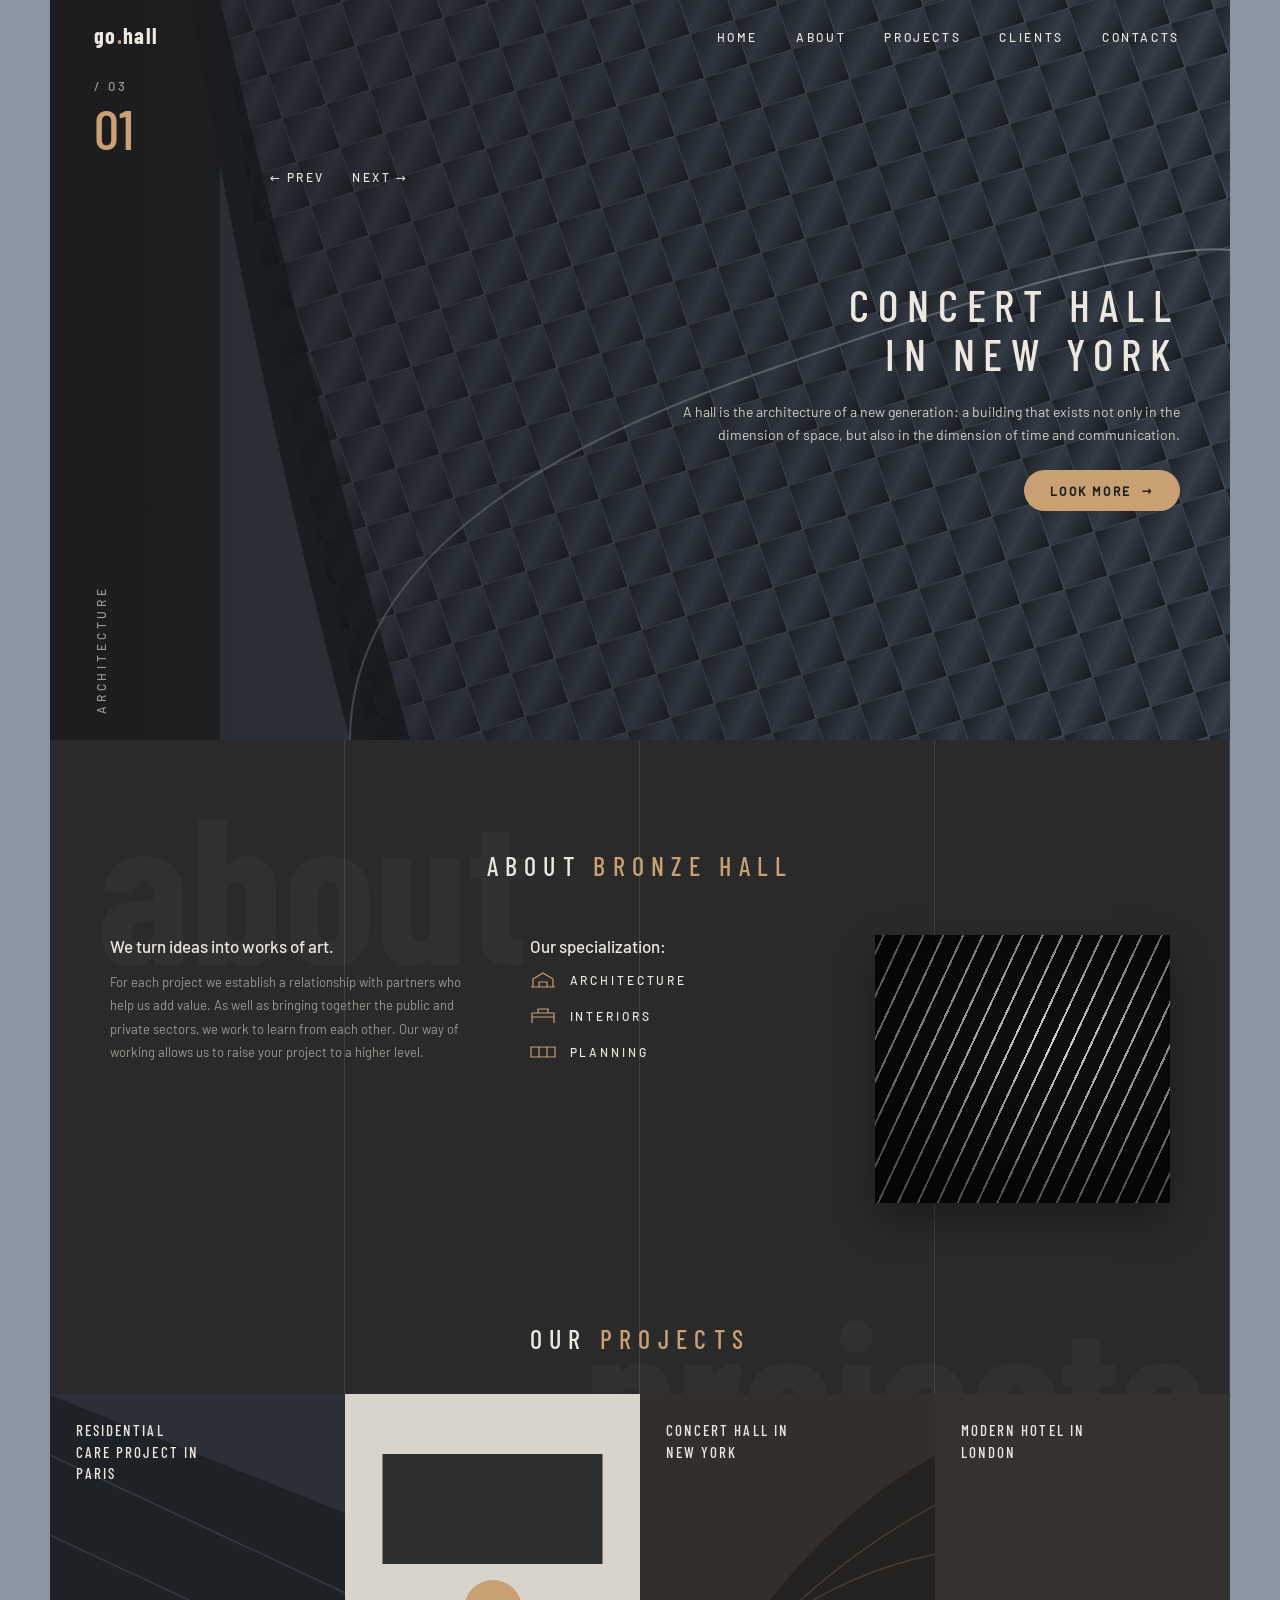
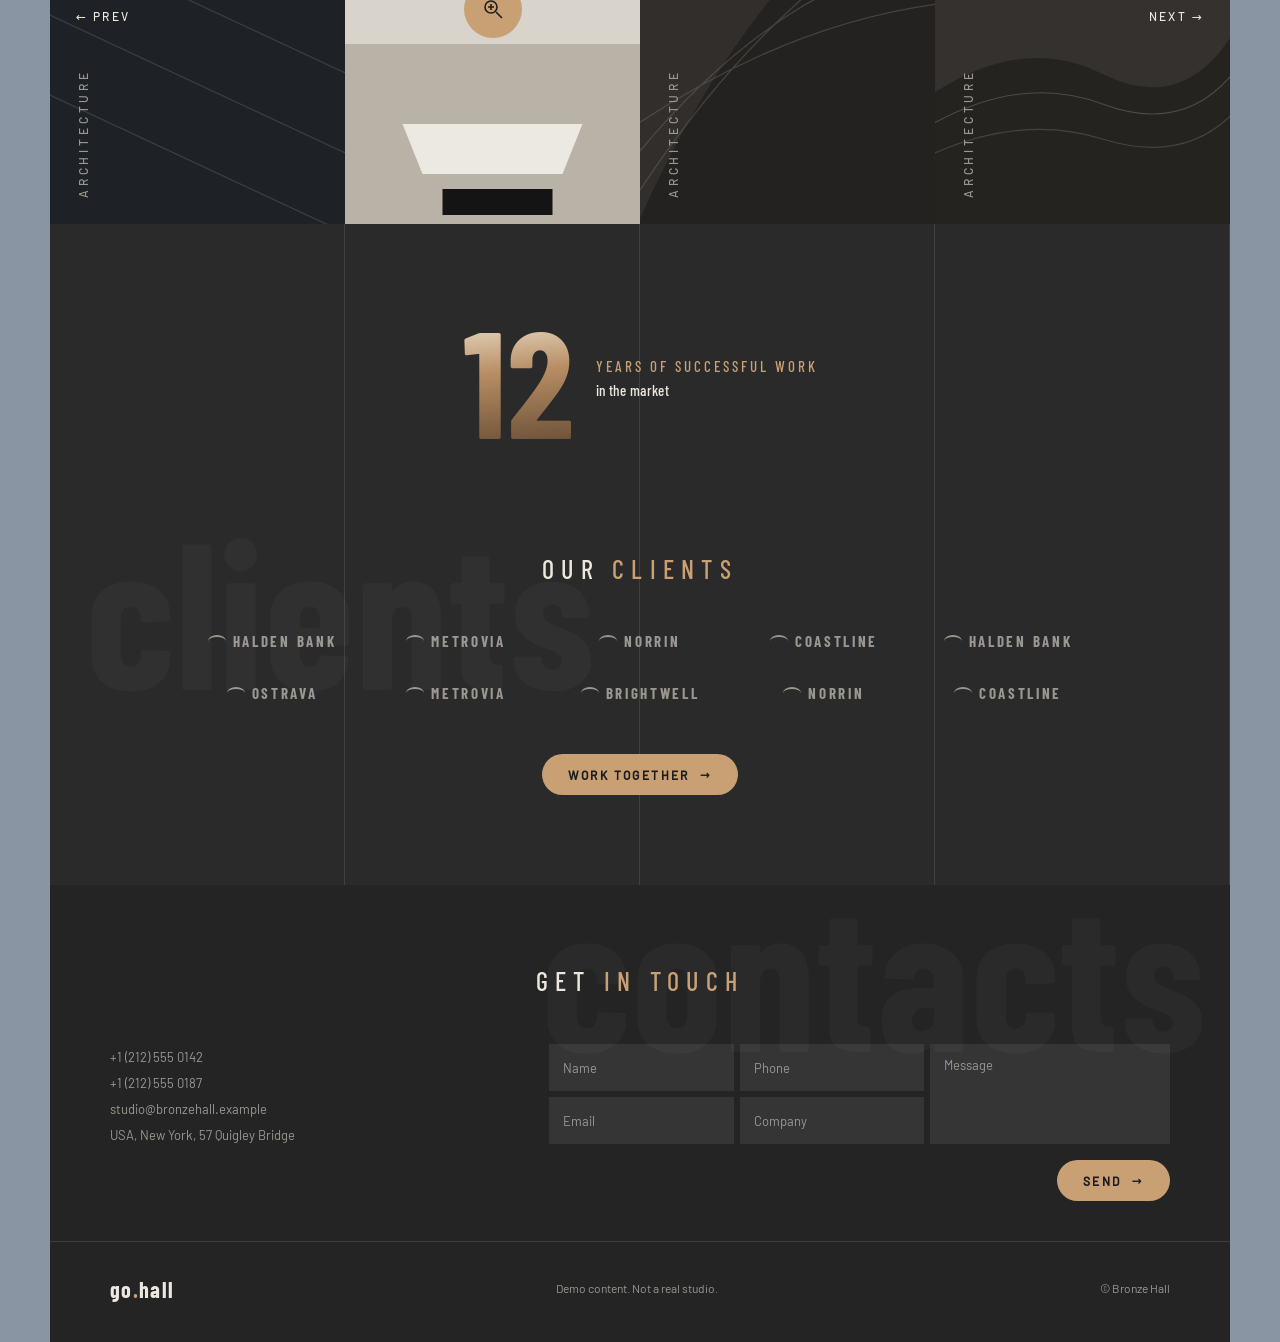
<file: designs/bronze-hall/index.html>
<!doctype html>
<html lang="en">
<head>
<meta charset="utf-8">
<meta name="viewport" content="width=device-width, initial-scale=1">
<title>Bronze Hall</title>
<style>
@font-face{font-family:'Barlow';font-weight:400;font-display:swap;src:url('../../fonts/Barlow-400.woff2') format('woff2');}
@font-face{font-family:'Barlow';font-weight:500;font-display:swap;src:url('../../fonts/Barlow-500.woff2') format('woff2');}
@font-face{font-family:'Barlow Condensed';font-weight:500;font-display:swap;src:url('../../fonts/BarlowCondensed-500.woff2') format('woff2');}
@font-face{font-family:'Barlow Condensed';font-weight:700;font-display:swap;src:url('../../fonts/BarlowCondensed-700.woff2') format('woff2');}

:root{
  --bg:#2a2a2b; --bg-2:#242425; --bg-3:#1d1d1e; --ink:#ece7df; --ink-soft:#9b9790;
  --bronze:#c8a074; --bronze-deep:#9a7650; --line:rgba(236,231,223,.12);
  --display:'Barlow Condensed','Arial Narrow',sans-serif; --body:'Barlow',system-ui,sans-serif;
  --ease:cubic-bezier(.16,1,.3,1);
}
*{box-sizing:border-box;margin:0}
body{background:#8a95a3;color:var(--ink);font:400 .9375rem/1.65 var(--body);-webkit-font-smoothing:antialiased}
a{color:inherit;text-decoration:none}
::selection{background:var(--bronze);color:#1d1d1e}
:focus-visible{outline:2px solid var(--bronze);outline-offset:3px}

.sheet{width:min(1180px,100%);margin:0 auto;background:var(--bg);position:relative;overflow:hidden}
/* faint vertical column guides that run the full page */
.sheet::before{content:"";position:absolute;inset:0;pointer-events:none;z-index:0;
  background:repeating-linear-gradient(90deg,transparent 0 calc(25% - 1px),var(--line) calc(25% - 1px) 25%)}
.sheet > *{position:relative;z-index:1}
.ghost{position:absolute;z-index:0!important;font:700 clamp(6rem,17vw,13rem)/1 var(--display);text-transform:lowercase;color:rgba(236,231,223,.035);pointer-events:none;user-select:none;white-space:nowrap}
.kicker-line{font:500 .8125rem var(--body);letter-spacing:.3em;text-transform:uppercase}
.section-title{font:500 clamp(1.25rem,2.4vw,1.625rem) var(--display);letter-spacing:.28em;text-transform:uppercase;text-align:center}
.section-title em{font-style:normal;color:var(--bronze)}

/* ---------- hero ---------- */
.hero{height:clamp(520px,62vw,740px);overflow:hidden;background:linear-gradient(180deg,#3f4957 0%,#36404c 40%,#2b2e33 100%)}
.hero__facade{position:absolute;inset:0;z-index:0}
.hero__shade{position:absolute;inset:0;background:linear-gradient(90deg,rgba(25,25,26,.62) 0%,rgba(25,25,26,.35) 55%,rgba(25,25,26,.15) 100%);z-index:1}
.rail{position:absolute;left:0;top:0;bottom:0;width:clamp(120px,14vw,170px);z-index:3;background:rgba(29,29,30,.92);padding:22px 0 0 clamp(22px,4vw,44px);display:flex;flex-direction:column;gap:22px}
.logo{font:700 1.375rem var(--display);letter-spacing:.06em}
.logo b{color:var(--bronze);font-weight:700}
.rail__no{font:500 clamp(2.5rem,5vw,3.5rem)/1 var(--display);color:var(--bronze);margin-top:8px}
.rail__no small{display:block;font:500 .8125rem var(--body);color:var(--ink-soft);letter-spacing:.2em;margin-bottom:6px}
.vert{writing-mode:vertical-rl;transform:rotate(180deg);font:500 .75rem var(--body);letter-spacing:.32em;text-transform:uppercase;color:var(--ink-soft)}
.rail .vert{margin-top:auto;margin-bottom:26px;align-self:flex-start}
.topnav{position:absolute;z-index:3;right:clamp(22px,4vw,50px);top:26px;display:flex;gap:clamp(18px,3vw,38px);font:500 .75rem var(--body);letter-spacing:.22em;text-transform:uppercase}
.topnav a{padding:4px 0;border-bottom:1px solid transparent;transition:border-color .3s var(--ease),color .3s}
.topnav a:hover{color:var(--bronze);border-color:var(--bronze)}
.hero__copy{position:absolute;z-index:3;right:clamp(22px,4vw,50px);top:38%;width:min(520px,58%);text-align:right}
.hero__copy h1{font:500 clamp(1.75rem,3.6vw,2.75rem)/1.1 var(--display);letter-spacing:.2em;text-transform:uppercase;margin-bottom:22px}
.hero__copy p{font-size:.875rem;color:#d3cec6;margin-bottom:24px}
.pager{position:absolute;z-index:3;left:clamp(150px,18vw,220px);top:170px;display:flex;gap:28px;font:500 .75rem var(--body);letter-spacing:.2em;text-transform:uppercase}

.pill{display:inline-flex;align-items:center;gap:10px;background:var(--bronze);color:#1d1d1e;font:700 .75rem var(--body);letter-spacing:.2em;text-transform:uppercase;padding:13px 26px;border-radius:999px;transition:background-color .3s var(--ease),transform .3s var(--ease)}
.pill:hover{background:#dab98f;transform:translateY(-2px)}
.pill::after{content:"\2192"}

/* ---------- about ---------- */
.about{padding:clamp(70px,9vw,110px) clamp(24px,5vw,60px) clamp(70px,9vw,110px);position:relative}
.about .ghost{left:4%;top:38px}
.about__grid{display:grid;grid-template-columns:1.25fr 1fr 1fr;gap:clamp(24px,4vw,56px);margin-top:54px;align-items:start}
.about h3{font:500 1.0625rem/1.3 var(--body);margin-bottom:14px}
.about p{font-size:.8125rem;color:var(--ink-soft);line-height:1.8}
.spec-list{list-style:none;padding:0;display:grid;gap:18px;margin-top:14px}
.spec-list li{display:flex;align-items:center;gap:14px;font:500 .75rem var(--body);letter-spacing:.24em;text-transform:uppercase}
.spec-list svg{width:26px;height:18px;stroke:var(--bronze);fill:none;stroke-width:1.2}
.about__art{aspect-ratio:1.1;background:repeating-linear-gradient(115deg,#0f0f10 0 7px,#d9d6cf 7px 9px,#0f0f10 9px 18px);box-shadow:0 18px 40px rgba(0,0,0,.35);position:relative;overflow:hidden}
.about__art::after{content:"";position:absolute;inset:0;background:radial-gradient(70% 60% at 60% 40%,transparent 0%,rgba(0,0,0,.65) 100%)}

/* ---------- projects ---------- */
.projects{position:relative;padding-top:10px}
.projects .section-title{padding-bottom:40px}
.projects .ghost{right:2%;top:-28px}
.panels{display:grid;grid-template-columns:repeat(4,1fr);height:clamp(300px,36vw,430px)}
.panel{position:relative;overflow:hidden;padding:26px clamp(14px,2vw,26px);display:flex;flex-direction:column;justify-content:space-between}
.panel h3{font:500 clamp(.8125rem,1.2vw,.9375rem)/1.45 var(--display);letter-spacing:.14em;text-transform:uppercase;position:relative;z-index:1;max-width:18ch}
.panel .vert{position:relative;z-index:1}
.panel svg{position:absolute;inset:0;width:100%;height:100%;transition:transform 1.1s var(--ease)}
.panel:hover svg{transform:scale(1.05)}
.panel__veil{position:absolute;inset:0;background:rgba(26,26,27,.45);transition:background-color .4s}
.panel:hover .panel__veil{background:rgba(26,26,27,.2)}
.panel__nav{position:absolute;z-index:1;font:500 .75rem var(--body);letter-spacing:.2em;text-transform:uppercase;top:50%}
.zoom{position:absolute;left:50%;top:50%;transform:translate(-50%,-50%);width:58px;height:58px;border-radius:50%;background:var(--bronze);z-index:2;display:grid;place-items:center}
.zoom svg{position:static;width:22px;height:22px;stroke:#1d1d1e;fill:none;stroke-width:1.6}
.panel:hover .zoom svg,.zoom svg{transform:none}

/* ---------- numbers ---------- */
.years{display:flex;justify-content:center;align-items:center;gap:22px;padding:clamp(60px,8vw,90px) 24px}
.years__num{font:700 clamp(6rem,15vw,9.5rem)/.85 var(--display);background:linear-gradient(175deg,#efe3cf 0%,#b78d63 45%,#6b5038 100%);-webkit-background-clip:text;background-clip:text;color:transparent}
.years__label{font:500 .9375rem/1.6 var(--display);letter-spacing:.03em}
.years__label em{font-style:normal;color:var(--bronze);display:block;font-size:.9375rem;letter-spacing:.2em;text-transform:uppercase}

/* ---------- clients ---------- */
.clients{padding:20px clamp(24px,5vw,60px) clamp(60px,8vw,90px);position:relative}
.clients .ghost{left:3%;top:-30px}
.logos{display:grid;grid-template-columns:repeat(5,1fr);gap:34px 20px;margin:48px auto 52px;max-width:900px}
.logos span{font:700 .9375rem var(--display);letter-spacing:.18em;text-transform:uppercase;color:var(--ink-soft);text-align:center;display:flex;align-items:center;justify-content:center;gap:7px}
.logos span::before{content:"";width:18px;height:10px;border-top:2px solid var(--ink-soft);border-radius:50% 50% 0 0}
.center{text-align:center}

/* ---------- contact ---------- */
.contact{padding:clamp(56px,7vw,80px) clamp(24px,5vw,60px) 40px;position:relative;background:var(--bg-2)}
.contact .ghost{right:2%;top:-20px}
.contact__grid{display:grid;grid-template-columns:1fr 1.6fr;gap:clamp(24px,4vw,60px);margin-top:48px;align-items:start}
.contact address{font-style:normal;font-size:.8125rem;line-height:2;color:var(--ink-soft)}
form{display:grid;grid-template-columns:1fr 1fr 1.3fr;grid-template-rows:auto auto;gap:6px}
form input,form textarea{background:#353536;border:0;color:var(--ink);font:400 .8125rem var(--body);padding:13px 14px;border-radius:0}
form textarea{grid-column:3;grid-row:1 / span 2;min-height:100px;resize:none}
form input::placeholder,form textarea::placeholder{color:var(--ink-soft)}
form .pill{grid-column:3;justify-self:end;border:0;margin-top:10px;cursor:pointer}
footer{display:flex;justify-content:space-between;align-items:center;padding:34px clamp(24px,5vw,60px) 40px;background:var(--bg-2);font-size:.75rem;color:var(--ink-soft);border-top:1px solid var(--line)}
footer .logo{color:var(--ink)}

@media (max-width:820px){
  .sheet::before{background:repeating-linear-gradient(90deg,transparent 0 calc(50% - 1px),var(--line) calc(50% - 1px) 50%)}
  .rail{width:92px;padding-left:18px}
  .topnav{display:none}
  .pager{display:none}
  .hero__copy{width:calc(100% - 130px);top:44%}
  .about__grid{grid-template-columns:1fr}
  .panels{grid-template-columns:repeat(2,1fr);height:auto}
  .panel{min-height:280px}
  .logos{grid-template-columns:repeat(2,1fr)}
  .contact__grid{grid-template-columns:1fr}
  form{grid-template-columns:1fr 1fr}
  form textarea,form .pill{grid-column:1 / -1;grid-row:auto}
}
@media (prefers-reduced-motion:reduce){*{transition:none!important}}
</style>
</head>
<body>
<div class="sheet">

  <header class="hero">
    <svg class="hero__facade" viewBox="0 0 1180 740" preserveAspectRatio="xMidYMid slice" aria-hidden="true">
      <defs>
        <linearGradient id="glass" x1="0" y1="0" x2="1" y2="1"><stop offset="0" stop-color="#1c2129"/><stop offset=".5" stop-color="#3a4452"/><stop offset="1" stop-color="#161a20"/></linearGradient>
        <pattern id="mullions" width="46" height="46" patternUnits="userSpaceOnUse" patternTransform="rotate(-18)"><rect width="46" height="46" fill="url(#glass)"/><path d="M0 0H46M0 0V46" stroke="#8c97a6" stroke-width="1.2" opacity=".55"/></pattern>
      </defs>
      <rect width="1180" height="740" fill="#3c4653"/>
      <path d="M170 0 H1180 V740 H320 Q230 420 170 0Z" fill="url(#mullions)"/>
      <path d="M170 0 Q260 380 360 740 H300 Q210 400 140 0Z" fill="#0f1215" opacity=".7"/>
      <path d="M300 740 Q300 520 690 380 T1180 250" fill="none" stroke="#b4bdc9" stroke-width="2" opacity=".5"/>
    </svg>
    <div class="hero__shade"></div>
    <aside class="rail">
      <a class="logo" href="#">go<b>.</b>hall</a>
      <div class="rail__no"><small>/ 03</small>01</div>
      <span class="vert">Architecture</span>
    </aside>
    <nav class="topnav" aria-label="Main"><a href="#">Home</a><a href="#about">About</a><a href="#projects">Projects</a><a href="#clients">Clients</a><a href="#contact">Contacts</a></nav>
    <div class="pager"><a href="#">&larr; Prev</a><a href="#">Next &rarr;</a></div>
    <div class="hero__copy">
      <h1>Concert Hall<br>in New York</h1>
      <p>A hall is the architecture of a new generation: a building that exists not only in the dimension of space, but also in the dimension of time and communication.</p>
      <a class="pill" href="#projects">Look more</a>
    </div>
  </header>

  <section class="about" id="about">
    <span class="ghost" aria-hidden="true">about</span>
    <h2 class="section-title">About <em>Bronze Hall</em></h2>
    <div class="about__grid">
      <div>
        <h3>We turn ideas into works of art.</h3>
        <p>For each project we establish a relationship with partners who help us add value. As well as bringing together the public and private sectors, we work to learn from each other. Our way of working allows us to raise your project to a higher level.</p>
      </div>
      <div>
        <h3>Our specialization:</h3>
        <ul class="spec-list">
          <li><svg viewBox="0 0 26 18"><path d="M1 16h24M3 16V8l10-6 10 6v8M9 16v-5h8v5"/></svg>Architecture</li>
          <li><svg viewBox="0 0 26 18"><path d="M2 16V6h22v10M2 10h22M8 6V2h10v4"/></svg>Interiors</li>
          <li><svg viewBox="0 0 26 18"><path d="M1 4h24v10H1zM9 4v10M17 4v10"/></svg>Planning</li>
        </ul>
      </div>
      <div class="about__art" role="img" aria-label="Abstract ribbed facade"></div>
    </div>
  </section>

  <section class="projects" id="projects">
    <span class="ghost" aria-hidden="true">projects</span>
    <h2 class="section-title">Our <em>Projects</em></h2>
    <div class="panels">
      <a class="panel" href="#">
        <svg viewBox="0 0 300 430" preserveAspectRatio="xMidYMid slice" aria-hidden="true"><rect width="300" height="430" fill="#3b4350"/><path d="M0 0 L300 120 V430 H0Z" fill="#232830"/><path d="M0 60 L300 200 M0 140 L300 280 M0 220 L300 360 M0 300 L300 440" stroke="#8b96a6" stroke-width="1.2" opacity=".5"/></svg>
        <div class="panel__veil"></div><h3>Residential care project in Paris</h3>
        <span class="panel__nav" style="left:26px">&larr; Prev</span><span class="vert">Architecture</span></a>
      <a class="panel" href="#">
        <svg viewBox="0 0 300 430" preserveAspectRatio="xMidYMid slice" aria-hidden="true"><rect width="300" height="430" fill="#d8d4cc"/><rect x="40" y="60" width="220" height="110" fill="#2d2f2f"/><rect x="0" y="250" width="300" height="180" fill="#b9b2a6"/><path d="M60 330 H240 L220 380 H80Z" fill="#ece9e2"/><rect x="100" y="395" width="110" height="26" fill="#141414"/></svg>
        <span class="zoom" aria-hidden="true"><svg viewBox="0 0 22 22"><circle cx="9" cy="9" r="6"/><path d="M14 14l6 6M9 6v6M6 9h6"/></svg></span><h3 class="visually-hidden">Lofts in Berlin</h3></a>
      <a class="panel" href="#">
        <svg viewBox="0 0 300 430" preserveAspectRatio="xMidYMid slice" aria-hidden="true"><rect width="300" height="430" fill="#45403a"/><path d="M0 430 Q120 160 300 60 V430Z" fill="#2c2924"/><path d="M0 400 Q130 200 300 110 M0 360 Q140 190 300 160 M0 330 Q150 230 300 210" fill="none" stroke="#b8ad9c" stroke-width="1.2" opacity=".45"/></svg>
        <div class="panel__veil"></div><h3>Concert hall in New York</h3><span class="vert">Architecture</span></a>
      <a class="panel" href="#">
        <svg viewBox="0 0 300 430" preserveAspectRatio="xMidYMid slice" aria-hidden="true"><rect width="300" height="430" fill="#4a453d"/><path d="M0 300 Q90 240 170 280 T300 240 V430 H0Z" fill="#2f2b25"/><path d="M0 330 Q90 280 170 310 T300 280" fill="none" stroke="#c4b9a6" stroke-width="1.2" opacity=".5"/><path d="M0 360 Q90 320 170 345 T300 320" fill="none" stroke="#c4b9a6" stroke-width="1.2" opacity=".4"/></svg>
        <div class="panel__veil"></div><h3>Modern hotel in London</h3><span class="panel__nav" style="right:26px">Next &rarr;</span><span class="vert">Architecture</span></a>
    </div>
  </section>

  <section class="years" aria-label="Experience">
    <span class="years__num">12</span>
    <p class="years__label"><em>Years of successful work</em>in the market</p>
  </section>

  <section class="clients" id="clients">
    <span class="ghost" aria-hidden="true">clients</span>
    <h2 class="section-title">Our <em>Clients</em></h2>
    <div class="logos" aria-label="Client names">
      <span>Halden Bank</span><span>Metrovia</span><span>Norrin</span><span>Coastline</span><span>Halden Bank</span>
      <span>Ostrava</span><span>Metrovia</span><span>Brightwell</span><span>Norrin</span><span>Coastline</span>
    </div>
    <div class="center"><a class="pill" href="#contact">Work together</a></div>
  </section>

  <section class="contact" id="contact">
    <span class="ghost" aria-hidden="true">contacts</span>
    <h2 class="section-title">Get <em>in touch</em></h2>
    <div class="contact__grid">
      <address>+1 (212) 555 0142<br>+1 (212) 555 0187<br>studio@bronzehall.example<br>USA, New York, 57 Quigley Bridge</address>
      <form onsubmit="return false">
        <input placeholder="Name" aria-label="Name"><input placeholder="Phone" aria-label="Phone">
        <textarea placeholder="Message" aria-label="Message"></textarea>
        <input placeholder="Email" aria-label="Email"><input placeholder="Company" aria-label="Company">
        <button class="pill" type="submit">Send</button>
      </form>
    </div>
  </section>
  <footer><a class="logo" href="#">go<b>.</b>hall</a><span>Demo content. Not a real studio.</span><span>&copy; Bronze Hall</span></footer>
</div>
<style>.visually-hidden{position:absolute;width:1px;height:1px;overflow:hidden;clip-path:inset(50%);white-space:nowrap}</style>
</body>
</html>
</file>
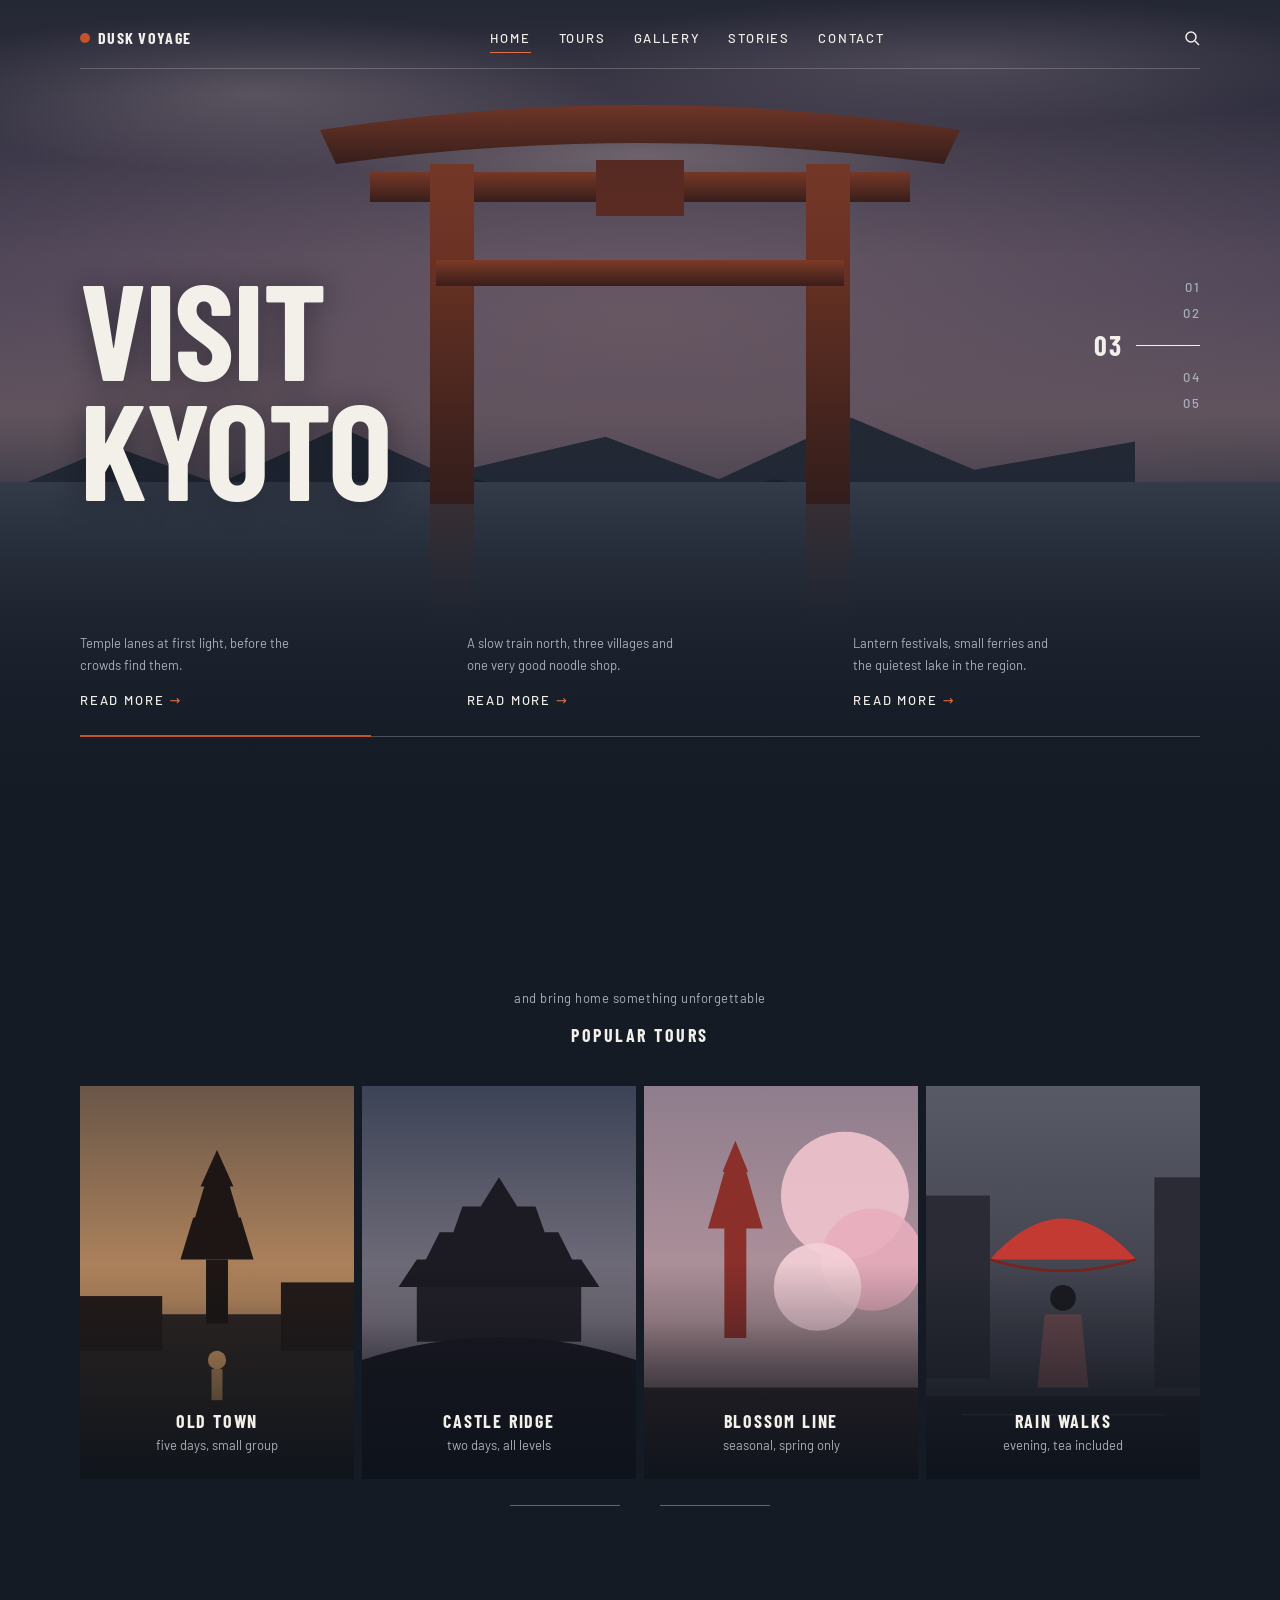
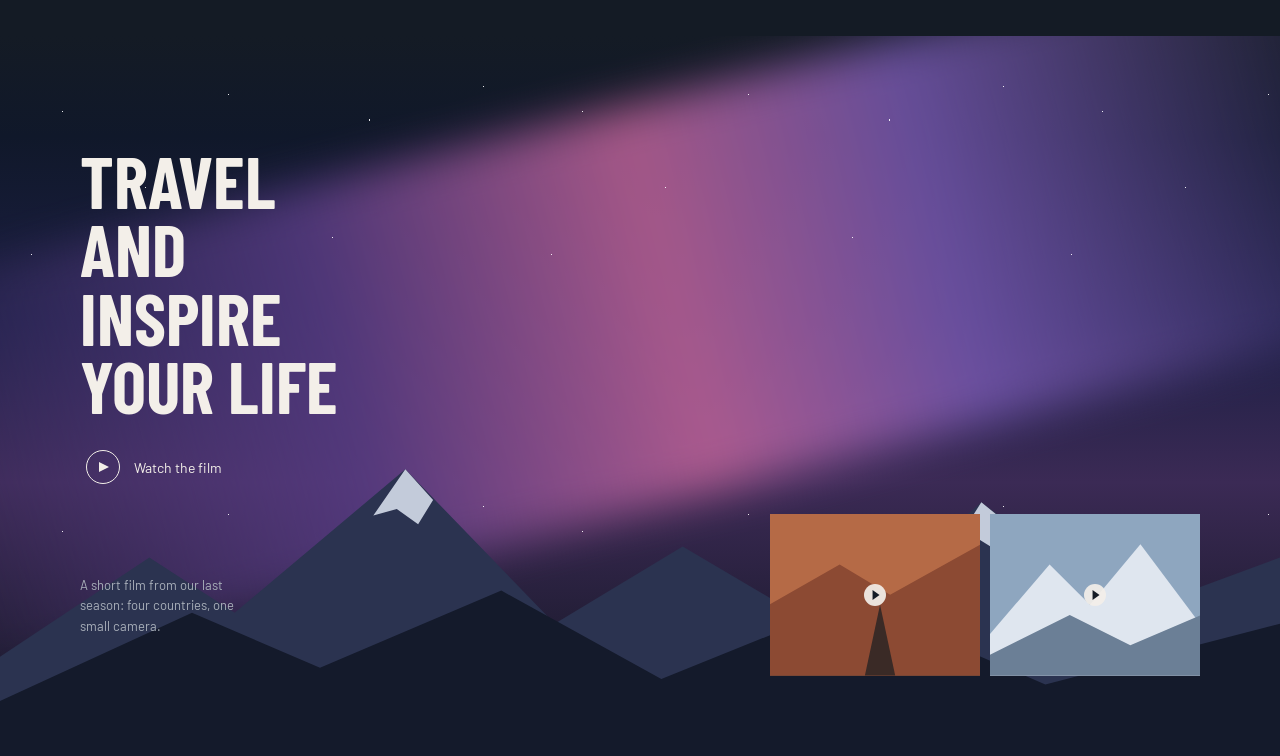
<file: designs/dusk-voyage/index.html>
<!doctype html>
<html lang="en">
<head>
<meta charset="utf-8">
<meta name="viewport" content="width=device-width, initial-scale=1">
<title>Dusk Voyage</title>
<style>
@font-face{font-family:'Barlow';font-weight:400;font-display:swap;src:url('../../fonts/Barlow-400.woff2') format('woff2');}
@font-face{font-family:'Barlow';font-weight:500;font-display:swap;src:url('../../fonts/Barlow-500.woff2') format('woff2');}
@font-face{font-family:'Barlow Condensed';font-weight:500;font-display:swap;src:url('../../fonts/BarlowCondensed-500.woff2') format('woff2');}
@font-face{font-family:'Barlow Condensed';font-weight:700;font-display:swap;src:url('../../fonts/BarlowCondensed-700.woff2') format('woff2');}

:root{
  --bg:#141b25; --bg-deep:#0d131b; --ink:#f3efe9; --ink-soft:#a9b0ba;
  --rust:#c4532b; --rust-hot:#e0703f;
  --display:'Barlow Condensed','Arial Narrow',sans-serif; --body:'Barlow',system-ui,sans-serif;
  --wrap:min(1120px, calc(100% - 48px));
}
*{box-sizing:border-box;margin:0}
html{scroll-behavior:smooth}
body{background:var(--bg);color:var(--ink);font:400 1rem/1.55 var(--body);-webkit-font-smoothing:antialiased}
a{color:inherit;text-decoration:none}
::selection{background:var(--rust);color:#fff}
:focus-visible{outline:2px solid var(--rust-hot);outline-offset:3px}

/* ---------- hero ---------- */
.hero{position:relative;min-height:min(100vh,860px);overflow:hidden;isolation:isolate}
.hero__sky{position:absolute;inset:0;z-index:-4;
  background:
    radial-gradient(120% 60% at 50% 38%, #6b5a66 0%, transparent 60%),
    linear-gradient(180deg,#2a2b3a 0%,#4b4358 34%,#6a5a64 48%,#2d3340 62%,#1a212c 80%,var(--bg) 100%)}
.hero__cloud{position:absolute;inset:0 0 40% 0;z-index:-3;opacity:.55;
  background:
    radial-gradient(40% 22% at 20% 18%,#8b7c86 0%,transparent 70%),
    radial-gradient(45% 18% at 75% 12%,#7a6e7c 0%,transparent 70%),
    radial-gradient(35% 14% at 50% 30%,#9a8a8c 0%,transparent 70%)}
.hero__hills{position:absolute;left:0;right:0;top:42%;height:22%;z-index:-2}
.hero__water{position:absolute;left:0;right:0;top:56%;bottom:0;z-index:-2;
  background:linear-gradient(180deg,#3a4150 0%,#232a36 45%,var(--bg) 100%)}
.hero__gate{position:absolute;left:50%;top:7%;width:min(62vw,720px);transform:translateX(-50%);z-index:-1}
.hero__fade{position:absolute;inset:0;z-index:0;background:linear-gradient(180deg,rgba(20,27,37,.25) 0%,transparent 30%,rgba(20,27,37,.15) 55%,var(--bg) 96%)}

.nav{width:var(--wrap);margin:0 auto;padding:22px 0 14px;display:flex;align-items:center;justify-content:space-between;border-bottom:1px solid rgba(243,239,233,.22);position:relative;z-index:2}
.logo{display:flex;align-items:center;gap:8px;font:700 1rem var(--display);letter-spacing:.08em;text-transform:uppercase}
.logo i{width:10px;height:10px;border-radius:50%;background:var(--rust)}
.nav ul{list-style:none;padding:0;display:flex;gap:28px;font:500 .8125rem var(--body);letter-spacing:.14em;text-transform:uppercase}
.nav a{padding:6px 0;border-bottom:1px solid transparent;transition:border-color .3s cubic-bezier(.16,1,.3,1)}
.nav a:hover,.nav a[aria-current]{border-color:var(--rust-hot)}
.nav svg{width:16px;height:16px;stroke:var(--ink);fill:none;stroke-width:1.5}

.hero__body{width:var(--wrap);margin:0 auto;position:relative;z-index:2;padding-top:clamp(120px,22vh,200px)}
h1{font:700 clamp(4rem,11vw,8.5rem)/.88 var(--display);text-transform:uppercase;letter-spacing:-.01em;text-shadow:0 2px 30px rgba(10,14,20,.45)}
.counter{position:absolute;right:0;top:clamp(130px,24vh,210px);display:flex;flex-direction:column;align-items:flex-end;gap:10px;font:500 .8125rem var(--body);color:var(--ink-soft);letter-spacing:.1em}
.counter b{font:700 1.75rem/1 var(--display);color:var(--ink);display:flex;align-items:center;gap:14px}
.counter b::after{content:"";width:64px;height:1px;background:var(--ink)}
.teasers{margin-top:clamp(60px,14vh,150px);display:grid;grid-template-columns:repeat(3,1fr);gap:40px;padding:0 0 26px;position:relative}
.teasers::after{content:"";position:absolute;left:0;right:0;bottom:0;height:1px;background:rgba(243,239,233,.25)}
.teasers::before{content:"";position:absolute;left:0;width:26%;bottom:0;height:2px;background:var(--rust);z-index:1}
.teaser p{font-size:.8125rem;line-height:1.7;color:var(--ink-soft);max-width:30ch;margin-bottom:10px}
.more{font:500 .8125rem var(--body);letter-spacing:.14em;text-transform:uppercase}
.more::after{content:" \2192";color:var(--rust-hot);transition:margin .3s cubic-bezier(.16,1,.3,1)}
.more:hover::after{margin-left:6px}

/* ---------- tours ---------- */
.tours{width:var(--wrap);margin:0 auto;padding:clamp(70px,12vw,130px) 0}
.tours__head{text-align:center;margin-bottom:40px}
.tours__head small{display:block;font:400 .8125rem var(--body);letter-spacing:.04em;color:var(--ink-soft);margin-bottom:18px}
.tours__head h2{font:700 1.125rem var(--display);letter-spacing:.14em;text-transform:uppercase}
.cards{display:grid;grid-template-columns:repeat(4,1fr);gap:8px}
.card{position:relative;aspect-ratio:3/4.3;overflow:hidden;display:block}
.card svg{position:absolute;inset:0;width:100%;height:100%;transition:transform .9s cubic-bezier(.16,1,.3,1)}
.card:hover svg{transform:scale(1.05)}
.card::after{content:"";position:absolute;inset:0;background:linear-gradient(180deg,transparent 45%,rgba(13,19,27,.92) 100%)}
.card__text{position:absolute;left:0;right:0;bottom:22px;text-align:center;z-index:1}
.card__text b{display:block;font:700 1.125rem var(--display);letter-spacing:.1em;text-transform:uppercase}
.card__text span{font-size:.8125rem;color:var(--ink-soft)}
.pager{display:flex;justify-content:center;gap:40px;margin-top:26px}
.pager i{display:block;width:110px;height:1px;background:rgba(243,239,233,.35)}

/* ---------- night ---------- */
.night{position:relative;min-height:clamp(560px,80vh,760px);overflow:hidden;isolation:isolate;display:flex;align-items:flex-start}
.night__sky{position:absolute;inset:0;z-index:-3;background:
  linear-gradient(180deg,var(--bg) 0%,#10182a 14%,#1c1f44 40%,#3b2a55 62%,#0d131b 100%)}
.night__stars{position:absolute;inset:0;z-index:-2;opacity:.9;
  background-image:
    radial-gradient(1.2px 1.2px at 12% 18%,#fff 50%,transparent 51%),
    radial-gradient(1px 1px at 28% 36%,#fff 50%,transparent 51%),
    radial-gradient(1.4px 1.4px at 44% 14%,#fff 50%,transparent 51%),
    radial-gradient(1px 1px at 58% 30%,#fff 50%,transparent 51%),
    radial-gradient(1.3px 1.3px at 71% 20%,#fff 50%,transparent 51%),
    radial-gradient(1px 1px at 86% 40%,#fff 50%,transparent 51%),
    radial-gradient(1px 1px at 93% 12%,#fff 50%,transparent 51%),
    radial-gradient(1.2px 1.2px at 6% 52%,#fff 50%,transparent 51%),
    radial-gradient(1px 1px at 38% 55%,#fff 50%,transparent 51%),
    radial-gradient(1px 1px at 64% 48%,#fff 50%,transparent 51%);
  background-size:520px 420px}
.night__galaxy{position:absolute;left:-10%;right:-10%;top:10%;height:55%;z-index:-2;transform:rotate(-14deg);filter:blur(22px);opacity:.8;
  background:linear-gradient(90deg,transparent 0%,#5a3d86 30%,#c9679d 52%,#7b5bb5 70%,transparent 100%)}
.night__peaks{position:absolute;left:0;right:0;bottom:0;height:46%;z-index:-1;width:100%}
.night__inner{width:var(--wrap);margin:0 auto;padding-top:clamp(60px,9vw,110px);position:relative;min-height:inherit}
h2.big{font:700 clamp(2.75rem,6vw,4.5rem)/.95 var(--display);text-transform:uppercase;max-width:9ch}
.play{display:inline-flex;align-items:center;gap:14px;margin-top:30px;font-size:.875rem;color:var(--ink);cursor:pointer;background:none;border:0;font-family:var(--body)}
.play span{width:34px;height:34px;border:1px solid var(--ink);border-radius:50%;display:grid;place-items:center;transition:background-color .3s,border-color .3s}
.play:hover span{background:var(--rust);border-color:var(--rust)}
.play svg{width:10px;height:10px;fill:var(--ink);margin-left:2px}
.note{font-size:.8125rem;color:var(--ink-soft);max-width:26ch;margin-top:clamp(40px,8vw,90px)}
.thumbs{position:absolute;right:0;bottom:clamp(30px,7vw,80px);display:flex;gap:10px}
.thumb{width:clamp(130px,19vw,210px);aspect-ratio:1.3;position:relative;overflow:hidden}
.thumb svg{width:100%;height:100%;display:block}
.thumb::after{content:"";position:absolute;left:50%;top:50%;width:22px;height:22px;transform:translate(-50%,-50%);border-radius:50%;background:rgba(243,239,233,.92)}
.thumb::before{content:"";position:absolute;left:50%;top:50%;z-index:1;transform:translate(-35%,-50%);border-left:7px solid var(--bg);border-top:5px solid transparent;border-bottom:5px solid transparent}

@media (max-width:820px){
  .nav ul{display:none}
  .counter{display:none}
  .teasers{grid-template-columns:1fr;gap:22px}
  .cards{grid-template-columns:repeat(2,1fr)}
  .thumbs{position:static;margin-top:30px}
  .night__inner{padding-bottom:40px}
}
@media (prefers-reduced-motion:reduce){*{transition:none!important}}
</style>
</head>
<body>

<header class="hero">
  <div class="hero__sky"></div>
  <div class="hero__cloud"></div>
  <svg class="hero__hills" viewBox="0 0 1200 200" preserveAspectRatio="none" aria-hidden="true">
    <path d="M0 140 L120 90 L230 130 L360 70 L470 120 L640 80 L760 125 L900 60 L1030 115 L1200 85 V200 H0Z" fill="#242a37"/>
    <path d="M0 170 L160 130 L300 160 L480 120 L650 158 L820 125 L1000 160 L1200 130 V200 H0Z" fill="#1a202b"/>
  </svg>
  <div class="hero__water"></div>
  <svg class="hero__gate" viewBox="0 0 720 560" aria-hidden="true">
    <defs><linearGradient id="wood" x1="0" y1="0" x2="0" y2="1"><stop offset="0" stop-color="#7d3a27"/><stop offset="1" stop-color="#3a1e1a"/></linearGradient>
    <linearGradient id="refl" x1="0" y1="0" x2="0" y2="1"><stop offset="0" stop-color="#4a2a26" stop-opacity=".55"/><stop offset="1" stop-color="#4a2a26" stop-opacity="0"/></linearGradient></defs>
    <path d="M40 70 Q360 20 680 70 L664 104 Q360 62 56 104Z" fill="url(#wood)"/>
    <path d="M90 112 H630 V142 H90Z" fill="url(#wood)"/>
    <rect x="316" y="100" width="88" height="56" fill="#5d2c22"/>
    <rect x="150" y="104" width="44" height="340" fill="url(#wood)"/>
    <rect x="526" y="104" width="44" height="340" fill="url(#wood)"/>
    <rect x="156" y="200" width="408" height="26" fill="url(#wood)"/>
    <rect x="150" y="444" width="44" height="116" fill="url(#refl)"/>
    <rect x="526" y="444" width="44" height="116" fill="url(#refl)"/>
  </svg>
  <div class="hero__fade"></div>

  <nav class="nav" aria-label="Main">
    <a class="logo" href="#"><i></i>Dusk Voyage</a>
    <ul>
      <li><a href="#" aria-current="page">Home</a></li>
      <li><a href="#tours">Tours</a></li>
      <li><a href="#">Gallery</a></li>
      <li><a href="#">Stories</a></li>
      <li><a href="#">Contact</a></li>
    </ul>
    <svg viewBox="0 0 16 16" aria-label="Search"><circle cx="7" cy="7" r="5"/><path d="M11 11l4 4"/></svg>
  </nav>

  <div class="hero__body">
    <h1>Visit<br>Kyoto</h1>
    <div class="counter" aria-hidden="true"><span>01</span><span>02</span><b>03</b><span>04</span><span>05</span></div>
    <div class="teasers">
      <div class="teaser"><p>Temple lanes at first light, before the crowds find them.</p><a class="more" href="#">Read more</a></div>
      <div class="teaser"><p>A slow train north, three villages and one very good noodle shop.</p><a class="more" href="#">Read more</a></div>
      <div class="teaser"><p>Lantern festivals, small ferries and the quietest lake in the region.</p><a class="more" href="#">Read more</a></div>
    </div>
  </div>
</header>

<section class="tours" id="tours">
  <div class="tours__head"><small>and bring home something unforgettable</small><h2>Popular tours</h2></div>
  <div class="cards">
    <a class="card" href="#"><svg viewBox="0 0 300 430" preserveAspectRatio="xMidYMid slice" aria-hidden="true">
      <defs><linearGradient id="c1" x1="0" y1="0" x2="0" y2="1"><stop offset="0" stop-color="#6a5648"/><stop offset=".55" stop-color="#b98a5f"/><stop offset="1" stop-color="#3a2a26"/></linearGradient></defs>
      <rect width="300" height="430" fill="url(#c1)"/>
      <path d="M0 250 H300 V430 H0Z" fill="#2f2622"/>
      <path d="M150 70 l-18 40 h36z M136 110 h28 l10 34 h-48z M124 144 h52 l14 46 h-80z" fill="#1d1614"/>
      <rect x="138" y="190" width="24" height="70" fill="#1d1614"/>
      <rect x="0" y="230" width="90" height="60" fill="#241b18"/><rect x="220" y="215" width="80" height="75" fill="#241b18"/>
      <circle cx="150" cy="300" r="10" fill="#d9a066"/><rect x="144" y="310" width="12" height="34" fill="#d9a066" opacity=".85"/></svg>
      <div class="card__text"><b>Old Town</b><span>five days, small group</span></div></a>
    <a class="card" href="#"><svg viewBox="0 0 300 430" preserveAspectRatio="xMidYMid slice" aria-hidden="true">
      <defs><linearGradient id="c2" x1="0" y1="0" x2="0" y2="1"><stop offset="0" stop-color="#3c4356"/><stop offset=".6" stop-color="#7d7682"/><stop offset="1" stop-color="#27222a"/></linearGradient></defs>
      <rect width="300" height="430" fill="url(#c2)"/>
      <path d="M40 220 H260 L240 190 H60Z M70 190 H230 L215 160 H85Z M100 160 H200 L190 132 H110Z M130 132 H170 L150 100Z" fill="#1c1a22"/>
      <rect x="60" y="220" width="180" height="60" fill="#221f27"/>
      <path d="M0 300 Q150 250 300 300 V430 H0Z" fill="#191720"/></svg>
      <div class="card__text"><b>Castle Ridge</b><span>two days, all levels</span></div></a>
    <a class="card" href="#"><svg viewBox="0 0 300 430" preserveAspectRatio="xMidYMid slice" aria-hidden="true">
      <defs><linearGradient id="c3" x1="0" y1="0" x2="0" y2="1"><stop offset="0" stop-color="#8f7d8d"/><stop offset=".6" stop-color="#b4959c"/><stop offset="1" stop-color="#3a2b32"/></linearGradient></defs>
      <rect width="300" height="430" fill="url(#c3)"/>
      <circle cx="220" cy="120" r="70" fill="#f0c5cf" opacity=".9"/><circle cx="250" cy="190" r="56" fill="#e8adbd" opacity=".9"/><circle cx="190" cy="220" r="48" fill="#f4d0d8" opacity=".9"/>
      <path d="M100 60 l-14 34 h28z M88 94 h24 l8 28 h-40z M80 122 h40 l10 34 h-60z M88 156 h24 v120 h-24z" fill="#8a2f2a"/>
      <path d="M0 330 H300 V430 H0Z" fill="#33262b"/></svg>
      <div class="card__text"><b>Blossom Line</b><span>seasonal, spring only</span></div></a>
    <a class="card" href="#"><svg viewBox="0 0 300 430" preserveAspectRatio="xMidYMid slice" aria-hidden="true">
      <defs><linearGradient id="c4" x1="0" y1="0" x2="0" y2="1"><stop offset="0" stop-color="#585a66"/><stop offset=".7" stop-color="#3a3b46"/><stop offset="1" stop-color="#1a1b22"/></linearGradient></defs>
      <rect width="300" height="430" fill="url(#c4)"/>
      <rect x="0" y="120" width="70" height="200" fill="#2a2b34"/><rect x="250" y="100" width="50" height="230" fill="#2a2b34"/>
      <path d="M70 190 Q150 100 230 190Z" fill="#c33a32"/><path d="M70 190 Q150 215 230 190" fill="none" stroke="#7d221e" stroke-width="3"/>
      <circle cx="150" cy="232" r="14" fill="#1b1a20"/><path d="M122 330 L130 250 H170 L178 330Z" fill="#6b4a4f"/>
      <path d="M0 340 H300 V430 H0Z" fill="#23232b"/><path d="M40 360 H260" stroke="#7a7d8e" stroke-width="1" opacity=".5"/></svg>
      <div class="card__text"><b>Rain Walks</b><span>evening, tea included</span></div></a>
  </div>
  <div class="pager" aria-hidden="true"><i></i><i></i></div>
</section>

<section class="night">
  <div class="night__sky"></div><div class="night__galaxy"></div><div class="night__stars"></div>
  <svg class="night__peaks" viewBox="0 0 1200 300" preserveAspectRatio="none" aria-hidden="true">
    <path d="M0 210 L140 120 L220 170 L380 40 L520 180 L640 110 L780 190 L920 70 L1060 170 L1200 120 V300 H0Z" fill="#2b3350"/>
    <path d="M0 250 L180 170 L300 220 L470 150 L620 230 L800 160 L980 235 L1200 180 V300 H0Z" fill="#141a2b"/>
    <path d="M380 40 L350 82 L372 76 L392 90 L406 68Z M920 70 L895 108 L915 102 L935 114 L948 92Z" fill="#dfe6f2" opacity=".85"/>
  </svg>
  <div class="night__inner">
    <h2 class="big">Travel and inspire your life</h2>
    <button class="play" type="button"><span><svg viewBox="0 0 10 10"><path d="M0 0l10 5-10 5z"/></svg></span>Watch the film</button>
    <p class="note">A short film from our last season: four countries, one small camera.</p>
    <div class="thumbs" aria-hidden="true">
      <div class="thumb"><svg viewBox="0 0 210 160" preserveAspectRatio="xMidYMid slice"><rect width="210" height="160" fill="#b56a46"/><path d="M0 90 L70 50 L120 80 L210 30 V160 H0Z" fill="#8c4a33"/><path d="M95 160 L110 90 L125 160Z" fill="#3a2a26"/></svg></div>
      <div class="thumb"><svg viewBox="0 0 210 160" preserveAspectRatio="xMidYMid slice"><rect width="210" height="160" fill="#8ea6bf"/><path d="M0 120 L60 50 L100 90 L150 30 L210 110 V160 H0Z" fill="#dfe6ef"/><path d="M0 140 L80 100 L140 130 L210 100 V160 H0Z" fill="#6b7f96"/></svg></div>
    </div>
  </div>
</section>

</body>
</html>
</file>
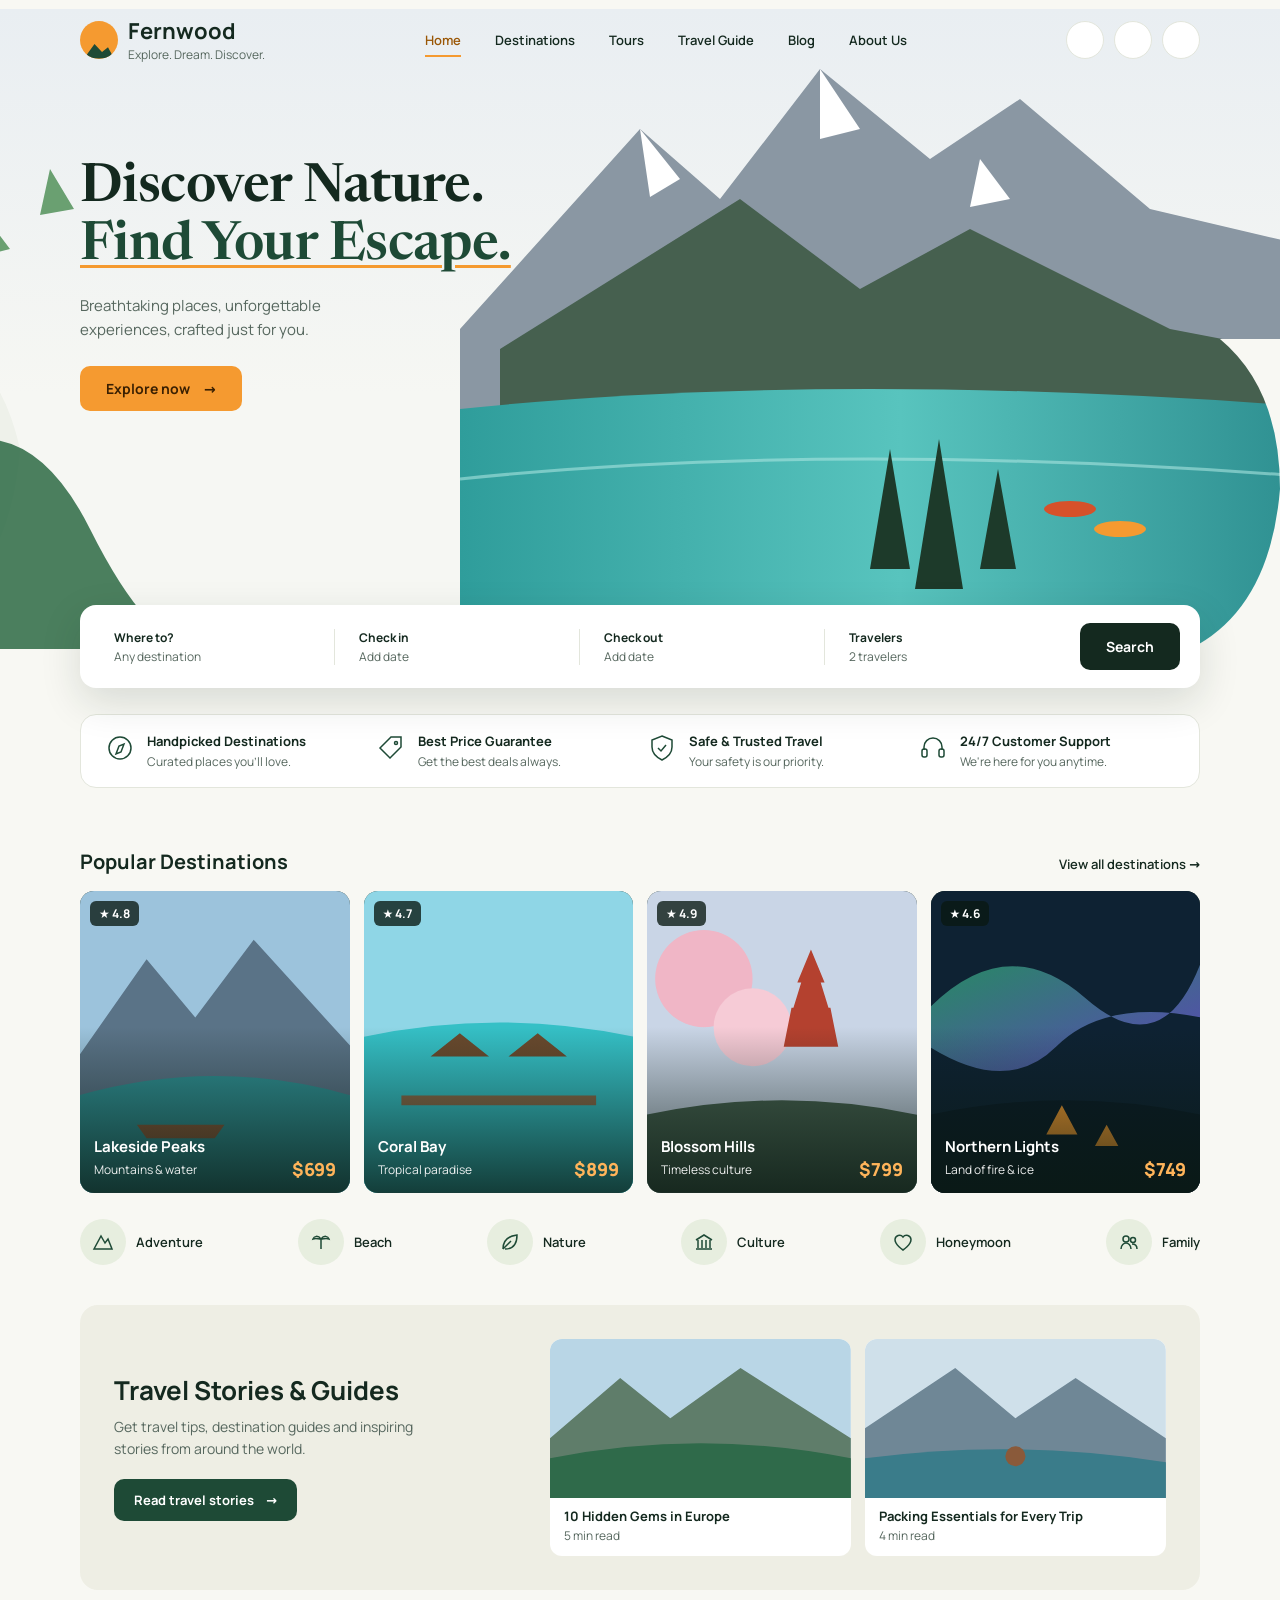
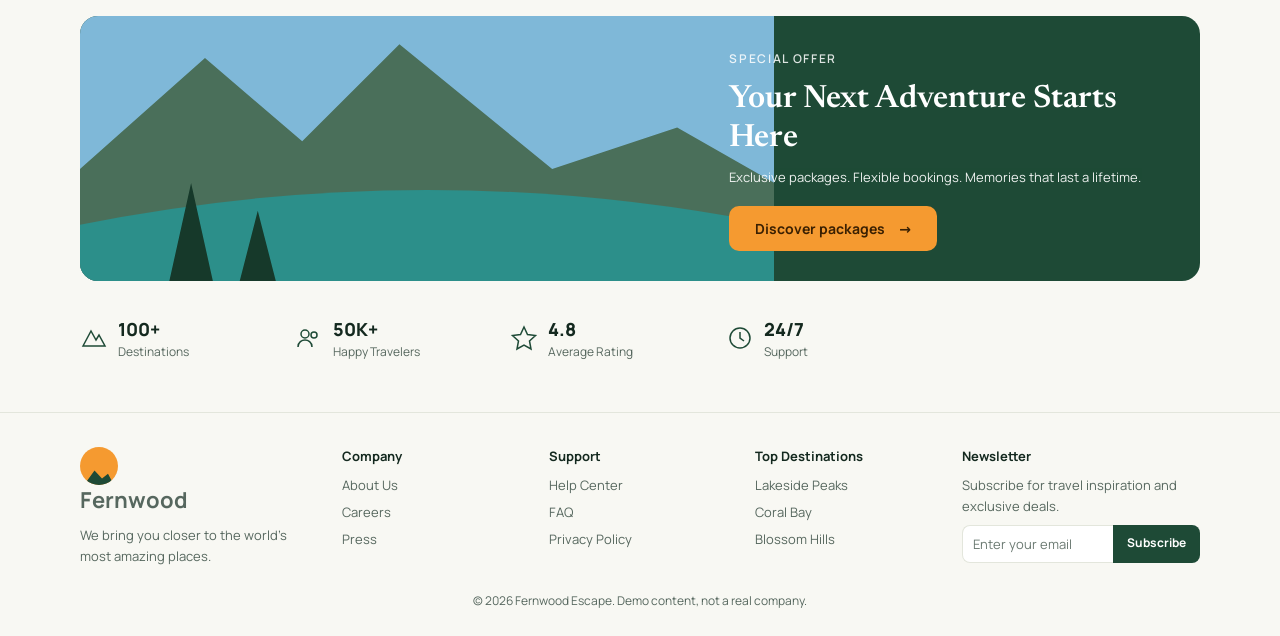
<file: designs/fernwood-escape/index.html>
<!doctype html>
<html lang="en">
<head>
<meta charset="utf-8">
<meta name="viewport" content="width=device-width, initial-scale=1">
<title>Fernwood Escape</title>
<link rel="stylesheet" href="../_shared/fonts.css">
<style>
@font-face{font-family:'Newsreader';font-weight:400 600;font-display:swap;src:url('../../fonts/Newsreader-normal-400-600.woff2') format('woff2')}
:root{--bg:#f8f8f3;--card:#fff;--ink:#14291f;--soft:#56675e;--green:#1e4a36;--green-2:#2a5e45;--orange:#f59a30;--orange-ink:#3a2002;--line:#e3e6dc;--sand:#eeeee4;--serif:'Newsreader',Georgia,serif;--sans:'Manrope',system-ui,sans-serif;--wrap:min(1120px,calc(100% - 48px));--ease:cubic-bezier(.16,1,.3,1)}
*{box-sizing:border-box;margin:0}
body{background:var(--bg);color:var(--ink);font:400 .9375rem/1.6 var(--sans);-webkit-font-smoothing:antialiased}
a{color:inherit;text-decoration:none}
::selection{background:var(--orange);color:var(--orange-ink)}
:focus-visible{outline:2px solid var(--green);outline-offset:3px}
.wrap{width:var(--wrap);margin:0 auto;position:relative}

.top{width:var(--wrap);margin:0 auto;padding:16px 0;display:flex;align-items:center;justify-content:space-between;position:relative;z-index:3}
.logo{display:flex;align-items:center;gap:10px;font:700 1.375rem var(--sans)}
.logo i{width:38px;height:38px;border-radius:50%;background:var(--orange);position:relative;overflow:hidden;display:block}
.logo i::after{content:"";position:absolute;left:4px;right:4px;bottom:0;height:16px;background:var(--green);clip-path:polygon(0 100%,35% 10%,60% 60%,80% 30%,100% 100%)}
.logo small{display:block;font:400 .75rem var(--sans);color:var(--soft)}
.top ul{list-style:none;padding:0;display:flex;gap:clamp(18px,3vw,34px);font:600 .8125rem var(--sans)}
.top ul a{padding:6px 0;border-bottom:2px solid transparent;transition:border-color .3s var(--ease)}
.top ul a:hover,.top ul a[aria-current]{border-color:var(--orange);color:#c4700a}
.top ul a[aria-current]{color:#9a5706}
.icons{display:flex;gap:10px}
.icons i{width:38px;height:38px;border-radius:50%;background:var(--card);border:1px solid var(--line);display:block}

.hero{position:relative;height:clamp(520px,62vw,640px);margin-top:-70px;isolation:isolate}
.hero__art{position:absolute;inset:0;z-index:-1;width:100%;height:100%}
.hero__copy{position:absolute;left:max(24px,calc((100% - 1120px)/2));top:150px;max-width:480px}
.hero__copy h1{font:600 clamp(2.25rem,5vw,3.375rem)/1.08 var(--serif);letter-spacing:-.01em}
.hero__copy h1 em{font-style:normal;color:var(--green);text-decoration:underline;text-decoration-color:var(--orange);text-decoration-thickness:3px;text-underline-offset:6px}
.hero__copy p{margin:18px 0 24px;color:var(--soft);max-width:30ch}
.btn-o{display:inline-flex;align-items:center;gap:14px;background:var(--orange);color:var(--orange-ink);font:700 .875rem var(--sans);padding:13px 26px;border-radius:10px;transition:transform .3s var(--ease),background-color .3s}
.btn-o:hover{transform:translateY(-2px);background:#ffab4d}
.btn-o::after{content:"\2192"}

.search{width:var(--wrap);margin:-44px auto 0;position:relative;z-index:2;background:var(--card);border-radius:16px;box-shadow:0 14px 40px rgba(20,41,31,.14);padding:18px 20px;display:grid;grid-template-columns:repeat(4,1fr) auto;gap:10px;align-items:center}
.search label{display:block;padding:0 14px;border-right:1px solid var(--line);font:700 .75rem var(--sans)}
.search label span{display:block;font-weight:400;color:var(--soft);margin-top:2px}
.search label:nth-child(4){border-right:0}
.go{background:var(--ink);color:#fff;border:0;border-radius:10px;padding:14px 26px;font:700 .875rem var(--sans);cursor:pointer;transition:background-color .3s}
.go:hover{background:var(--green-2)}
.trust{width:var(--wrap);margin:26px auto 0;background:var(--card);border-radius:16px;border:1px solid var(--line);display:grid;grid-template-columns:repeat(4,1fr);gap:14px;padding:18px 24px}
.trust div{display:flex;gap:12px;align-items:flex-start;font:700 .8125rem/1.3 var(--sans)}
.trust span{display:block;font-weight:400;color:var(--soft);font-size:.75rem;margin-top:4px}
.trust svg{flex:none;width:30px;height:30px;stroke:var(--green);fill:none;stroke-width:1.5}

.dest{padding:clamp(40px,5vw,60px) 0 20px}
.dest__head{display:flex;justify-content:space-between;align-items:baseline;margin-bottom:16px}
.dest__head h2{font:700 1.25rem var(--sans)}
.dest__head a{font:600 .8125rem var(--sans)}
.grid{display:grid;grid-template-columns:repeat(4,1fr);gap:14px}
.place{background:#14291f;position:relative;aspect-ratio:1/1.12;border-radius:14px;overflow:hidden;display:block;color:#fff}
.place svg{position:absolute;inset:0;width:100%;height:100%;transition:transform .8s var(--ease)}
.place:hover svg{transform:scale(1.05)}
.place::after{content:"";position:absolute;inset:0;background:linear-gradient(180deg,transparent 45%,rgba(10,25,18,.78) 100%)}
.place .rate{position:absolute;left:10px;top:10px;z-index:1;background:rgba(10,25,18,.78);font:700 .75rem var(--sans);padding:4px 9px;border-radius:6px}
.place .txt{position:absolute;left:14px;right:14px;bottom:12px;z-index:1;display:flex;justify-content:space-between;align-items:flex-end}
.place b{display:block;font:700 .9375rem var(--sans)}
.place small{font-size:.75rem;opacity:.92}
.place .price{font:800 1.125rem var(--sans);color:#ffb45a}
.cats{display:flex;justify-content:space-between;gap:14px;margin:26px 0 0;flex-wrap:wrap}
.cat{display:flex;align-items:center;gap:10px;font:600 .8125rem var(--sans)}
.cat i{width:46px;height:46px;border-radius:50%;background:#e7eedf;display:grid;place-items:center}
.cat svg{width:22px;height:22px;stroke:var(--green);fill:none;stroke-width:1.5}

.stories{margin-top:40px;background:var(--sand);border-radius:18px;padding:clamp(22px,3vw,34px);display:grid;grid-template-columns:1fr 1.5fr;gap:26px;align-items:center}
.stories h2{font:700 1.625rem/1.2 var(--sans);margin-bottom:10px}
.stories p{color:var(--soft);font-size:.875rem;margin-bottom:18px;max-width:34ch}
.btn-g{display:inline-flex;gap:12px;background:var(--green);color:#fff;font:700 .8125rem var(--sans);padding:12px 20px;border-radius:10px;transition:background-color .3s}
.btn-g:hover{background:var(--green-2)}
.btn-g::after{content:"\2192"}
.posts{display:grid;grid-template-columns:1fr 1fr;gap:14px}
.post{background:var(--card);border-radius:12px;overflow:hidden}
.post svg{display:block;width:100%;aspect-ratio:1.9}
.post div{padding:10px 14px 12px;font:700 .8125rem/1.35 var(--sans)}
.post span{display:block;font-weight:400;color:var(--soft);font-size:.75rem;margin-top:3px}

.offer{margin-top:26px;position:relative;border-radius:18px;overflow:hidden;background:var(--green);color:#fff;display:grid;grid-template-columns:1.2fr 1fr;min-height:230px}
.offer svg{position:absolute;inset:0;width:62%;height:100%}
.offer__txt{grid-column:2;padding:30px clamp(20px,3vw,40px);position:relative;z-index:1}
.offer__txt small{font:600 .75rem var(--sans);letter-spacing:.14em;text-transform:uppercase;opacity:.85}
.offer__txt h2{font:600 clamp(1.5rem,2.6vw,2rem)/1.2 var(--serif);margin:10px 0}
.offer__txt p{font-size:.8125rem;opacity:.92;margin-bottom:18px}
.nums{display:grid;grid-template-columns:repeat(4,1fr) 1.3fr;gap:16px;padding:22px 0;margin-top:14px;align-items:center;font:700 .875rem var(--sans)}
.nums div{display:flex;gap:10px;align-items:center}
.nums b{font:800 1.125rem var(--sans);display:block}
.nums span{font-weight:400;color:var(--soft);font-size:.75rem}
.nums svg{width:28px;height:28px;stroke:var(--green);fill:none;stroke-width:1.5;flex:none}
footer{border-top:1px solid var(--line);margin-top:10px;padding:34px 0 26px;font-size:.8125rem;color:var(--soft)}
.fgrid{display:grid;grid-template-columns:1.3fr repeat(3,1fr) 1.3fr;gap:24px}
.fgrid h3{font:700 .8125rem var(--sans);color:var(--ink);margin-bottom:10px}
.fgrid a{display:block;margin-bottom:6px}
.fgrid a:hover{color:var(--ink)}
.news{display:flex;margin-top:8px}
.news span{flex:1;border:1px solid var(--line);border-right:0;padding:8px 10px;border-radius:8px 0 0 8px;background:#fff;color:#6b7a72}
.news b{background:var(--green);color:#fff;padding:8px 14px;border-radius:0 8px 8px 0;font-size:.75rem}
.copy{text-align:center;margin-top:24px;font-size:.75rem}

@media (max-width:860px){.top ul{display:none}.hero__copy{top:130px}.search{grid-template-columns:1fr 1fr}.search label{border-right:0}.go{grid-column:1/-1}.trust,.grid{grid-template-columns:repeat(2,1fr)}.stories,.offer{grid-template-columns:1fr}.offer svg{position:static;width:100%;height:160px}.offer__txt{grid-column:1}.nums,.fgrid{grid-template-columns:repeat(2,1fr)}}
@media (prefers-reduced-motion:reduce){*{transition:none!important}}
</style>
</head>
<body>
<nav class="top" aria-label="Main">
  <a class="logo" href="#"><i></i><span>Fernwood<small>Explore. Dream. Discover.</small></span></a>
  <ul><li><a href="#" aria-current="page">Home</a></li><li><a href="#">Destinations</a></li><li><a href="#">Tours</a></li><li><a href="#">Travel Guide</a></li><li><a href="#">Blog</a></li><li><a href="#">About Us</a></li></ul>
  <div class="icons" aria-hidden="true"><i></i><i></i><i></i></div>
</nav>

<header class="hero">
  <svg class="hero__art" viewBox="0 0 1400 640" preserveAspectRatio="xMidYMid slice" aria-hidden="true">
    <defs><linearGradient id="sky" x1="0" y1="0" x2="0" y2="1"><stop offset="0" stop-color="#e9eef2"/><stop offset=".6" stop-color="#f6f7f3"/></linearGradient><linearGradient id="lake" x1="0" y1="0" x2="1" y2="0"><stop offset="0" stop-color="#2f9d9b"/><stop offset=".5" stop-color="#58c4be"/><stop offset="1" stop-color="#2a8a8c"/></linearGradient></defs>
    <rect width="1400" height="640" fill="url(#sky)"/>
    <path d="M520 320L700 120l80 70 100-130 110 90 90-60 130 110 170 40V400H520Z" fill="#8a97a3"/>
    <path d="M700 120l40 50-30 18ZM880 60l40 60-40 10ZM1040 150l30 40-40 8Z" fill="#fff"/>
    <path d="M560 340L800 190l120 90 110-60 200 100 210 40V420H560Z" fill="#46604f"/>
    <path d="M520 400Q900 360 1400 400V640H520Z" fill="url(#lake)"/>
    <path d="M520 470Q900 430 1400 470" stroke="#a9e5df" stroke-width="3" fill="none" opacity=".6"/>
    <g fill="#1d3a2a"><path d="M930 560l20-120 20 120zM975 580l24-150 24 150zM1040 560l18-100 18 100z"/></g>
    <g><ellipse cx="1130" cy="500" rx="26" ry="8" fill="#d6512a"/><ellipse cx="1180" cy="520" rx="26" ry="8" fill="#f59a30"/></g>
    <path d="M1280 330Q1340 380 1340 480 1330 600 1250 640H1400V330Z" fill="#f8f8f3"/>
    <path d="M0 330Q60 350 80 440 70 560 0 600Z" fill="#eef1ea"/>
    <path d="M0 440Q90 400 150 520T260 640H0Z" fill="#2d6a45" opacity=".85"/>
    <path d="M40 200l30 40-40 10ZM110 160l24 40-34 6Z" fill="#6aa071"/>
  </svg>
  <div class="hero__copy">
    <h1>Discover Nature.<br><em>Find Your Escape.</em></h1>
    <p>Breathtaking places, unforgettable experiences, crafted just for you.</p>
    <a class="btn-o" href="#">Explore now</a>
  </div>
</header>

<form class="search" onsubmit="return false" aria-label="Search trips">
  <label>Where to?<span>Any destination</span></label><label>Check in<span>Add date</span></label><label>Check out<span>Add date</span></label><label>Travelers<span>2 travelers</span></label>
  <button class="go" type="submit">Search</button>
</form>
<section class="trust" aria-label="Why us">
  <div><svg viewBox="0 0 30 30"><circle cx="15" cy="15" r="11"/><path d="M19 11l-3 8-5 2 3-8z"/></svg><p>Handpicked Destinations<span>Curated places you'll love.</span></p></div>
  <div><svg viewBox="0 0 30 30"><path d="M4 15l11-11h10v10L14 25z"/><circle cx="20" cy="10" r="1.5"/></svg><p>Best Price Guarantee<span>Get the best deals always.</span></p></div>
  <div><svg viewBox="0 0 30 30"><path d="M15 3l10 4v7c0 6-4 10-10 13C9 24 5 20 5 14V7z"/><path d="M11 15l3 3 5-6"/></svg><p>Safe &amp; Trusted Travel<span>Your safety is our priority.</span></p></div>
  <div><svg viewBox="0 0 30 30"><path d="M6 17v-3a9 9 0 0118 0v3"/><rect x="4" y="16" width="5" height="8" rx="2"/><rect x="21" y="16" width="5" height="8" rx="2"/></svg><p>24/7 Customer Support<span>We're here for you anytime.</span></p></div>
</section>

<main class="wrap">
  <section class="dest">
    <div class="dest__head"><h2>Popular Destinations</h2><a href="#">View all destinations &rarr;</a></div>
    <div class="grid">
      <a class="place" href="#"><svg viewBox="0 0 280 310" preserveAspectRatio="xMidYMid slice" aria-hidden="true"><rect width="280" height="310" fill="#9cc3dc"/><path d="M0 170L70 70l50 60 60-80 100 110v50H0Z" fill="#5a7387"/><path d="M0 210Q140 170 280 210V310H0Z" fill="#2f8f93"/><path d="M60 240h90l-10 14H70Z" fill="#8a5a3a"/></svg><span class="rate">&#9733; 4.8</span><div class="txt"><div><b>Lakeside Peaks</b><small>Mountains &amp; water</small></div><span class="price">$699</span></div></a>
      <a class="place" href="#"><svg viewBox="0 0 280 310" preserveAspectRatio="xMidYMid slice" aria-hidden="true"><rect width="280" height="310" fill="#8fd6e6"/><path d="M0 150Q140 120 280 150V310H0Z" fill="#35c0c6"/><path d="M40 210h200v10H40Z" fill="#8a6a4a"/><path d="M70 170l30-24 30 24zM150 170l30-24 30 24z" fill="#6a4a2e"/></svg><span class="rate">&#9733; 4.7</span><div class="txt"><div><b>Coral Bay</b><small>Tropical paradise</small></div><span class="price">$899</span></div></a>
      <a class="place" href="#"><svg viewBox="0 0 280 310" preserveAspectRatio="xMidYMid slice" aria-hidden="true"><rect width="280" height="310" fill="#c9d5e6"/><circle cx="60" cy="90" r="50" fill="#f0b6c6"/><circle cx="110" cy="140" r="40" fill="#f6cbd6"/><path d="M170 60l-14 34h28zM160 94h20l8 26h-36zM150 120h40l8 40h-56z" fill="#b4412f"/><path d="M0 230Q140 200 280 230V310H0Z" fill="#46604f"/></svg><span class="rate">&#9733; 4.9</span><div class="txt"><div><b>Blossom Hills</b><small>Timeless culture</small></div><span class="price">$799</span></div></a>
      <a class="place" href="#"><svg viewBox="0 0 280 310" preserveAspectRatio="xMidYMid slice" aria-hidden="true"><defs><linearGradient id="au" x1="0" y1="0" x2="1" y2="1"><stop offset="0" stop-color="#2a9d6a"/><stop offset="1" stop-color="#6a4bd0"/></linearGradient></defs><rect width="280" height="310" fill="#0e2233"/><path d="M0 120Q80 40 160 110T280 70V130Q180 110 130 160T0 160Z" fill="url(#au)" opacity=".85"/><path d="M0 230Q140 200 280 230V310H0Z" fill="#0a1a26"/><path d="M120 250l16-30 16 30zM170 262l12-22 12 22z" fill="#f59a30"/></svg><span class="rate">&#9733; 4.6</span><div class="txt"><div><b>Northern Lights</b><small>Land of fire &amp; ice</small></div><span class="price">$749</span></div></a>
    </div>
    <div class="cats">
      <div class="cat"><i><svg viewBox="0 0 22 22"><path d="M2 18L9 5l4 7 3-4 4 10z"/></svg></i>Adventure</div>
      <div class="cat"><i><svg viewBox="0 0 22 22"><path d="M11 18V8M11 8c-3-4-7-3-8 0 3-1 5 0 8 0zM11 8c3-4 7-3 8 0-3-1-5 0-8 0z"/></svg></i>Beach</div>
      <div class="cat"><i><svg viewBox="0 0 22 22"><path d="M4 18C4 9 9 5 18 4c0 9-4 14-12 14M4 18l8-8"/></svg></i>Nature</div>
      <div class="cat"><i><svg viewBox="0 0 22 22"><path d="M3 9l8-5 8 5M5 9v8M9 9v8M13 9v8M17 9v8M3 18h16"/></svg></i>Culture</div>
      <div class="cat"><i><svg viewBox="0 0 22 22"><path d="M11 19S3 14 3 8.500A4.500 4.500 0 0111 6a4.500 4.500 0 018 2.500C19 14 11 19 11 19z"/></svg></i>Honeymoon</div>
      <div class="cat"><i><svg viewBox="0 0 22 22"><circle cx="8" cy="8" r="3"/><circle cx="15" cy="9" r="2.500"/><path d="M3 18c0-4 3-6 5-6s5 2 5 6M14 13c3 0 5 2 5 5"/></svg></i>Family</div>
    </div>

    <div class="stories">
      <div><h2>Travel Stories &amp; Guides</h2><p>Get travel tips, destination guides and inspiring stories from around the world.</p><a class="btn-g" href="#">Read travel stories</a></div>
      <div class="posts">
        <article class="post"><svg viewBox="0 0 300 160" preserveAspectRatio="xMidYMid slice" aria-hidden="true"><rect width="300" height="160" fill="#b9d6e6"/><path d="M0 100L70 40l50 40 70-50 110 70v60H0Z" fill="#5f7d6a"/><path d="M0 120Q150 90 300 120V160H0Z" fill="#2f6a4a"/></svg><div>10 Hidden Gems in Europe<span>5 min read</span></div></article>
        <article class="post"><svg viewBox="0 0 300 160" preserveAspectRatio="xMidYMid slice" aria-hidden="true"><rect width="300" height="160" fill="#cfe0ea"/><path d="M0 90L90 30l60 50 60-40 90 60v60H0Z" fill="#6f8796"/><path d="M0 120Q150 100 300 124V160H0Z" fill="#3a7c8a"/><circle cx="150" cy="118" r="10" fill="#8a5a3a"/></svg><div>Packing Essentials for Every Trip<span>4 min read</span></div></article>
      </div>
    </div>

    <div class="offer">
      <svg viewBox="0 0 500 230" preserveAspectRatio="xMidYMid slice" aria-hidden="true"><rect width="500" height="230" fill="#7fb8d8"/><path d="M0 130L90 50l70 60 70-70 110 90 90-30 70 40v90H0Z" fill="#4a6f5a"/><path d="M0 170Q250 120 500 170V230H0Z" fill="#2c8f8a"/><path d="M60 230l20-90 20 90zM110 230l18-70 18 70z" fill="#16392a"/></svg>
      <div class="offer__txt"><small>Special offer</small><h2>Your Next Adventure Starts Here</h2><p>Exclusive packages. Flexible bookings. Memories that last a lifetime.</p><a class="btn-o" href="#">Discover packages</a></div>
    </div>

    <div class="nums">
      <div><svg viewBox="0 0 28 28"><path d="M3 22L11 7l5 9 3-5 6 11z"/></svg><p><b>100+</b><span>Destinations</span></p></div>
      <div><svg viewBox="0 0 28 28"><circle cx="10" cy="10" r="4"/><circle cx="19" cy="11" r="3"/><path d="M3 23c0-5 4-7 7-7s7 2 7 7"/></svg><p><b>50K+</b><span>Happy Travelers</span></p></div>
      <div><svg viewBox="0 0 28 28"><path d="M14 3l3.500 7.500 8 1-6 5.500 1.500 8L14 21l-7 4 1.500-8-6-5.500 8-1z"/></svg><p><b>4.8</b><span>Average Rating</span></p></div>
      <div><svg viewBox="0 0 28 28"><circle cx="14" cy="14" r="10"/><path d="M14 8v6l4 3"/></svg><p><b>24/7</b><span>Support</span></p></div>
      <div></div>
    </div>
  </section>
</main>
<footer><div class="wrap">
  <div class="fgrid">
    <div><a class="logo" href="#"><i></i><span>Fernwood</span></a><p style="margin-top:10px;max-width:26ch">We bring you closer to the world's most amazing places.</p></div>
    <div><h3>Company</h3><a href="#">About Us</a><a href="#">Careers</a><a href="#">Press</a></div>
    <div><h3>Support</h3><a href="#">Help Center</a><a href="#">FAQ</a><a href="#">Privacy Policy</a></div>
    <div><h3>Top Destinations</h3><a href="#">Lakeside Peaks</a><a href="#">Coral Bay</a><a href="#">Blossom Hills</a></div>
    <div><h3>Newsletter</h3><p>Subscribe for travel inspiration and exclusive deals.</p><div class="news"><span>Enter your email</span><b>Subscribe</b></div></div>
  </div>
  <p class="copy">&copy; 2026 Fernwood Escape. Demo content, not a real company.</p>
</div></footer>
</body>
</html>
</file>
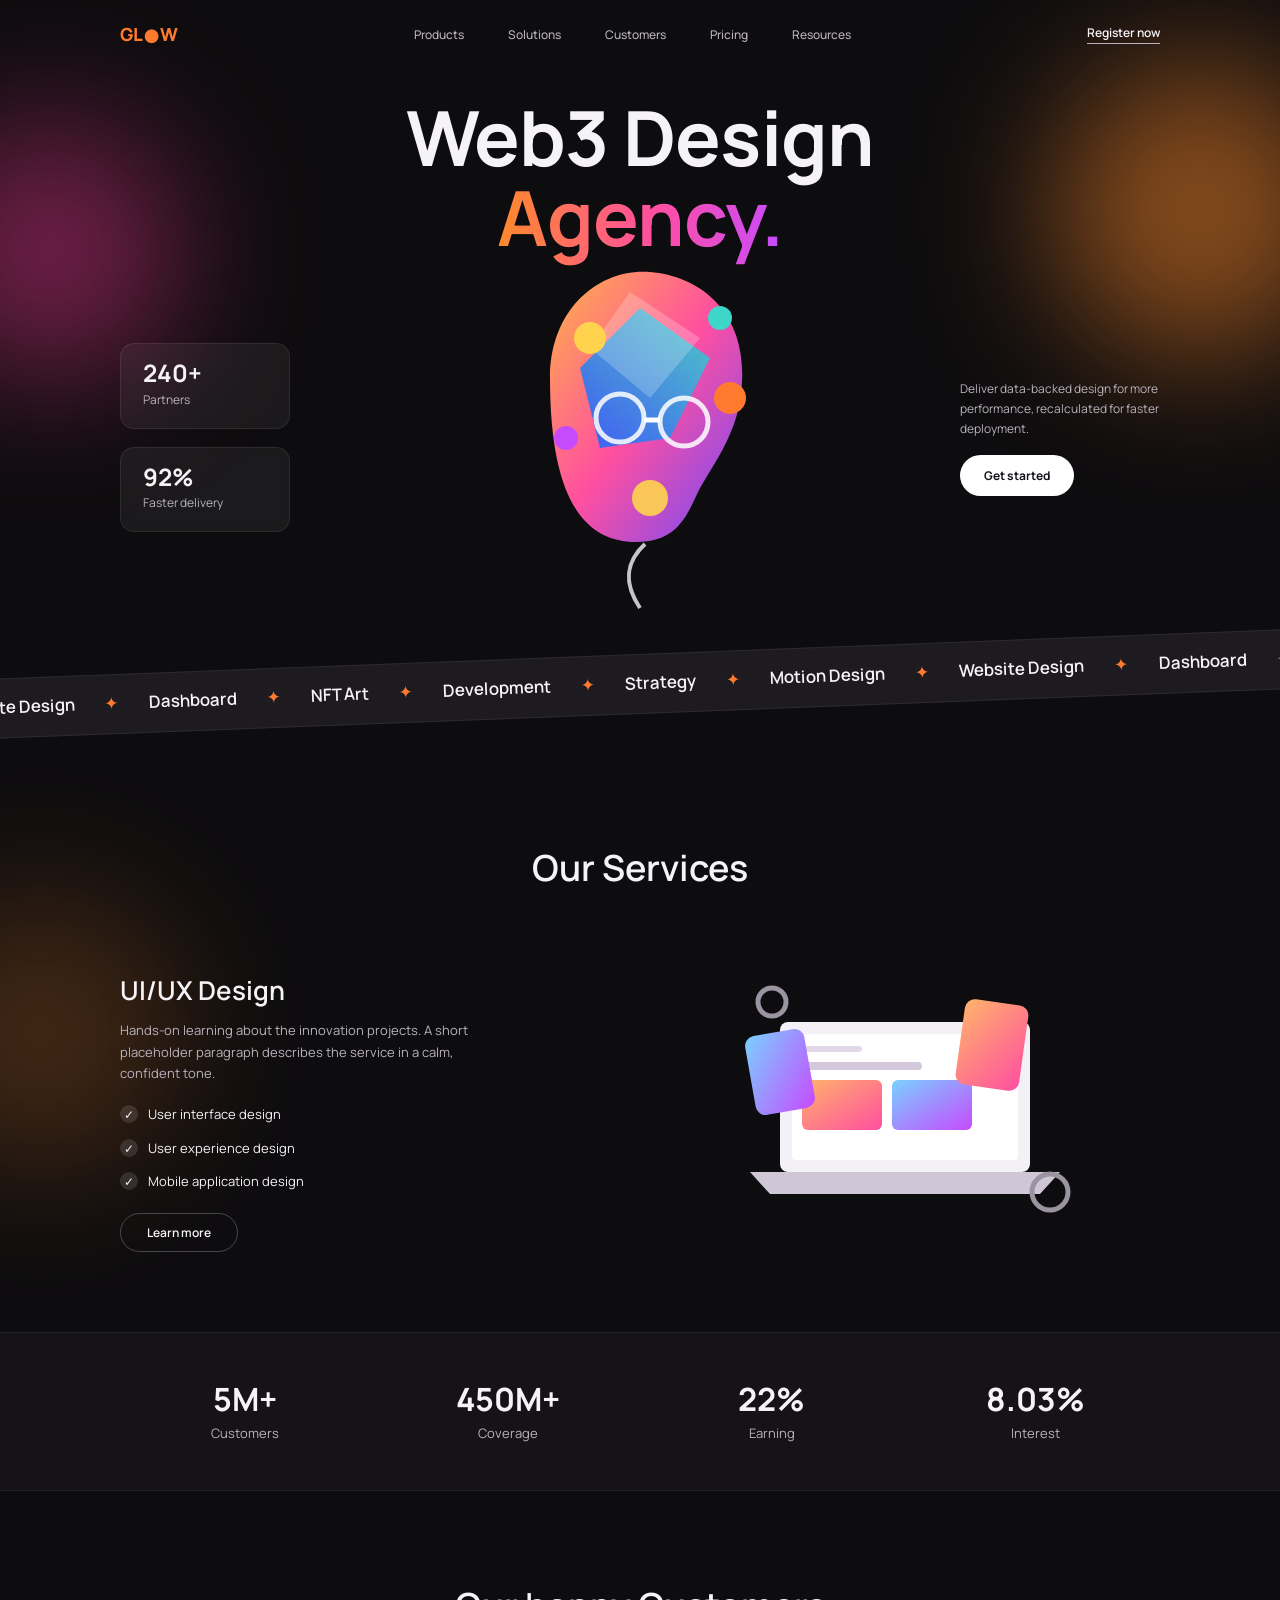
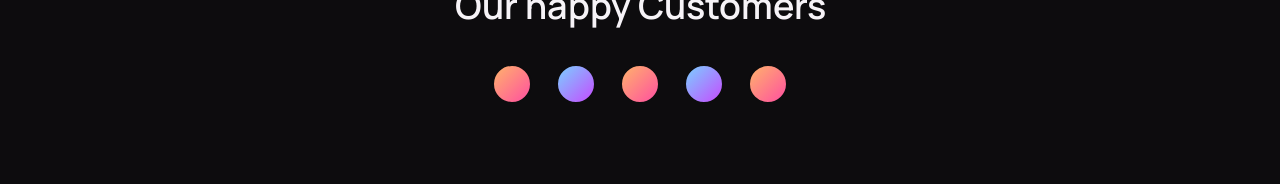
<file: designs/glow-agency/index.html>
<!doctype html>
<html lang="en">
<head>
<meta charset="utf-8">
<meta name="viewport" content="width=device-width, initial-scale=1">
<title>Glow Agency</title>
<link rel="stylesheet" href="../_shared/fonts.css">
<style>
:root{--bg:#0d0c0e;--bg-2:#151316;--ink:#f6f3f7;--soft:#b9b2bd;--orange:#ff7a2f;--pink:#ff4fa0;--grad:linear-gradient(90deg,#ff8a2b,#ff4fa0 55%,#c64bff);--sans:'Manrope',system-ui,sans-serif;--ease:cubic-bezier(.16,1,.3,1);--wrap:min(1040px,calc(100% - 48px))}
*{box-sizing:border-box;margin:0}
body{background:var(--bg);color:var(--ink);font:400 .9375rem/1.65 var(--sans);-webkit-font-smoothing:antialiased;overflow-x:hidden}
a{color:inherit;text-decoration:none}
::selection{background:var(--pink);color:#1a0210}
:focus-visible{outline:2px solid var(--pink);outline-offset:3px}
.wrap{width:var(--wrap);margin:0 auto;position:relative}
.glow{position:absolute;border-radius:50%;filter:blur(70px);pointer-events:none}

.nav{width:var(--wrap);margin:0 auto;padding:22px 0;display:flex;justify-content:space-between;align-items:center;position:relative;z-index:2;font:500 .75rem var(--sans)}
.logo{font:800 1.125rem var(--sans);color:var(--orange);letter-spacing:.02em}
.nav ul{list-style:none;padding:0;display:flex;gap:clamp(16px,4vw,44px);color:var(--soft)}
.nav ul a:hover{color:var(--ink)}
.reg{font:600 .75rem var(--sans);border-bottom:1px solid var(--soft);padding-bottom:2px}

.hero{position:relative;overflow:hidden;padding-bottom:40px}
.hero h1{font:700 clamp(2.75rem,7vw,4.75rem)/1.05 var(--sans);text-align:center;letter-spacing:-.01em;padding-top:clamp(10px,3vw,30px);position:relative;z-index:2}
.hero h1 span{background:var(--grad);-webkit-background-clip:text;background-clip:text;color:transparent}
.hero__grid{display:grid;grid-template-columns:1fr auto 1fr;align-items:center;gap:20px;margin-top:-10px;position:relative;z-index:1}
.stat{background:rgba(255,255,255,.06);border:1px solid rgba(255,255,255,.08);border-radius:14px;padding:16px 22px;width:170px;backdrop-filter:blur(6px)}
.stat b{display:block;font:700 1.5rem/1.1 var(--sans)}
.stat span{font-size:.75rem;color:var(--soft)}
.stats-l{display:grid;gap:18px;justify-items:start}
.head{width:clamp(220px,34vw,340px)}
.cta{justify-self:end;max-width:200px;font-size:.75rem;color:var(--soft)}
.pill{display:inline-flex;align-items:center;gap:10px;background:#fff;color:#16121a;font:700 .75rem var(--sans);padding:12px 24px;border-radius:999px;margin-top:16px;transition:transform .3s var(--ease),box-shadow .3s}
.pill:hover{transform:translateY(-2px);box-shadow:0 10px 30px rgba(0,0,0,.5)}
.strip{position:relative;z-index:3;margin:26px -4% 0;transform:rotate(-2.2deg);background:#1d1b1f;border-top:1px solid #2c2930;border-bottom:1px solid #2c2930;padding:16px 0;overflow:hidden;white-space:nowrap}
.strip div{display:inline-flex;gap:30px;animation:slide 26s linear infinite;font:600 1.0625rem var(--sans)}
.strip i{color:var(--orange);font-style:normal}
@keyframes slide{to{transform:translateX(-50%)}}

.services{padding:clamp(50px,7vw,90px) 0 40px;text-align:center;position:relative}
.services h2{font:600 clamp(1.75rem,3.5vw,2.25rem) var(--sans)}
.svc{display:grid;grid-template-columns:1fr 1fr;gap:40px;align-items:center;text-align:left;margin-top:clamp(40px,6vw,70px)}
.svc h3{font:600 1.625rem var(--sans);margin-bottom:12px}
.svc p{font-size:.8125rem;color:var(--soft);max-width:44ch}
.svc ul{list-style:none;padding:0;margin:20px 0;display:grid;gap:12px;font-size:.8125rem}
.svc li::before{content:"\2713";display:inline-grid;place-items:center;width:18px;height:18px;border-radius:50%;background:rgba(255,255,255,.12);margin-right:10px;font-size:.75rem}
.learn{display:inline-block;border:1px solid #4a4650;border-radius:999px;padding:10px 26px;font:600 .75rem var(--sans);transition:background-color .3s,border-color .3s}
.learn:hover{background:rgba(255,255,255,.08);border-color:var(--ink)}
.laptop{width:100%;max-width:400px;justify-self:center}

.numbers{background:var(--bg-2);border-top:1px solid #221f25;border-bottom:1px solid #221f25;padding:clamp(28px,4vw,44px) 0;margin-top:30px}
.numbers .wrap{display:grid;grid-template-columns:repeat(4,1fr);text-align:center;gap:14px}
.numbers b{display:block;font:700 clamp(1.5rem,3vw,2rem) var(--sans)}
.numbers span{font-size:.8125rem;color:var(--soft)}
.happy{padding:clamp(56px,8vw,90px) 0 80px;text-align:center}
.happy h2{font:600 clamp(1.75rem,3.5vw,2.25rem) var(--sans)}
.faces{display:flex;justify-content:center;gap:24px;margin-top:34px}
.faces i{width:40px;height:40px;border-radius:50%;background:linear-gradient(135deg,#ffb36b,#ff4fa0);display:block;border:2px solid var(--bg)}
.faces i:nth-child(2n){background:linear-gradient(135deg,#7ad0ff,#c64bff)}

@media (max-width:820px){.nav ul{display:none}.hero__grid{grid-template-columns:1fr;justify-items:center;text-align:center}.stats-l{grid-auto-flow:column;justify-items:center}.cta{justify-self:center}.svc{grid-template-columns:1fr}.numbers .wrap{grid-template-columns:repeat(2,1fr)}}
@media (prefers-reduced-motion:reduce){*{transition:none!important;animation:none!important}}
</style>
</head>
<body>
<header class="hero">
  <span class="glow" style="left:-80px;top:120px;width:260px;height:260px;background:#c7307a;opacity:.55"></span>
  <span class="glow" style="right:-70px;top:60px;width:300px;height:300px;background:#ff8a2b;opacity:.5"></span>
  <nav class="nav" aria-label="Main"><a class="logo" href="#">GL&#9679;W</a><ul><li><a href="#">Products</a></li><li><a href="#">Solutions</a></li><li><a href="#">Customers</a></li><li><a href="#">Pricing</a></li><li><a href="#">Resources</a></li></ul><a class="reg" href="#">Register now</a></nav>
  <div class="wrap">
    <h1>Web3 Design<br><span>Agency.</span></h1>
    <div class="hero__grid">
      <div class="stats-l"><div class="stat"><b>240+</b><span>Partners</span></div><div class="stat"><b>92%</b><span>Faster delivery</span></div></div>
      <svg class="head" viewBox="0 0 340 380" aria-hidden="true">
        <defs><linearGradient id="a" x1="0" y1="0" x2="1" y2="1"><stop offset="0" stop-color="#ffb347"/><stop offset=".5" stop-color="#ff4fa0"/><stop offset="1" stop-color="#6a4bff"/></linearGradient><linearGradient id="b" x1="1" y1="0" x2="0" y2="1"><stop offset="0" stop-color="#3dd6c8"/><stop offset="1" stop-color="#2a5bff"/></linearGradient></defs>
        <path d="M170 360C150 330 160 310 175 296" stroke="#c9c3cc" stroke-width="4" fill="none"/>
        <path d="M80 130C80 60 130 20 180 24s96 40 92 110c-2 50-28 80-44 110-12 26-22 50-62 50-50 0-86-40-86-164Z" fill="url(#a)"/>
        <path d="M110 120L170 60l70 50-40 80-70 10Z" fill="url(#b)" opacity=".9"/>
        <path d="M160 44L230 90 180 150 120 100Z" fill="#fff" opacity=".22"/>
        <circle cx="150" cy="170" r="24" fill="none" stroke="#fff" stroke-width="5" opacity=".85"/><circle cx="214" cy="174" r="24" fill="none" stroke="#fff" stroke-width="5" opacity=".85"/><path d="M174 172h16" stroke="#fff" stroke-width="5"/>
        <circle cx="120" cy="90" r="16" fill="#ffd34d"/><circle cx="250" cy="70" r="12" fill="#3dd6c8"/><circle cx="260" cy="150" r="16" fill="#ff7a2f"/><circle cx="96" cy="190" r="12" fill="#c64bff"/><circle cx="180" cy="250" r="18" fill="#ffd34d" opacity=".9"/>
      </svg>
      <div class="cta">Deliver data-backed design for more performance, recalculated for faster deployment.<br><a class="pill" href="#">Get started</a></div>
    </div>
  </div>
  <div class="strip" aria-hidden="true"><div><span>Website Design</span><i>&#10022;</i><span>Dashboard</span><i>&#10022;</i><span>NFT Art</span><i>&#10022;</i><span>Development</span><i>&#10022;</i><span>Strategy</span><i>&#10022;</i><span>Motion Design</span><i>&#10022;</i><span>Website Design</span><i>&#10022;</i><span>Dashboard</span><i>&#10022;</i><span>NFT Art</span><i>&#10022;</i><span>Development</span><i>&#10022;</i><span>Strategy</span><i>&#10022;</i><span>Motion Design</span><i>&#10022;</i></div></div>
</header>

<section class="services">
  <span class="glow" style="left:-100px;top:140px;width:280px;height:280px;background:#ff8a2b;opacity:.22"></span>
  <div class="wrap">
    <h2>Our Services</h2>
    <div class="svc">
      <div>
        <h3>UI/UX Design</h3>
        <p>Hands-on learning about the innovation projects. A short placeholder paragraph describes the service in a calm, confident tone.</p>
        <ul><li>User interface design</li><li>User experience design</li><li>Mobile application design</li></ul>
        <a class="learn" href="#">Learn more</a>
      </div>
      <svg class="laptop" viewBox="0 0 400 300" aria-hidden="true"><defs><linearGradient id="s1" x1="0" y1="0" x2="1" y2="1"><stop offset="0" stop-color="#ffb36b"/><stop offset="1" stop-color="#ff4fa0"/></linearGradient><linearGradient id="s2" x1="0" y1="0" x2="1" y2="1"><stop offset="0" stop-color="#7ad0ff"/><stop offset="1" stop-color="#c64bff"/></linearGradient></defs>
        <rect x="70" y="60" width="250" height="150" rx="8" fill="#f4f1f6"/><rect x="82" y="72" width="226" height="126" rx="4" fill="#fff"/><rect x="92" y="84" width="60" height="6" rx="3" fill="#e0d8e6"/><rect x="92" y="100" width="120" height="8" rx="4" fill="#d3c8dc"/><rect x="92" y="118" width="80" height="50" rx="6" fill="url(#s1)"/><rect x="182" y="118" width="80" height="50" rx="6" fill="url(#s2)"/>
        <path d="M40 210h310l-20 22H60Z" fill="#cfc6d6"/>
        <rect x="250" y="40" width="64" height="86" rx="10" fill="url(#s1)" transform="rotate(8 282 83)"/><rect x="40" y="70" width="60" height="80" rx="10" fill="url(#s2)" transform="rotate(-10 70 110)"/>
        <circle cx="340" cy="230" r="18" fill="none" stroke="#9a93a0" stroke-width="5"/><circle cx="62" cy="40" r="14" fill="none" stroke="#9a93a0" stroke-width="5"/></svg>
    </div>
  </div>
</section>

<section class="numbers" aria-label="Numbers"><div class="wrap"><div><b>5M+</b><span>Customers</span></div><div><b>450M+</b><span>Coverage</span></div><div><b>22%</b><span>Earning</span></div><div><b>8.03%</b><span>Interest</span></div></div></section>

<section class="happy"><h2>Our happy Customers</h2><div class="faces" aria-hidden="true"><i></i><i></i><i></i><i></i><i></i></div></section>
</body>
</html>
</file>
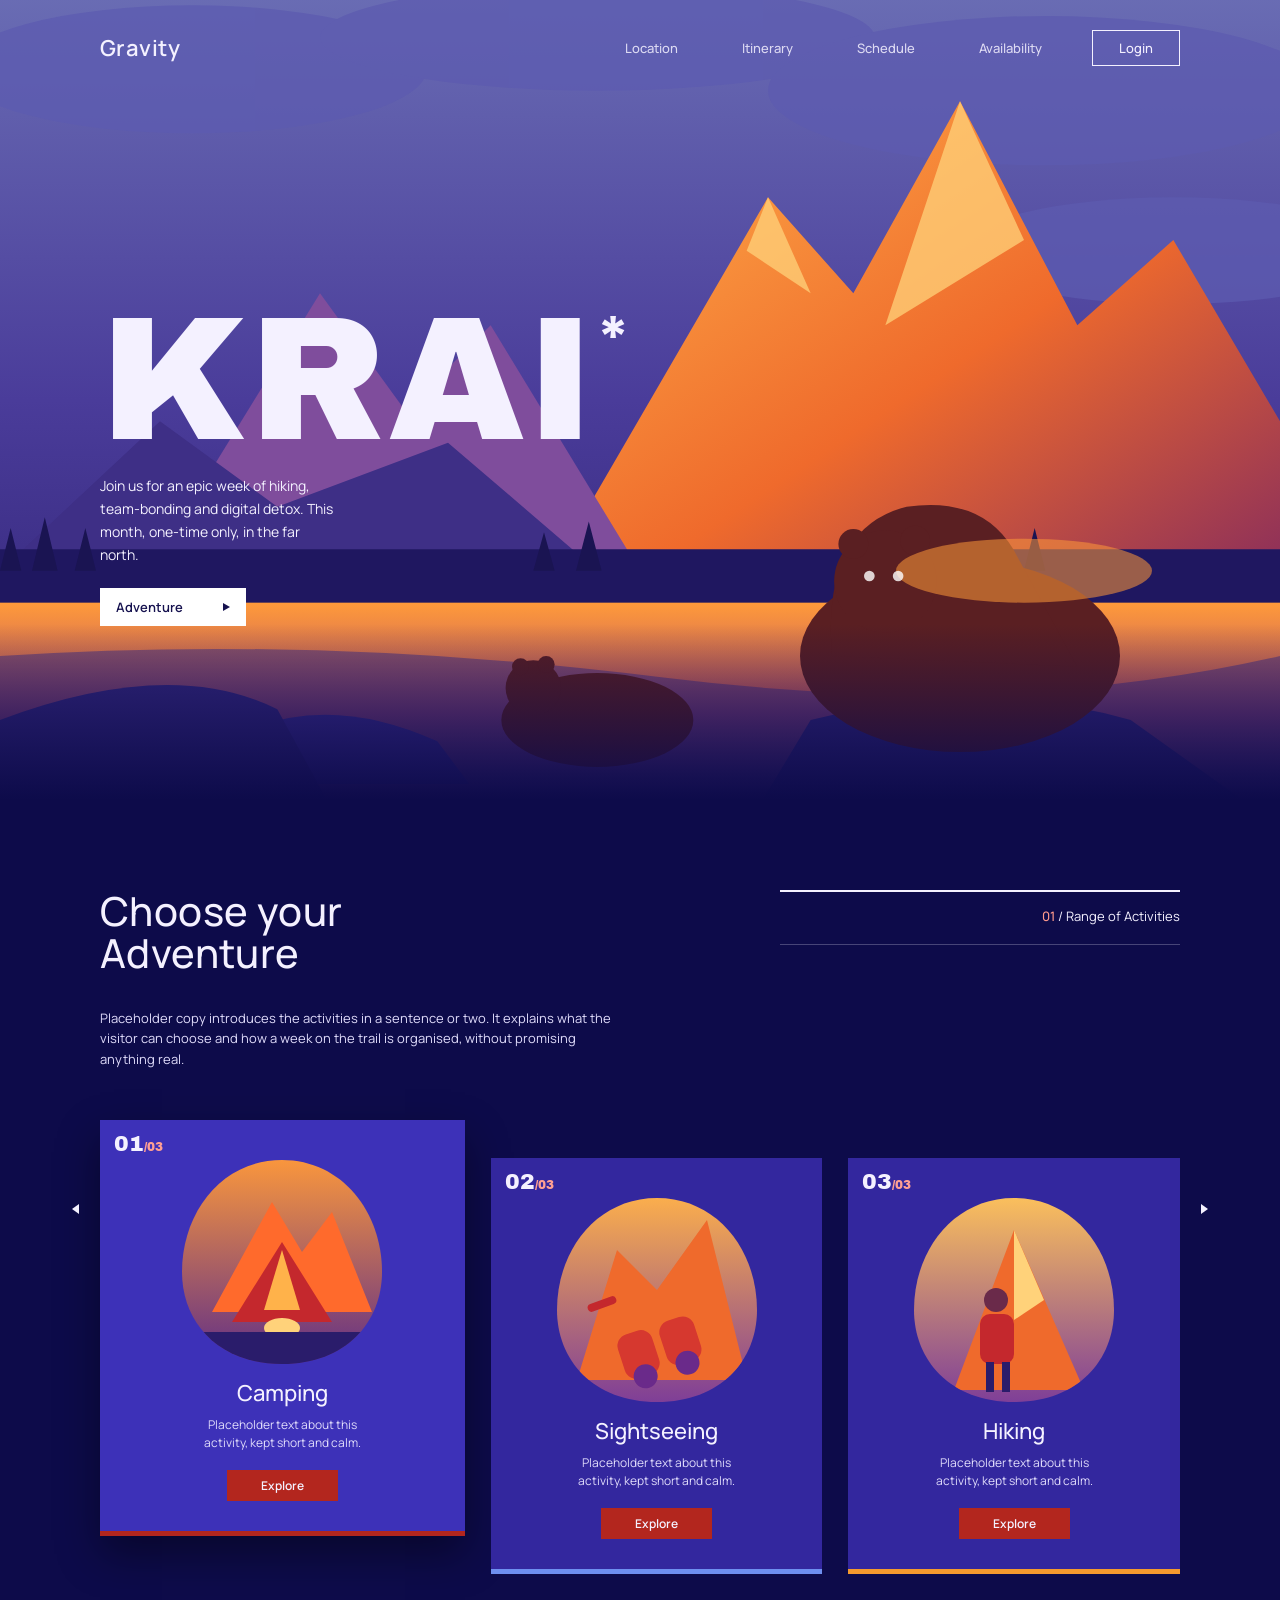
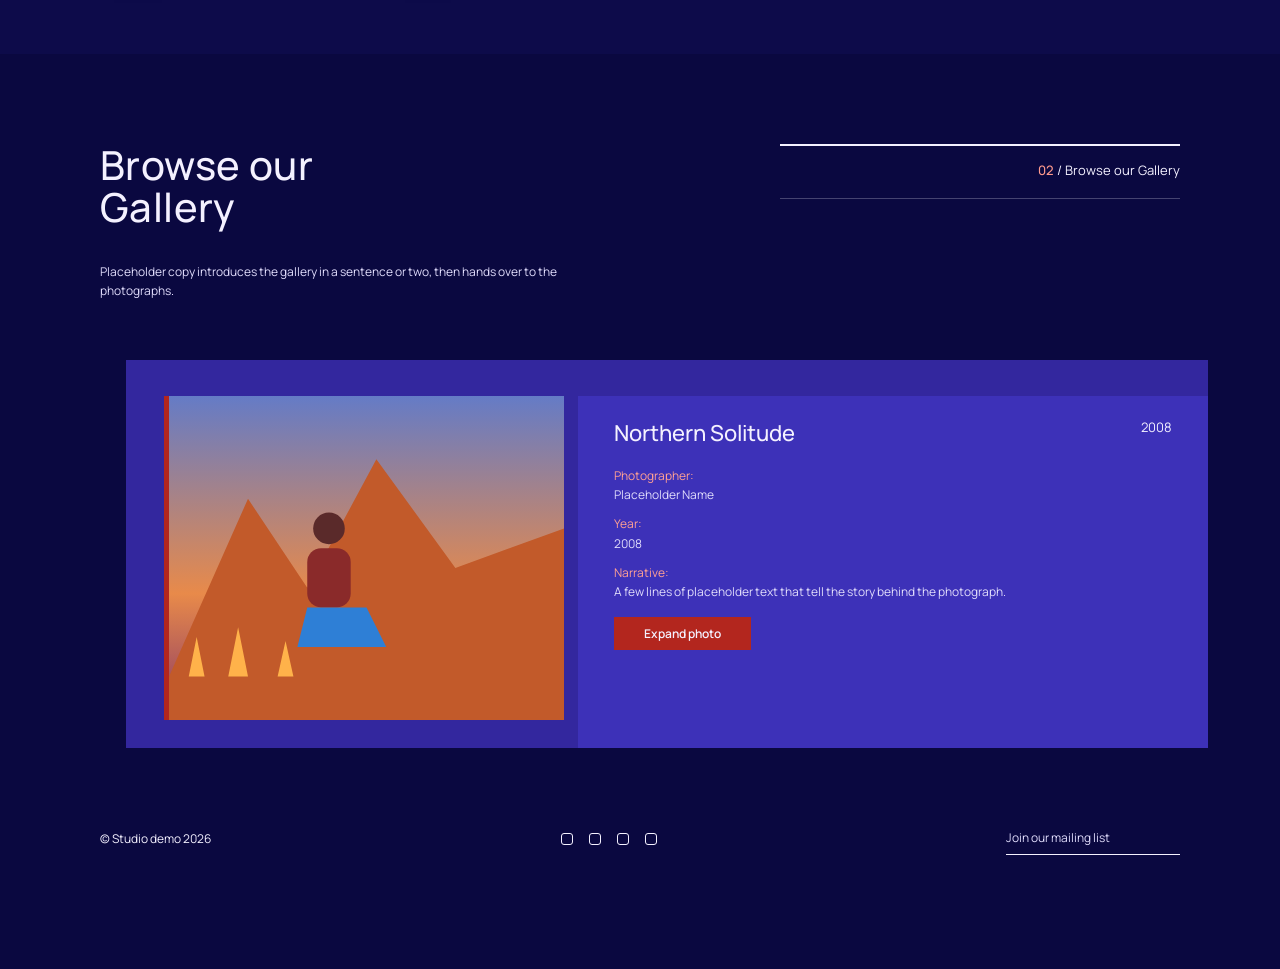
<file: designs/krai-wild/index.html>
<!doctype html>
<html lang="en">
<head>
<meta charset="utf-8">
<meta name="viewport" content="width=device-width, initial-scale=1">
<title>Krai Wild</title>
<link rel="stylesheet" href="../_shared/fonts.css">
<style>
:root{--navy:#0d0b4a;--navy-2:#14105f;--panel:#33279e;--panel-2:#3d31b8;--ink:#f4f1ff;--soft:#e0dcfb;--red:#b3261e;--orange:#f59a2e;--display:'Archivo Black','Arial Black',sans-serif;--sans:'Manrope',system-ui,sans-serif;--wrap:min(1080px,calc(100% - 56px));--ease:cubic-bezier(.16,1,.3,1)}
*{box-sizing:border-box;margin:0}
body{background:var(--navy);color:var(--ink);font:400 .9375rem/1.65 var(--sans);-webkit-font-smoothing:antialiased}
a{color:inherit;text-decoration:none}
::selection{background:var(--orange);color:#1b0f00}
:focus-visible{outline:2px solid var(--orange);outline-offset:3px}
.wrap{width:var(--wrap);margin:0 auto;position:relative}
.nav{display:flex;align-items:center;justify-content:space-between;width:var(--wrap);margin:0 auto;padding:30px 0;font:500 .875rem var(--sans);position:relative;z-index:3}
.logo{font:600 1.375rem var(--sans);letter-spacing:.02em}
.nav ul{list-style:none;padding:0;display:flex;gap:clamp(24px,5vw,64px);margin-left:auto;margin-right:clamp(24px,4vw,50px);font-size:.8125rem}
.nav ul a{opacity:.85;transition:opacity .3s}
.nav ul a:hover{opacity:1;text-decoration:underline;text-underline-offset:5px}
.btn-o{border:1px solid var(--ink);padding:8px 26px;font-size:.8125rem;transition:background-color .3s,color .3s}
.btn-o:hover{background:var(--ink);color:var(--navy)}

.hero{position:relative;min-height:min(92vw,800px);overflow:hidden;isolation:isolate;background:#2a1c6b}
.hero__art{position:absolute;inset:0;z-index:-1;width:100%;height:100%}
.hero__fade{position:absolute;left:0;right:0;bottom:0;height:22%;background:linear-gradient(180deg,transparent,var(--navy));z-index:0}
.hero .wrap{padding-top:clamp(120px,18vw,210px);z-index:2}
h1{font:400 clamp(5rem,16vw,11rem)/.85 var(--display);letter-spacing:.01em}
h1 sup{font-size:.35em;vertical-align:top;position:relative;top:.1em}
.hero p{max-width:26ch;font-size:.875rem;margin:18px 0 22px}
.btn-w{display:inline-flex;align-items:center;gap:40px;background:#fff;color:#16124f;font:600 .8125rem var(--sans);padding:10px 16px;transition:transform .3s var(--ease)}
.btn-w:hover{transform:translateX(4px)}
.btn-w::after{content:"";border-left:7px solid #16124f;border-top:4px solid transparent;border-bottom:4px solid transparent}

.sec{padding:clamp(50px,7vw,90px) 0 clamp(50px,7vw,80px)}
.sec--deep{background:#0a0840}
.sec__head{display:flex;justify-content:space-between;gap:30px;align-items:flex-start}
.sec h2{font:500 clamp(1.75rem,3.6vw,2.5rem)/1.05 var(--sans);letter-spacing:.01em}
.idx{flex:0 0 min(400px,48%);border-top:2px solid var(--ink);padding-top:14px;text-align:right;font-size:.8125rem;position:relative}
.idx::after{content:"";position:absolute;left:0;right:0;bottom:-18px;height:1px;background:rgba(244,241,255,.25)}
.idx b{color:#ff9a8d;font-weight:500}
.lede{max-width:66ch;margin:34px 0 0;font-size:.8125rem;line-height:1.6;color:var(--soft)}
.lede--thin{font-size:.75rem}

.cards{display:grid;grid-template-columns:1.1fr 1fr 1fr;gap:26px;align-items:start;margin:50px 0 0}
.tcard{background:var(--panel-2);padding:22px 22px 0;text-align:center;border-bottom:5px solid var(--red);position:relative;transition:transform .5s var(--ease)}
.tcard:nth-child(2){margin-top:38px;background:var(--panel);border-color:#6e8ff0}
.tcard:nth-child(3){margin-top:38px;background:var(--panel);border-color:var(--orange)}
.tcard:hover{transform:translateY(-8px)}
.tcard--lead{box-shadow:0 18px 40px rgba(0,0,0,.4)}
.tcard .no{position:absolute;left:14px;top:12px;font:400 1.375rem var(--display)}
.tcard .no small{font-size:.75rem;color:#ffa093}
.tcard svg.art{width:min(220px,100%);aspect-ratio:1;display:block;margin:10px auto 6px}
.tcard h3{font:500 1.375rem var(--sans)}
.tcard p{font-size:.75rem;line-height:1.5;color:var(--soft);max-width:26ch;margin:8px auto 18px}
.tcard .btn-r{display:inline-block;background:var(--red);font:600 .75rem var(--sans);padding:7px 34px;margin-bottom:30px;transition:background-color .3s}
.tcard .btn-r:hover{background:#c42e25}
.arrow{position:absolute;top:46%;width:0;height:0;border-top:5px solid transparent;border-bottom:5px solid transparent}
.arrow--l{left:-28px;border-right:7px solid var(--ink)}
.arrow--r{right:-28px;border-left:7px solid var(--ink)}

.gal{position:relative;margin-top:60px;height:clamp(280px,40vw,360px)}
.gal__bg{position:absolute;left:clamp(0px,2vw,30px);right:-28px;top:0;bottom:-28px;background:var(--panel)}
.gal__img{position:absolute;left:clamp(36px,5vw,80px);top:clamp(24px,3vw,36px);bottom:0;width:min(45%,400px);overflow:hidden;border-left:5px solid var(--red)}
.gal__img svg{width:100%;height:100%;display:block}
.gal__txt{position:absolute;left:calc(clamp(36px,5vw,80px) + min(45%,400px) + 14px);right:-28px;top:clamp(24px,3vw,36px);bottom:-28px;background:var(--panel-2);padding:22px clamp(18px,3vw,36px)}
.gal__txt h3{font:500 1.375rem var(--sans);display:flex;justify-content:space-between;margin-bottom:18px}
.gal__txt h3 span{font-size:.8125rem;font-weight:400}
.gal__txt dl{font-size:.75rem;line-height:1.6;color:var(--soft)}
.gal__txt dt{color:#ffa093;margin-top:10px}
.gal__txt dd{margin:0}
.gal__txt .btn-r{display:inline-block;background:var(--red);font:600 .75rem var(--sans);padding:8px 30px;margin-top:16px;color:var(--ink)}
footer{display:flex;justify-content:space-between;align-items:center;width:var(--wrap);margin:0 auto;padding:clamp(60px,8vw,110px) 0 34px;font-size:.75rem}
footer .soc{display:flex;gap:16px}
footer .soc i{width:12px;height:12px;border:1.5px solid var(--ink);border-radius:3px;display:block}
.mail{border-bottom:1px solid var(--ink);padding:6px 70px 6px 0;color:var(--soft)}

@media (max-width:820px){.nav ul{display:none}.nav .btn-o{margin-left:auto}.cards{grid-template-columns:1fr}.tcard:nth-child(n){margin-top:0}.sec__head{flex-direction:column}.idx{flex:auto;width:100%}.gal{height:auto}.gal__bg{display:none}.gal__img,.gal__txt{position:static;width:100%;margin-bottom:16px}.gal__img{height:260px}.arrow{display:none}footer{flex-wrap:wrap;gap:18px}}
@media (prefers-reduced-motion:reduce){*{transition:none!important}}
</style>
</head>
<body>
<header class="hero">
  <svg class="hero__art" viewBox="0 0 1200 800" preserveAspectRatio="xMidYMid slice" aria-hidden="true">
    <defs>
      <linearGradient id="sky" x1="0" y1="0" x2="0" y2="1"><stop offset="0" stop-color="#6b6fb5"/><stop offset=".5" stop-color="#4a3c9a"/><stop offset="1" stop-color="#2a1c6b"/></linearGradient>
      <linearGradient id="peak" x1="0" y1="0" x2="1" y2="1"><stop offset="0" stop-color="#ffb24a"/><stop offset=".55" stop-color="#ef6a2c"/><stop offset="1" stop-color="#8c2f5a"/></linearGradient>
      <linearGradient id="lake" x1="0" y1="0" x2="0" y2="1"><stop offset="0" stop-color="#ff9a3a"/><stop offset=".5" stop-color="#b24a6a"/><stop offset="1" stop-color="#3a2a8a"/></linearGradient>
    </defs>
    <rect width="1200" height="800" fill="url(#sky)"/>
    <g fill="#5d5bb0" opacity=".75"><ellipse cx="180" cy="90" rx="220" ry="60"/><ellipse cx="560" cy="60" rx="260" ry="50"/><ellipse cx="980" cy="110" rx="260" ry="70"/><ellipse cx="1100" cy="260" rx="200" ry="50"/></g>
    <path d="M540 520L720 210 800 300 900 120 1010 330 1100 250 1200 420V560H540Z" fill="url(#peak)"/>
    <path d="M830 330L900 120 960 250Z M700 260L720 210 760 300Z" fill="#ffd27a" opacity=".75"/>
    <path d="M140 560L300 300 380 410 460 330 600 560Z" fill="#7f4d9c"/>
    <path d="M0 560L150 420 260 500 420 440 560 560Z" fill="#3e2f86"/>
    <path d="M0 540H1200V600H0Z" fill="#1f1760"/>
    <g fill="#1a1452"><path d="M0 560l10-40 10 40zM30 560l12-50 12 50zM70 560l10-40 10 40zM500 560l10-36 10 36zM540 560l12-46 12 46zM960 560l10-40 10 40z"/></g>
    <rect y="590" width="1200" height="210" fill="url(#lake)"/>
    <path d="M0 640Q300 620 620 660T1200 640V800H0Z" fill="#3e2f86" opacity=".5"/>
    <g><path d="M210 720q90-50 200 0l30 40H190Z" fill="#3b2d8f"/><path d="M0 800V700q160-60 260-10l60 110Z" fill="#33277d"/><path d="M700 800L760 700q160-40 300 0l140 100Z" fill="#33277d"/></g>
    <!-- big bear -->
    <g fill="#5a1f22"><ellipse cx="900" cy="640" rx="150" ry="90"/><path d="M780 640q-10-120 70-140 70-10 100 40l60 110z"/><circle cx="830" cy="570" r="48"/><circle cx="800" cy="535" r="14"/><circle cx="858" cy="532" r="14"/></g>
    <g fill="#ff9a3a" opacity=".55"><ellipse cx="960" cy="560" rx="120" ry="30"/></g>
    <circle cx="815" cy="565" r="5" fill="#fff" opacity=".8"/><circle cx="842" cy="565" r="5" fill="#fff" opacity=".8"/>
    <!-- cub -->
    <g fill="#5a1f22"><ellipse cx="560" cy="700" rx="90" ry="44"/><circle cx="500" cy="670" r="26"/><circle cx="488" cy="650" r="8"/><circle cx="512" cy="648" r="8"/></g>
  </svg>
  <div class="hero__fade"></div>
  <nav class="nav" aria-label="Main"><a class="logo" href="#">Gravity</a><ul><li><a href="#">Location</a></li><li><a href="#">Itinerary</a></li><li><a href="#">Schedule</a></li><li><a href="#">Availability</a></li></ul><a class="btn-o" href="#">Login</a></nav>
  <div class="wrap">
    <h1>KRAI<sup>*</sup></h1>
    <p>Join us for an epic week of hiking, team-bonding and digital detox. This month, one-time only, in the far north.</p>
    <a class="btn-w" href="#adventure">Adventure</a>
  </div>
</header>

<section class="sec" id="adventure">
  <div class="wrap">
    <div class="sec__head"><h2>Choose your<br>Adventure</h2><div class="idx"><b>01</b> / Range of Activities</div></div>
    <p class="lede">Placeholder copy introduces the activities in a sentence or two. It explains what the visitor can choose and how a week on the trail is organised, without promising anything real.</p>
    <div class="cards">
      <article class="tcard tcard--lead"><span class="no">01<small>/03</small></span><svg class="art" viewBox="0 0 220 220" aria-hidden="true"><defs><clipPath id="d1"><path d="M110 8C170 8 210 60 210 120c0 50-36 92-100 92S10 170 10 120C10 60 50 8 110 8Z"/></clipPath><linearGradient id="g1" x1="0" y1="0" x2="0" y2="1"><stop offset="0" stop-color="#ff9a3a"/><stop offset="1" stop-color="#5a2a8a"/></linearGradient></defs><g clip-path="url(#d1)"><rect width="220" height="220" fill="url(#g1)"/><path d="M40 160L100 50l30 50 30-40 40 100Z" fill="#ff6a2c"/><path d="M60 170h100l-50-80Z" fill="#c4282d"/><path d="M110 98l-18 60h36Z" fill="#ffb24a"/><ellipse cx="110" cy="176" rx="18" ry="10" fill="#ffd27a"/><rect y="180" width="220" height="40" fill="#2a1c6b"/></g></svg><h3>Camping</h3><p>Placeholder text about this activity, kept short and calm.</p><a class="btn-r" href="#">Explore</a></article>
      <article class="tcard"><span class="no">02<small>/03</small></span><svg class="art" viewBox="0 0 220 220" aria-hidden="true"><defs><clipPath id="d2"><path d="M110 8C170 8 210 60 210 120c0 50-36 92-100 92S10 170 10 120C10 60 50 8 110 8Z"/></clipPath><linearGradient id="g2" x1="0" y1="0" x2="0" y2="1"><stop offset="0" stop-color="#ffb24a"/><stop offset="1" stop-color="#7a3a9a"/></linearGradient></defs><g clip-path="url(#d2)"><rect width="220" height="220" fill="url(#g2)"/><path d="M30 190L70 60l40 40 50-70 40 160Z" fill="#ef6a2c"/><rect x="40" y="110" width="30" height="8" rx="4" fill="#c4282d" transform="rotate(-20 55 114)"/><g transform="rotate(-18 110 150)"><rect x="70" y="135" width="36" height="46" rx="12" fill="#d6382f"/><rect x="114" y="135" width="36" height="46" rx="12" fill="#d6382f"/><circle cx="88" cy="181" r="12" fill="#6a2a8a"/><circle cx="132" cy="181" r="12" fill="#6a2a8a"/></g></g></svg><h3>Sightseeing</h3><p>Placeholder text about this activity, kept short and calm.</p><a class="btn-r" href="#">Explore</a></article>
      <article class="tcard"><span class="no">03<small>/03</small></span><svg class="art" viewBox="0 0 220 220" aria-hidden="true"><defs><clipPath id="d3"><path d="M110 8C170 8 210 60 210 120c0 50-36 92-100 92S10 170 10 120C10 60 50 8 110 8Z"/></clipPath><linearGradient id="g3" x1="0" y1="0" x2="0" y2="1"><stop offset="0" stop-color="#ffc45a"/><stop offset="1" stop-color="#7a3a9a"/></linearGradient></defs><g clip-path="url(#d3)"><rect width="220" height="220" fill="url(#g3)"/><path d="M50 200L110 40l70 160Z" fill="#ef6a2c"/><path d="M110 40l30 70-30 20Z" fill="#ffd27a"/><circle cx="92" cy="110" r="12" fill="#6a2a4a"/><rect x="76" y="124" width="34" height="50" rx="10" fill="#c4282d"/><rect x="82" y="172" width="8" height="30" fill="#2a1c6b"/><rect x="98" y="172" width="8" height="30" fill="#2a1c6b"/></g></svg><h3>Hiking</h3><p>Placeholder text about this activity, kept short and calm.</p><a class="btn-r" href="#">Explore</a></article>
      <span class="arrow arrow--l" aria-hidden="true"></span><span class="arrow arrow--r" aria-hidden="true"></span>
    </div>
  </div>
</section>

<section class="sec sec--deep">
  <div class="wrap">
    <div class="sec__head"><h2>Browse our<br>Gallery</h2><div class="idx"><b>02</b> / Browse our Gallery</div></div>
    <p class="lede lede--thin">Placeholder copy introduces the gallery in a sentence or two, then hands over to the photographs.</p>
    <div class="gal">
      <div class="gal__bg"></div>
      <div class="gal__img"><svg viewBox="0 0 400 360" preserveAspectRatio="xMidYMid slice" aria-hidden="true"><defs><linearGradient id="gg" x1="0" y1="0" x2="0" y2="1"><stop offset="0" stop-color="#5a7ad0"/><stop offset=".6" stop-color="#e88a4a"/><stop offset="1" stop-color="#7a2a6a"/></linearGradient></defs><rect width="400" height="360" fill="url(#gg)"/><path d="M0 300L80 120l60 90 70-130 80 110 110-40V360H0Z" fill="#c25a2a"/><g fill="#ffb24a"><path d="M20 300l8-40 8 40zM60 300l10-50 10 50zM110 300l8-36 8 36z"/></g><rect x="140" y="170" width="44" height="60" rx="14" fill="#8a2a2a"/><circle cx="162" cy="150" r="16" fill="#5a2a2a"/><path d="M140 230h60l20 40h-90Z" fill="#2e7fd6"/></svg></div>
      <div class="gal__txt"><h3>Northern Solitude <span>2008</span></h3><dl><dt>Photographer:</dt><dd>Placeholder Name</dd><dt>Year:</dt><dd>2008</dd><dt>Narrative:</dt><dd>A few lines of placeholder text that tell the story behind the photograph.</dd></dl><a class="btn-r" href="#">Expand photo</a></div>
    </div>
  </div>
  <footer><span>&copy; Studio demo 2026</span><span class="soc" aria-hidden="true"><i></i><i></i><i></i><i></i></span><span class="mail">Join our mailing list</span></footer>
</section>
</body>
</html>
</file>
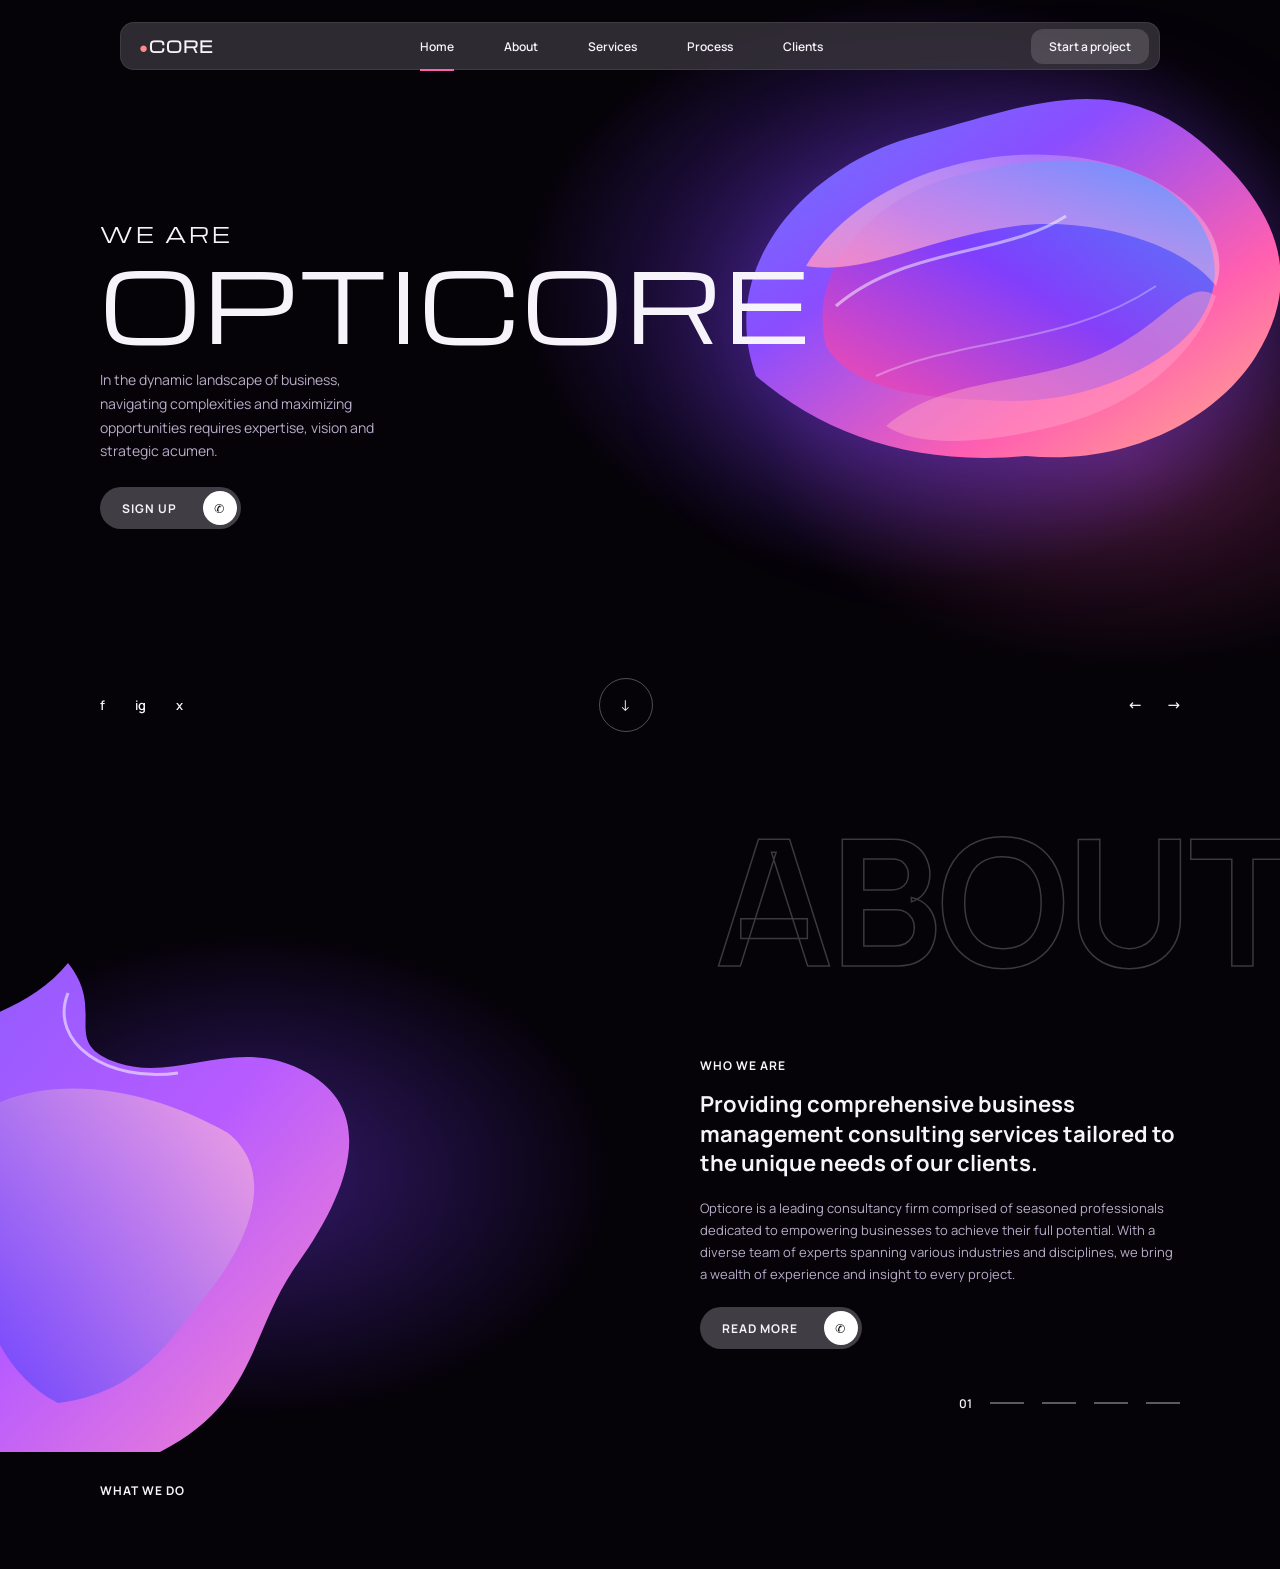
<file: designs/liquid-core/index.html>
<!doctype html>
<html lang="en">
<head>
<meta charset="utf-8">
<meta name="viewport" content="width=device-width, initial-scale=1">
<title>Liquid Core</title>
<link rel="stylesheet" href="../_shared/fonts.css">
<style>
:root{--bg:#050208;--ink:#f7f3fb;--soft:#b9adc9;--pink:#ff5fb0;--violet:#8a4dff;--blue:#4a5cff;--display:'Michroma','Arial',sans-serif;--sans:'Manrope',system-ui,sans-serif;--wrap:min(1080px,calc(100% - 48px));--ease:cubic-bezier(.16,1,.3,1)}
*{box-sizing:border-box;margin:0}
body{background:var(--bg);color:var(--ink);font:400 .9375rem/1.7 var(--sans);-webkit-font-smoothing:antialiased;overflow-x:hidden}
a{color:inherit;text-decoration:none}
::selection{background:var(--pink);color:#1c0312}
:focus-visible{outline:2px solid var(--pink);outline-offset:3px}

.hero{position:relative;min-height:min(92vh,760px);overflow:hidden;isolation:isolate}
.hero__glow{position:absolute;inset:0;z-index:-2;background:radial-gradient(45% 55% at 72% 38%,rgba(120,60,255,.55) 0%,transparent 70%),radial-gradient(40% 40% at 88% 60%,rgba(255,80,170,.25) 0%,transparent 70%)}
.nav{width:min(1040px,calc(100% - 48px));margin:22px auto 0;height:48px;border-radius:14px;background:rgba(58,54,62,.78);border:1px solid rgba(255,255,255,.08);display:flex;align-items:center;justify-content:space-between;padding:0 10px 0 18px;position:relative;z-index:3;backdrop-filter:blur(8px)}
.logo{font:700 .9375rem var(--display);letter-spacing:.06em}
.logo i{color:#ff8a8a;font-style:normal}
.nav ul{list-style:none;padding:0;display:flex;gap:clamp(18px,4vw,50px);font:600 .75rem var(--sans);margin:0 auto}
.nav li a{padding:14px 0;border-bottom:2px solid transparent;transition:border-color .3s var(--ease)}
.nav li a[aria-current]{border-color:var(--pink)}
.nav li a:hover{border-color:var(--violet)}
.nav .start{background:rgba(255,255,255,.14);border-radius:12px;padding:9px 18px;font:600 .75rem var(--sans);transition:background-color .3s}
.nav .start:hover{background:rgba(255,255,255,.25)}
.hero__body{width:var(--wrap);margin:0 auto;position:relative;padding-top:clamp(80px,14vw,150px);z-index:2}
.hero small{display:block;font:400 clamp(.9375rem,1.6vw,1.25rem) var(--display);letter-spacing:.14em;margin-bottom:6px}
.hero h1{font:400 clamp(2.75rem,8vw,6rem)/1 var(--display);letter-spacing:.02em;text-transform:uppercase}
.hero p{max-width:34ch;font-size:.875rem;color:var(--soft);margin:18px 0 24px}
.signup{display:inline-flex;align-items:center;background:rgba(72,68,76,.9);border-radius:999px;padding:4px 4px 4px 22px;gap:26px;font:700 .75rem var(--sans);letter-spacing:.08em;text-transform:uppercase;transition:transform .3s var(--ease)}
.signup:hover{transform:translateX(4px)}
.signup i{width:34px;height:34px;border-radius:50%;background:#fff;color:#111;display:grid;place-items:center;font-style:normal}
.blob{position:absolute;right:-2%;top:6%;width:min(54vw,620px);z-index:1;filter:drop-shadow(0 30px 60px rgba(140,70,255,.35))}
.hero__foot{position:absolute;left:0;right:0;bottom:28px;width:var(--wrap);margin:0 auto;display:flex;justify-content:space-between;align-items:center;z-index:2}
.soc{display:flex;gap:30px;font:600 .8125rem var(--sans)}
.scroll{width:54px;height:54px;border-radius:50%;border:1px solid rgba(255,255,255,.3);display:grid;place-items:center;margin-left:-60px}
.arrows{display:flex;gap:26px}

.about{position:relative;padding:clamp(50px,8vw,110px) 0;overflow:hidden;min-height:clamp(520px,60vw,680px);isolation:isolate}
.about__glow{position:absolute;inset:0;z-index:-2;background:radial-gradient(40% 50% at 20% 60%,rgba(120,60,255,.4) 0%,transparent 70%)}
.about .blob2{position:absolute;left:-8%;bottom:-6%;width:min(58vw,640px);z-index:-1}
.about__ghost{position:absolute;right:-1%;top:clamp(20px,4vw,56px);font:700 clamp(5rem,16vw,11rem)/1 var(--sans);color:transparent;-webkit-text-stroke:1.5px rgba(255,255,255,.22);z-index:0;pointer-events:none;letter-spacing:-.02em}
.about__txt{position:relative;margin-left:auto;width:min(480px,calc(100% - 48px));margin-right:max(24px,calc((100% - 1080px)/2));padding-top:clamp(110px,16vw,190px)}
.about__txt small{font:700 .75rem var(--sans);letter-spacing:.08em;text-transform:uppercase}
.about__txt h2{font:700 clamp(1.125rem,2vw,1.375rem)/1.35 var(--sans);margin:12px 0 18px}
.about__txt p{font-size:.8125rem;color:var(--soft);margin-bottom:22px}
.dots{position:absolute;right:max(24px,calc((100% - 1080px)/2));bottom:40px;display:flex;align-items:center;gap:18px;font:600 .75rem var(--sans)}
.dots i{width:34px;height:2px;background:rgba(255,255,255,.35);display:block}
.what{padding:30px max(24px,calc((100% - 1080px)/2)) 70px;font:700 .75rem var(--sans);letter-spacing:.08em;text-transform:uppercase}

@media (max-width:820px){.nav ul{display:none}.nav .start{margin-left:auto}.blob{position:relative;right:auto;top:auto;width:min(86vw,420px);margin:-30px auto 0;display:block}.hero__foot{position:static;padding:20px 0 30px}.scroll{display:none}.about__ghost{font-size:4.5rem}.about__txt{margin:0 auto}.dots{display:none}}
@media (prefers-reduced-motion:reduce){*{transition:none!important}}
</style>
</head>
<body>
<header class="hero">
  <div class="hero__glow"></div>
  <nav class="nav" aria-label="Main"><a class="logo" href="#"><i>&#9679;</i>CORE</a><ul><li><a href="#" aria-current="page">Home</a></li><li><a href="#about">About</a></li><li><a href="#">Services</a></li><li><a href="#">Process</a></li><li><a href="#">Clients</a></li></ul><a class="start" href="#">Start a project</a></nav>
  <svg class="blob" viewBox="0 0 620 520" aria-hidden="true">
    <defs>
      <linearGradient id="b1" x1="0" y1="0" x2="1" y2="1"><stop offset="0" stop-color="#6a7cff"/><stop offset=".35" stop-color="#8a4dff"/><stop offset=".7" stop-color="#ff5fb0"/><stop offset="1" stop-color="#ffb08a"/></linearGradient>
      <linearGradient id="b2" x1="1" y1="0" x2="0" y2="1"><stop offset="0" stop-color="#3a8cff"/><stop offset=".5" stop-color="#7a3cff"/><stop offset="1" stop-color="#ff4aa8"/></linearGradient>
      <linearGradient id="b3" x1="0" y1="1" x2="1" y2="0"><stop offset="0" stop-color="#ff8ac0" stop-opacity=".9"/><stop offset="1" stop-color="#ffffff" stop-opacity=".1"/></linearGradient>
    </defs>
    <path d="M70 330C30 220 120 120 230 90s200-70 290 10c70 62 100 130 50 210-40 64-130 110-230 100-110 10-200-20-270-80Z" fill="url(#b1)"/>
    <path d="M140 300C120 220 190 150 270 130s170-30 230 30c40 40 40 100-10 140-50 40-120 60-190 54-90-2-140-20-160-54Z" fill="url(#b2)" opacity=".9"/>
    <path d="M120 220C170 140 280 100 380 110s170 70 150 130c-30-40-120-70-200-60-90 12-150 50-210 40Z" fill="url(#b3)"/>
    <path d="M200 380C260 330 340 340 410 310s90-80 120-60c-20 60-80 110-160 130s-140 20-170 0Z" fill="#ff9ec8" opacity=".5"/>
    <path d="M150 260C220 200 320 210 380 170" stroke="#fff" stroke-opacity=".5" stroke-width="3" fill="none"/>
    <path d="M190 330C280 290 380 300 470 240" stroke="#fff" stroke-opacity=".3" stroke-width="2" fill="none"/>
  </svg>
  <div class="hero__body">
    <small>WE ARE</small>
    <h1>Opticore</h1>
    <p>In the dynamic landscape of business, navigating complexities and maximizing opportunities requires expertise, vision and strategic acumen.</p>
    <a class="signup" href="#">Sign up <i>&#9990;</i></a>
  </div>
  <div class="hero__foot"><div class="soc"><span>f</span><span>ig</span><span>x</span></div><a class="scroll" href="#about" aria-label="Scroll down">&darr;</a><div class="arrows"><span>&larr;</span><span>&rarr;</span></div></div>
</header>

<section class="about" id="about">
  <div class="about__glow"></div>
  <svg class="blob2" viewBox="0 0 640 560" aria-hidden="true">
    <defs><linearGradient id="c1" x1="0" y1="0" x2="1" y2="1"><stop offset="0" stop-color="#8a5bff"/><stop offset=".5" stop-color="#b75bff"/><stop offset="1" stop-color="#ff8ac8"/></linearGradient><linearGradient id="c2" x1="1" y1="0" x2="0" y2="1"><stop offset="0" stop-color="#ffb3dc"/><stop offset="1" stop-color="#5a3cff"/></linearGradient></defs>
    <path d="M10 120C60 90 130 80 170 30c40 50-10 80 50 100 60 20 120-30 190 10 70 40 40 120-10 190-50 70-40 140-140 190-100 40-200 10-240-70C-10 380 20 240 10 120Z" fill="url(#c1)"/>
    <path d="M100 170C170 140 260 160 330 200c50 40 20 110-20 160s-70 100-150 110c-60-30-90-110-80-180 6-50 0-80 20-120Z" fill="url(#c2)" opacity=".8"/>
    <path d="M170 60C150 110 210 150 280 140" stroke="#fff" stroke-opacity=".55" stroke-width="3" fill="none"/>
  </svg>
  <span class="about__ghost" aria-hidden="true">ABOUT</span>
  <div class="about__txt">
    <small>Who we are</small>
    <h2>Providing comprehensive business management consulting services tailored to the unique needs of our clients.</h2>
    <p>Opticore is a leading consultancy firm comprised of seasoned professionals dedicated to empowering businesses to achieve their full potential. With a diverse team of experts spanning various industries and disciplines, we bring a wealth of experience and insight to every project.</p>
    <a class="signup" href="#">Read more <i>&#9990;</i></a>
  </div>
  <div class="dots" aria-hidden="true"><span>01</span><i></i><i></i><i></i><i></i></div>
</section>
<p class="what">What we do</p>
</body>
</html>
</file>
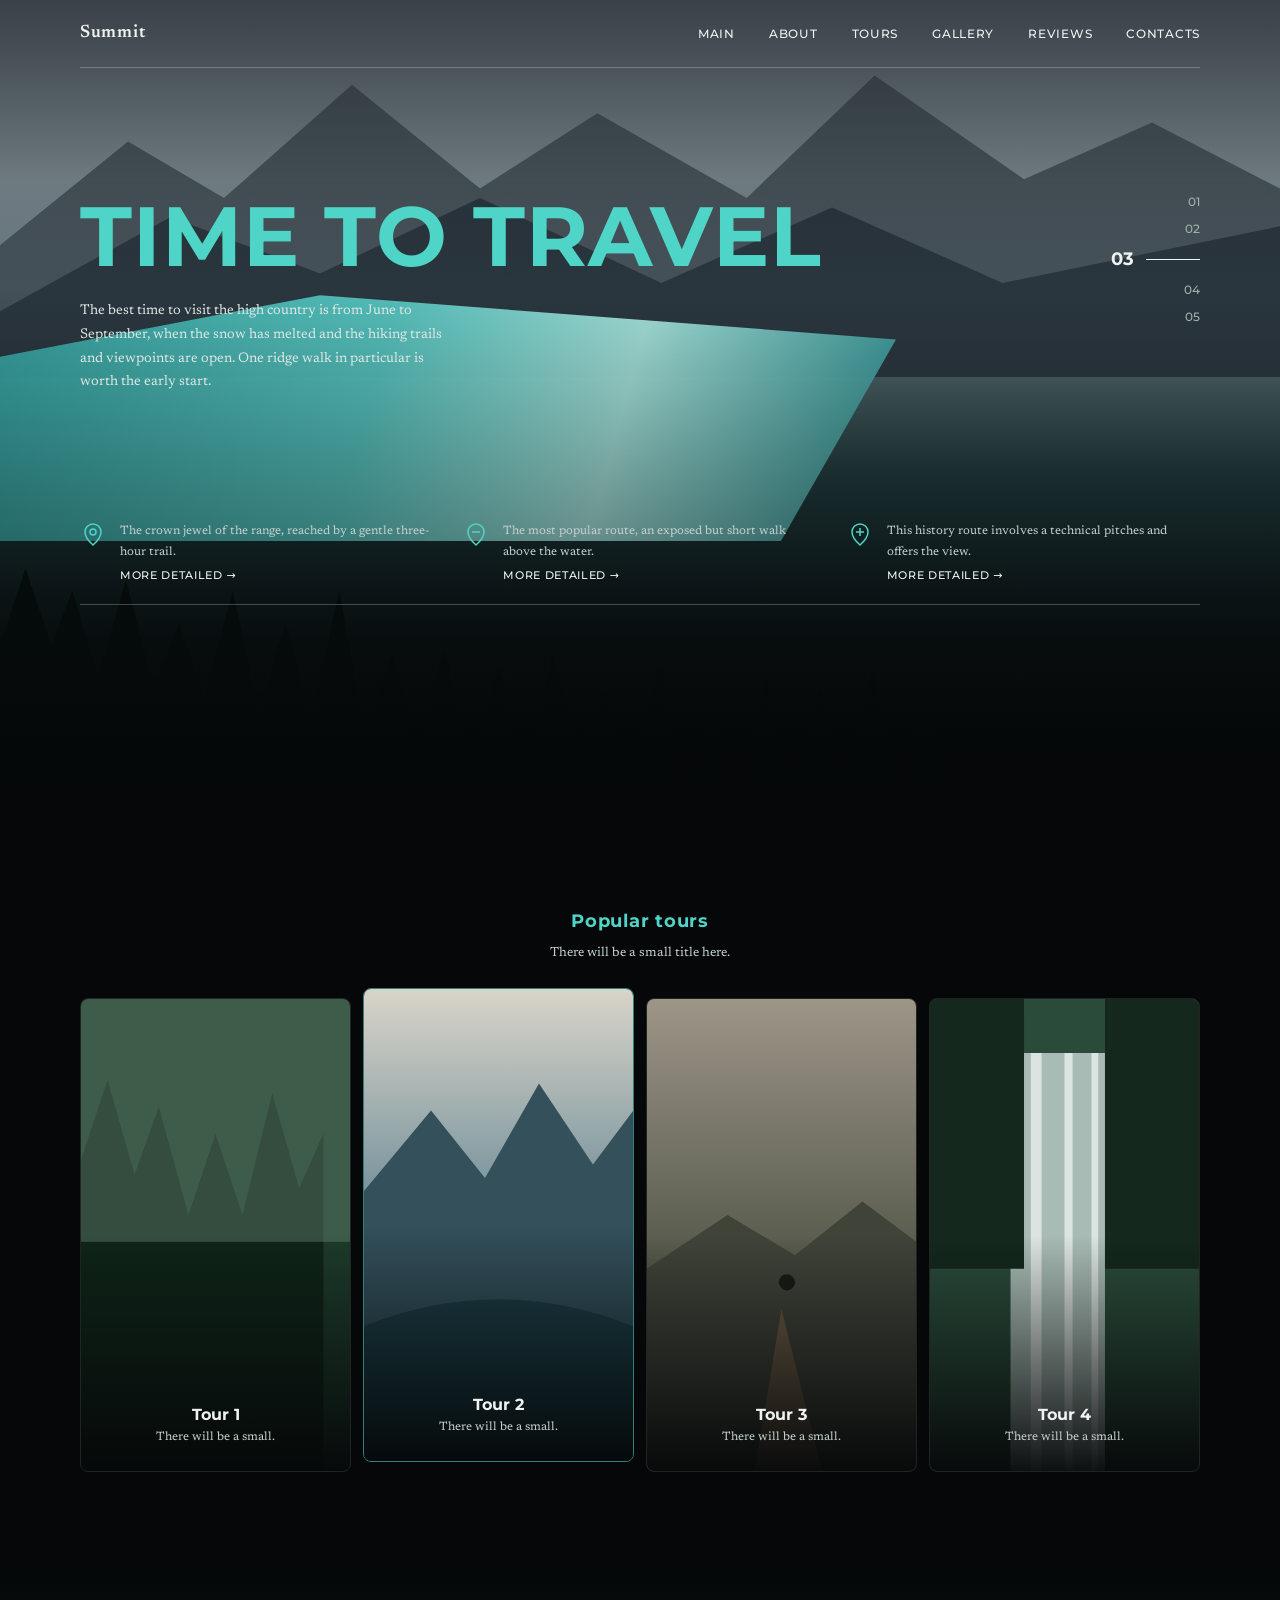
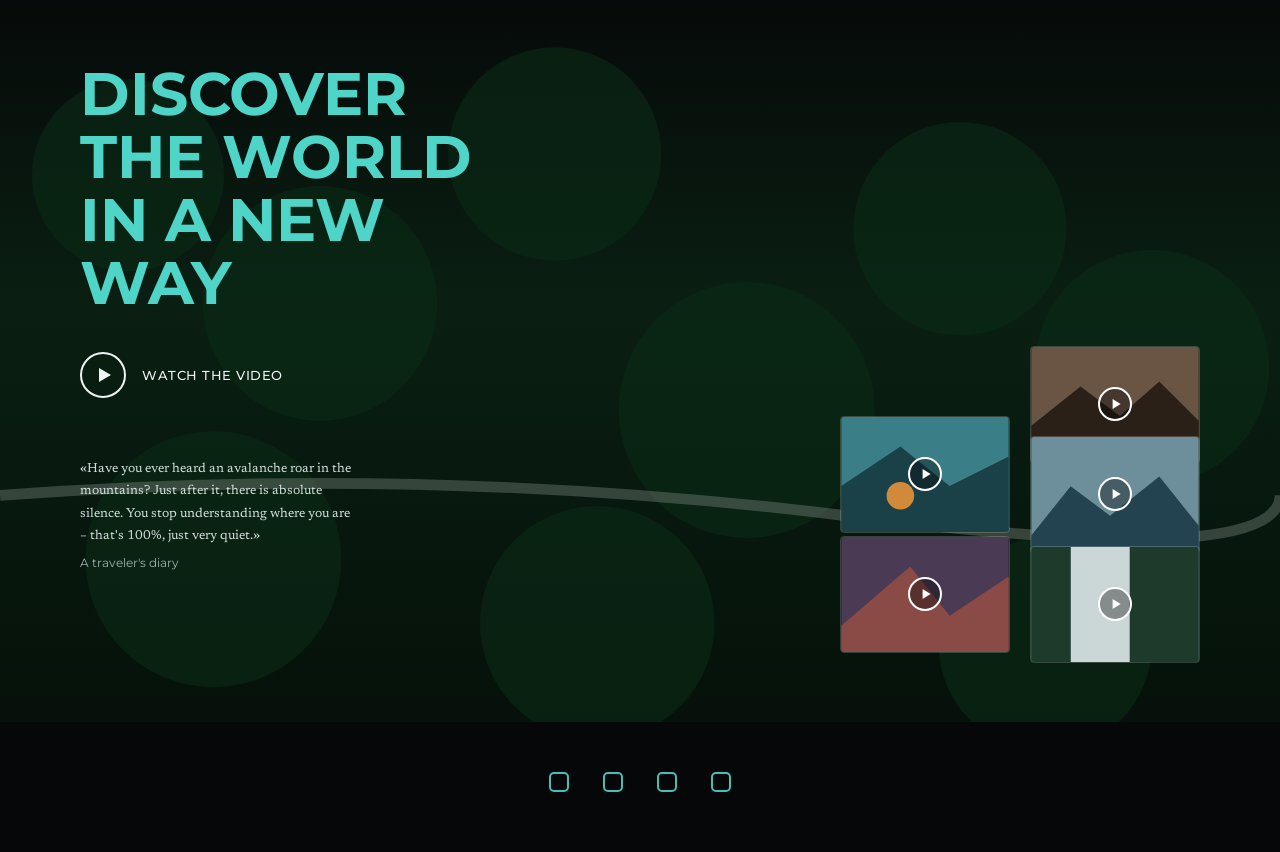
<file: designs/teal-summit/index.html>
<!doctype html>
<html lang="en">
<head>
<meta charset="utf-8">
<meta name="viewport" content="width=device-width, initial-scale=1">
<title>Teal Summit</title>
<link rel="stylesheet" href="../_shared/fonts.css">
<style>
:root{--bg:#050708;--ink:#eef3f2;--soft:#9fb0ad;--teal:#4fd4c8;--teal-deep:#1d8f8a;--serif:'Newsreader',Georgia,serif;--sans:'Montserrat',system-ui,sans-serif;--wrap:min(1120px,calc(100% - 48px));--ease:cubic-bezier(.16,1,.3,1)}
@font-face{font-family:'Newsreader';font-weight:400 600;font-display:swap;src:url('../../fonts/Newsreader-normal-400-600.woff2') format('woff2')}
*{box-sizing:border-box;margin:0}
body{background:var(--bg);color:var(--ink);font:400 .9375rem/1.7 var(--serif);-webkit-font-smoothing:antialiased}
a{color:inherit;text-decoration:none}
::selection{background:var(--teal);color:#04201e}
:focus-visible{outline:2px solid var(--teal);outline-offset:3px}
.wrap{width:var(--wrap);margin:0 auto}
h1,h2,h3{font-family:var(--sans)}
.teal{color:var(--teal)}

.hero{position:relative;min-height:min(92vh,820px);overflow:hidden;isolation:isolate}
.hero__sky{position:absolute;inset:0;z-index:-4;background:linear-gradient(180deg,#56606a 0%,#7d8b92 22%,#5b6f74 40%,#203a3c 58%,#0b1718 78%,var(--bg) 100%)}
.hero__peaks{position:absolute;left:0;right:0;top:0;height:46%;z-index:-3;width:100%}
.hero__lake{position:absolute;left:-5%;right:30%;top:36%;height:30%;z-index:-2;background:linear-gradient(105deg,#2f9c9a 0%,#56c4bf 45%,#a6e4dc 70%,#2b8f90 100%);clip-path:polygon(0 30%,40% 0,100% 18%,88% 100%,0 100%);opacity:.95}
.hero__forest{position:absolute;left:0;right:0;bottom:0;height:40%;z-index:-1;width:100%}
.hero__shade{position:absolute;inset:0;z-index:0;background:linear-gradient(180deg,rgba(5,7,8,.35) 0%,transparent 35%,rgba(5,7,8,.35) 65%,var(--bg) 100%)}
.nav{width:var(--wrap);margin:0 auto;padding:20px 0;display:flex;align-items:center;justify-content:space-between;position:relative;z-index:2;border-bottom:1px solid rgba(238,243,242,.25)}
.logo{font:600 1.125rem var(--serif);letter-spacing:.04em}
.nav ul{list-style:none;padding:0;display:flex;gap:clamp(16px,3vw,34px);font:500 .75rem var(--sans);letter-spacing:.06em;text-transform:uppercase}
.nav a{padding:4px 0;border-bottom:1px solid transparent;transition:border-color .3s var(--ease)}
.nav a:hover{border-color:var(--teal)}
.hero__body{width:var(--wrap);margin:0 auto;position:relative;z-index:2;padding-top:clamp(70px,14vh,140px)}
.hero h1{font:700 clamp(2.75rem,7vw,5.25rem)/1 var(--sans);color:var(--teal);text-transform:uppercase;letter-spacing:.01em}
.hero__lead{max-width:48ch;margin-top:22px;font-size:.875rem;color:#dde6e4}
.dots{position:absolute;right:0;top:clamp(70px,14vh,140px);display:grid;gap:12px;text-align:right;font:500 .75rem var(--sans);color:var(--soft)}
.dots b{font-size:1.125rem;color:var(--ink);display:flex;align-items:center;gap:12px;justify-content:flex-end}
.dots b::after{content:"";width:54px;height:1px;background:var(--ink)}
.notes{display:grid;grid-template-columns:repeat(3,1fr);gap:30px;margin-top:clamp(70px,14vh,150px);padding-bottom:22px;border-bottom:1px solid rgba(238,243,242,.25)}
.note{display:flex;gap:14px;font-size:.75rem;color:#c3cfcd}
.note svg{flex:none;width:26px;height:26px;stroke:var(--teal);fill:none;stroke-width:1.5}
.note a{display:block;margin-top:6px;font:500 .6875rem var(--sans);letter-spacing:.06em;text-transform:uppercase;color:var(--ink)}

.tours{padding:clamp(56px,8vw,90px) 0;text-align:center}
.tours h2{font:700 1.125rem var(--sans);color:var(--teal);letter-spacing:.04em}
.tours small{display:block;margin:10px 0 34px;font-size:.8125rem;color:#c3cfcd}
.cards{width:var(--wrap);margin:0 auto;display:grid;grid-template-columns:repeat(4,1fr);gap:12px}
.card{position:relative;aspect-ratio:1/1.75;border-radius:8px;overflow:hidden;display:block;border:1px solid rgba(238,243,242,.12);transition:transform .5s var(--ease),border-color .3s}
.card:hover,.card--on{transform:translateY(-10px);border-color:rgba(79,212,200,.6)}
.card svg{position:absolute;inset:0;width:100%;height:100%}
.card::after{content:"";position:absolute;inset:0;background:linear-gradient(180deg,transparent 50%,rgba(5,7,8,.95) 100%)}
.card div{position:absolute;left:0;right:0;bottom:22px;z-index:1}
.card b{display:block;font:700 1rem var(--sans)}
.card span{font-size:.75rem;color:#c3cfcd}

.film{position:relative;min-height:clamp(520px,70vw,760px);overflow:hidden;isolation:isolate;display:flex;align-items:flex-start}
.film__bg{position:absolute;inset:0;z-index:-2;background:linear-gradient(180deg,var(--bg),#0a1f12 45%,#05110a 100%)}
.film__trees{position:absolute;inset:0;z-index:-1;opacity:.75}
.film .wrap{position:relative;padding-top:clamp(50px,8vw,100px);min-height:inherit}
.film h2{font:700 clamp(2.25rem,5vw,3.75rem)/1.05 var(--sans);color:var(--teal);text-transform:uppercase;max-width:11ch}
.watch{display:flex;align-items:center;gap:16px;margin-top:38px;font:500 .8125rem var(--sans);letter-spacing:.04em;text-transform:uppercase;background:none;border:0;color:var(--ink);cursor:pointer;padding:0}
.watch i{width:46px;height:46px;border-radius:50%;border:2px solid var(--ink);display:grid;place-items:center;transition:background-color .3s,border-color .3s}
.watch:hover i{background:var(--teal);border-color:var(--teal)}
.watch i::before{content:"";border-left:12px solid currentColor;border-top:7px solid transparent;border-bottom:7px solid transparent;margin-left:3px}
.watch:hover i{color:#04201e}
.quote{max-width:34ch;margin-top:60px;font-size:.8125rem;color:#d3dedc}
.quote small{display:block;margin-top:8px;font:400 .75rem var(--sans);color:var(--soft)}
.thumbs{position:absolute;right:0;bottom:clamp(40px,6vw,80px);width:min(470px,55%);height:300px}
.thumb{position:absolute;width:clamp(120px,19vw,170px);aspect-ratio:1.45;border-radius:4px;overflow:hidden;border:1px solid rgba(238,243,242,.2)}
.thumb svg{width:100%;height:100%;display:block}
.thumb::after{content:"";position:absolute;left:50%;top:50%;width:30px;height:30px;transform:translate(-50%,-50%);border-radius:50%;border:2px solid #fff;background:rgba(0,0,0,.35)}
.thumb::before{content:"";position:absolute;left:50%;top:50%;z-index:1;transform:translate(-30%,-50%);border-left:8px solid #fff;border-top:5px solid transparent;border-bottom:5px solid transparent}
.social{display:flex;justify-content:center;gap:34px;padding:50px 0 60px}
.social a{width:20px;height:20px;border:2px solid var(--teal);border-radius:5px;opacity:.9;transition:transform .3s var(--ease)}
.social a:hover{transform:translateY(-3px)}

@media (max-width:820px){.nav ul,.dots{display:none}.notes{grid-template-columns:1fr}.cards{grid-template-columns:repeat(2,1fr)}.thumbs{position:static;margin-top:30px;width:100%;height:auto;display:flex;gap:8px;flex-wrap:wrap}.thumb{position:static}}
@media (prefers-reduced-motion:reduce){*{transition:none!important}}
</style>
</head>
<body>
<header class="hero">
  <div class="hero__sky"></div>
  <svg class="hero__peaks" viewBox="0 0 1200 400" preserveAspectRatio="none" aria-hidden="true"><path d="M0 260 L120 150 L210 210 L330 90 L450 200 L560 120 L700 210 L820 80 L960 190 L1080 130 L1200 200 V400 H0Z" fill="#3a444c" opacity=".75"/><path d="M0 330 L160 230 L300 290 L450 210 L620 300 L780 220 L940 300 L1200 240 V400 H0Z" fill="#26323a" opacity=".85"/></svg>
  <div class="hero__lake"></div>
  <svg class="hero__forest" viewBox="0 0 1200 300" preserveAspectRatio="none" aria-hidden="true"><path d="M0 300V140l24-70 24 70 20-50 24 80 26-90 26 100 24-60 24 70 26-100 24 110 26-80 24 90 26-120 24 130 26-70 24 90 24-100 26 110 26-90 24 100 26-110 24 90 26-60 24 80 26-100 26 110 24-70 24 80 26-110 24 100 26-90 24 80 26-100 24 110 24-80 26 90V300Z" fill="#06100f"/></svg>
  <div class="hero__shade"></div>
  <nav class="nav" aria-label="Main"><a class="logo" href="#">Summit</a><ul><li><a href="#">Main</a></li><li><a href="#">About</a></li><li><a href="#tours">Tours</a></li><li><a href="#">Gallery</a></li><li><a href="#">Reviews</a></li><li><a href="#">Contacts</a></li></ul></nav>
  <div class="hero__body">
    <h1>Time to travel</h1>
    <p class="hero__lead">The best time to visit the high country is from June to September, when the snow has melted and the hiking trails and viewpoints are open. One ridge walk in particular is worth the early start.</p>
    <div class="dots" aria-hidden="true"><span>01</span><span>02</span><b>03</b><span>04</span><span>05</span></div>
    <div class="notes">
      <div class="note"><svg viewBox="0 0 26 26"><path d="M13 24s8-7 8-13a8 8 0 10-16 0c0 6 8 13 8 13z"/><circle cx="13" cy="11" r="3"/></svg><p>The crown jewel of the range, reached by a gentle three-hour trail.<a href="#">More detailed &rarr;</a></p></div>
      <div class="note"><svg viewBox="0 0 26 26"><path d="M13 24s8-7 8-13a8 8 0 10-16 0c0 6 8 13 8 13z"/><path d="M9 11h8"/></svg><p>The most popular route, an exposed but short walk above the water.<a href="#">More detailed &rarr;</a></p></div>
      <div class="note"><svg viewBox="0 0 26 26"><path d="M13 24s8-7 8-13a8 8 0 10-16 0c0 6 8 13 8 13z"/><path d="M13 7v8M9 11h8"/></svg><p>This history route involves a technical pitches and offers the view.<a href="#">More detailed &rarr;</a></p></div>
    </div>
  </div>
</header>

<section class="tours" id="tours">
  <h2>Popular tours</h2><small>There will be a small title here.</small>
  <div class="cards">
    <a class="card" href="#"><svg viewBox="0 0 200 350" preserveAspectRatio="xMidYMid slice" aria-hidden="true"><rect width="200" height="350" fill="#1d3a2a"/><path d="M0 350V120l20-60 20 70 18-50 22 80 20-60 20 60 22-90 20 70 18-40V350Z" fill="#0f2418"/><rect width="200" height="180" fill="#7d9a86" opacity=".35"/></svg><div><b>Tour 1</b><span>There will be a small.</span></div></a>
    <a class="card card--on" href="#"><svg viewBox="0 0 200 350" preserveAspectRatio="xMidYMid slice" aria-hidden="true"><defs><linearGradient id="t2" x1="0" y1="0" x2="0" y2="1"><stop offset="0" stop-color="#d9d4c9"/><stop offset=".5" stop-color="#6a8a96"/><stop offset="1" stop-color="#1c3c44"/></linearGradient></defs><rect width="200" height="350" fill="url(#t2)"/><path d="M0 150L50 90l40 50 40-70 40 60 30-40V250H0Z" fill="#33505b"/><path d="M0 250Q100 210 200 250V350H0Z" fill="#1b3f47"/></svg><div><b>Tour 2</b><span>There will be a small.</span></div></a>
    <a class="card" href="#"><svg viewBox="0 0 200 350" preserveAspectRatio="xMidYMid slice" aria-hidden="true"><defs><linearGradient id="t3" x1="0" y1="0" x2="0" y2="1"><stop offset="0" stop-color="#9d9588"/><stop offset=".6" stop-color="#4f5446"/><stop offset="1" stop-color="#1d201a"/></linearGradient></defs><rect width="200" height="350" fill="url(#t3)"/><path d="M0 200L60 160l50 30 50-40 40 30V350H0Z" fill="#3f4338"/><path d="M80 350L100 230l30 120Z" fill="#6b5a45"/><circle cx="104" cy="210" r="6" fill="#1a1a16"/></svg><div><b>Tour 3</b><span>There will be a small.</span></div></a>
    <a class="card" href="#"><svg viewBox="0 0 200 350" preserveAspectRatio="xMidYMid slice" aria-hidden="true"><rect width="200" height="350" fill="#2a4b3a"/><path d="M60 40h70v310H60Z" fill="#c9d7d3" opacity=".8"/><path d="M75 40h8v310h-8zM100 40h6v310h-6zM120 40h5v310h-5z" fill="#fff" opacity=".6"/><path d="M0 0h70v200H0Z M130 0h70v200h-70Z" fill="#14281d"/></svg><div><b>Tour 4</b><span>There will be a small.</span></div></a>
  </div>
</section>

<section class="film">
  <div class="film__bg"></div>
  <svg class="film__trees" viewBox="0 0 1200 760" preserveAspectRatio="none" aria-hidden="true"><g fill="#0b2a16" opacity=".85"><circle cx="120" cy="200" r="90"/><circle cx="300" cy="320" r="110"/><circle cx="520" cy="180" r="100"/><circle cx="700" cy="420" r="120"/><circle cx="900" cy="250" r="100"/><circle cx="1080" cy="380" r="110"/><circle cx="200" cy="560" r="120"/><circle cx="560" cy="620" r="110"/><circle cx="980" cy="640" r="100"/></g><path d="M0 500Q400 470 800 520T1200 500" stroke="#b9c3bb" stroke-width="10" fill="none" opacity=".35"/></svg>
  <div class="wrap">
    <h2>Discover the world in a new way</h2>
    <button class="watch" type="button"><i></i>Watch the video</button>
    <p class="quote">&laquo;Have you ever heard an avalanche roar in the mountains? Just after it, there is absolute silence. You stop understanding where you are &ndash; that's 100%, just very quiet.&raquo;<small>A traveler's diary</small></p>
    <div class="thumbs" aria-hidden="true">
      <div class="thumb" style="right:0;top:0"><svg viewBox="0 0 170 117"><rect width="170" height="117" fill="#6a5545"/><path d="M0 80L50 40l40 30 40-35 40 40v42H0Z" fill="#2a2018"/></svg></div>
      <div class="thumb" style="right:190px;top:70px"><svg viewBox="0 0 170 117"><rect width="170" height="117" fill="#3a7f88"/><path d="M0 70L60 30l50 40 60-30v77H0Z" fill="#1b4148"/><circle cx="60" cy="80" r="14" fill="#d08a3a"/></svg></div>
      <div class="thumb" style="right:0;top:90px"><svg viewBox="0 0 170 117"><rect width="170" height="117" fill="#6d8f9c"/><path d="M0 100L40 50l40 30 50-40 40 50v27H0Z" fill="#22434f"/></svg></div>
      <div class="thumb" style="right:190px;top:190px"><svg viewBox="0 0 170 117"><rect width="170" height="117" fill="#4b3a53"/><path d="M0 90L70 30l40 50 60-40v77H0Z" fill="#8a4a46"/></svg></div>
      <div class="thumb" style="right:0;top:200px"><svg viewBox="0 0 170 117"><rect width="170" height="117" fill="#7d949c"/><path d="M40 0h60v117H40Z" fill="#dfe8e6" opacity=".8"/><path d="M0 0h40v117H0ZM100 0h70v117h-70Z" fill="#1d3a2a"/></svg></div>
    </div>
  </div>
</section>
<div class="social" aria-label="Social links"><a href="#" aria-label="Instagram"></a><a href="#" aria-label="Facebook"></a><a href="#" aria-label="Telegram"></a><a href="#" aria-label="Twitter"></a></div>
</body>
</html>
</file>
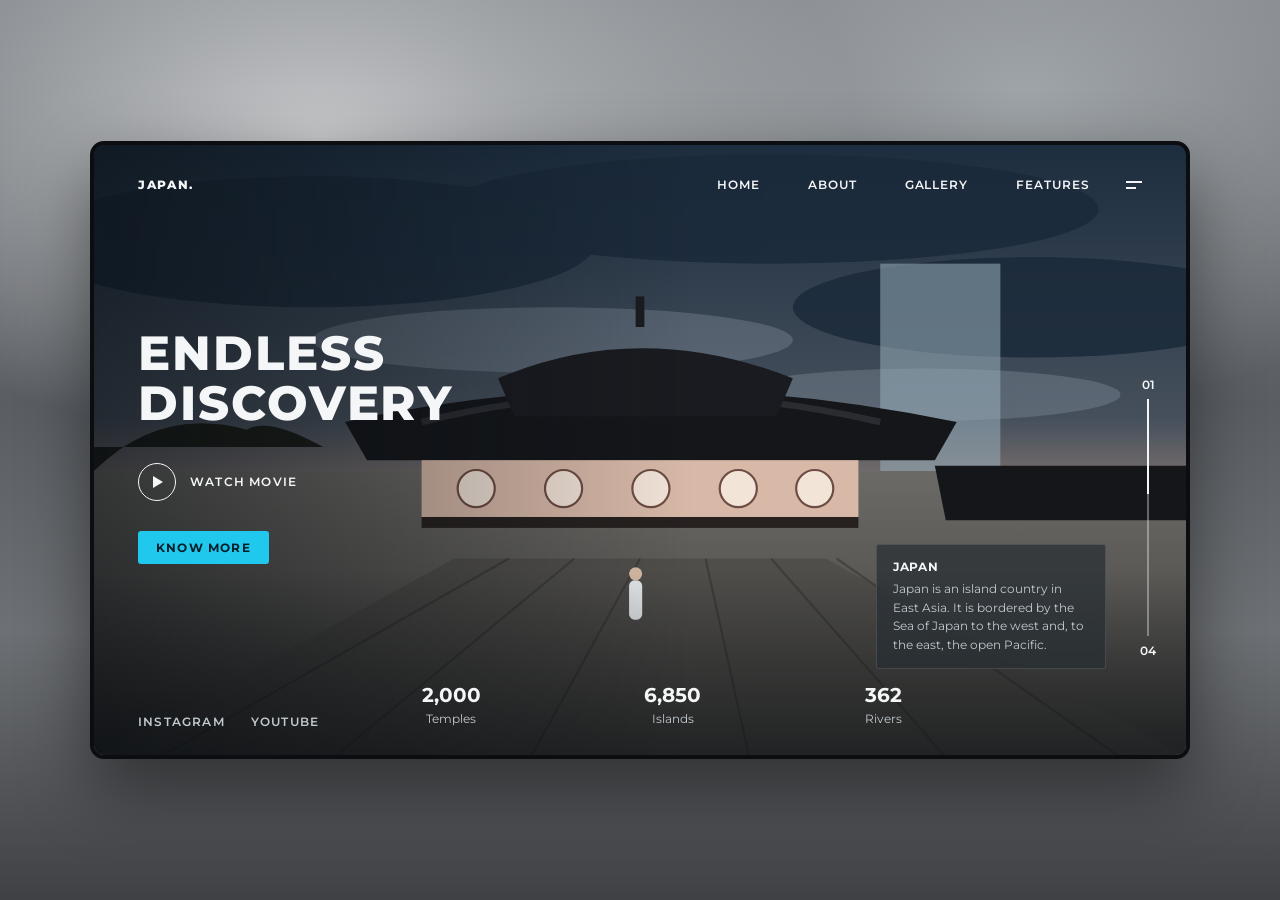
<file: designs/temple-frame/index.html>
<!doctype html>
<html lang="en">
<head>
<meta charset="utf-8">
<meta name="viewport" content="width=device-width, initial-scale=1">
<title>Temple Frame</title>
<link rel="stylesheet" href="../_shared/fonts.css">
<style>
:root{--ink:#f4f6f7;--soft:#c2cacf;--cyan:#20c8ee;--sans:'Montserrat',system-ui,sans-serif;--ease:cubic-bezier(.16,1,.3,1)}
*{box-sizing:border-box;margin:0}
body{min-height:100vh;display:grid;place-items:center;padding:clamp(14px,4vw,60px);font:400 .875rem/1.6 var(--sans);color:var(--ink);-webkit-font-smoothing:antialiased;
  background:radial-gradient(60% 50% at 25% 15%,#c5c7c9 0%,transparent 70%),radial-gradient(60% 50% at 80% 10%,#9fa4a8 0%,transparent 70%),linear-gradient(180deg,#7b7f84 0%,#5a5e63 45%,#6d7074 70%,#3f4144 100%)}
a{color:inherit;text-decoration:none}
::selection{background:var(--cyan);color:#04202a}
:focus-visible{outline:2px solid var(--cyan);outline-offset:3px}

.screen{background:#1a2230;position:relative;width:min(1100px,100%);aspect-ratio:16/9;min-height:520px;border-radius:14px;border:4px solid #0b0d10;overflow:hidden;isolation:isolate;box-shadow:0 30px 70px rgba(0,0,0,.45)}
.scene{position:absolute;inset:0;z-index:-2;width:100%;height:100%}
.shade{position:absolute;inset:0;z-index:-1;background:linear-gradient(90deg,rgba(6,10,14,.55) 0%,transparent 55%),linear-gradient(0deg,rgba(6,10,14,.55) 0%,transparent 30%)}

.top{position:absolute;left:clamp(20px,4vw,44px);right:clamp(20px,4vw,44px);top:clamp(16px,3vw,28px);display:flex;align-items:center;justify-content:space-between;font:600 .75rem var(--sans);letter-spacing:.08em;text-transform:uppercase}
.top ul{list-style:none;padding:0;display:flex;gap:clamp(18px,4vw,48px);margin-left:auto}
.top a{padding:4px 0;border-bottom:1px solid transparent;transition:border-color .3s var(--ease)}
.top a:hover{border-color:var(--cyan)}
.burger{margin-left:clamp(18px,3vw,36px);display:grid;gap:4px;width:16px}
.burger i{height:2px;background:var(--ink);display:block}
.burger i:last-child{width:10px}

.copy{position:absolute;left:clamp(20px,4vw,44px);top:30%}
h1{font:800 clamp(1.75rem,4.4vw,3rem)/1.05 var(--sans);text-transform:uppercase;letter-spacing:.04em}
.watch{display:flex;align-items:center;gap:14px;margin-top:clamp(20px,3vw,34px);font:600 .75rem var(--sans);letter-spacing:.1em;text-transform:uppercase;background:none;border:0;color:var(--ink);cursor:pointer;padding:0}
.watch i{width:38px;height:38px;border-radius:50%;border:1.5px solid var(--ink);display:grid;place-items:center;transition:background-color .3s,border-color .3s,color .3s}
.watch i::before{content:"";border-left:10px solid currentColor;border-top:6px solid transparent;border-bottom:6px solid transparent;margin-left:2px}
.watch:hover i{background:var(--cyan);border-color:var(--cyan);color:#04202a}
.know{display:inline-block;margin-top:clamp(18px,3vw,30px);background:var(--cyan);color:#04202a;font:700 .75rem var(--sans);letter-spacing:.1em;text-transform:uppercase;padding:9px 18px;border-radius:3px;transition:transform .3s var(--ease),background-color .3s}
.know:hover{transform:translateY(-2px);background:#57dcf7}

.info{position:absolute;right:clamp(40px,7vw,80px);bottom:clamp(58px,9vw,86px);width:min(230px,30%);padding:14px 16px;background:rgba(40,46,52,.72);border:1px solid rgba(255,255,255,.12);backdrop-filter:blur(6px);border-radius:3px}
.info b{display:block;font:700 .75rem var(--sans);margin-bottom:6px;letter-spacing:.06em}
.info p{font-size:.75rem;line-height:1.55;color:var(--soft)}
.slider{position:absolute;right:clamp(16px,3vw,30px);top:38%;bottom:16%;display:flex;flex-direction:column;align-items:center;justify-content:space-between;font:600 .75rem var(--sans)}
.slider::before{content:"";position:absolute;top:22px;bottom:22px;width:2px;background:rgba(255,255,255,.35)}
.slider::after{content:"";position:absolute;top:22px;height:34%;width:2px;background:var(--ink)}
.stats{position:absolute;left:30%;right:26%;bottom:clamp(14px,3vw,26px);display:flex;justify-content:space-between;gap:10px;text-align:center}
.stats b{display:block;font:700 clamp(.9375rem,1.8vw,1.25rem)/1.2 var(--sans)}
.stats span{font-size:.75rem;color:var(--soft)}
.socials{position:absolute;left:clamp(20px,4vw,44px);bottom:clamp(14px,3vw,26px);display:flex;gap:26px;font:600 .75rem var(--sans);letter-spacing:.1em;text-transform:uppercase;color:var(--soft)}

@media (max-width:760px){.screen{aspect-ratio:auto;min-height:620px}.top ul{display:none}.info{position:static;width:auto;margin:0}.info-wrap{position:absolute;left:20px;right:20px;bottom:70px}.stats{left:20px;right:20px}.slider{display:none}.copy{top:22%}}
@media (prefers-reduced-motion:reduce){*{transition:none!important}}
</style>
</head>
<body>
<main class="screen">
  <svg class="scene" viewBox="0 0 1000 562" preserveAspectRatio="xMidYMid slice" aria-hidden="true">
    <defs>
      <linearGradient id="sky" x1="0" y1="0" x2="0" y2="1"><stop offset="0" stop-color="#1c2d3f"/><stop offset=".45" stop-color="#46505c"/><stop offset=".68" stop-color="#b79784"/><stop offset="1" stop-color="#6d5b52"/></linearGradient>
      <linearGradient id="plaza" x1="0" y1="0" x2="0" y2="1"><stop offset="0" stop-color="#6c6a66"/><stop offset="1" stop-color="#3c3b39"/></linearGradient>
    </defs>
    <rect width="1000" height="562" fill="url(#sky)"/>
    <g fill="#1b2a3a" opacity=".85"><ellipse cx="200" cy="90" rx="260" ry="60"/><ellipse cx="620" cy="60" rx="300" ry="50"/><ellipse cx="860" cy="150" rx="220" ry="46"/></g>
    <g fill="#8a95a3" opacity=".35"><ellipse cx="420" cy="180" rx="220" ry="30"/><ellipse cx="760" cy="230" rx="180" ry="24"/></g>
    <rect x="720" y="110" width="110" height="200" fill="#9ab0bc" opacity=".55"/>
    <path d="M0 300h1000v262H0Z" fill="url(#plaza)"/>
    <path d="M0 300Q60 240 140 262 160 250 210 278H0Z" fill="#1a1d18"/>
    <path d="M230 255Q500 195 790 255L770 290H250Z" fill="#14161a"/>
    <path d="M300 255Q500 205 720 255" stroke="#2a2c32" stroke-width="6" fill="none"/>
    <path d="M370 215Q500 160 640 215L625 250H385Z" fill="#191b20"/>
    <path d="M500 168V140" stroke="#191b20" stroke-width="8"/>
    <rect x="300" y="290" width="400" height="52" fill="#d8b9a8"/>
    <g fill="#f3e4d8" stroke="#6d4d44" stroke-width="2"><circle cx="350" cy="316" r="17"/><circle cx="430" cy="316" r="17"/><circle cx="510" cy="316" r="17"/><circle cx="590" cy="316" r="17"/><circle cx="660" cy="316" r="17"/></g>
    <rect x="300" y="342" width="400" height="10" fill="#26211f"/>
    <path d="M770 295h230v50H780Z" fill="#14161a"/>
    <path d="M0 562L330 380h340L1000 562Z" fill="#494744" opacity=".6"/>
    <path d="M60 562L380 380M220 562L440 380M400 562L500 380M600 562L560 380M780 562L620 380M940 562L680 380" stroke="#2f2e2c" stroke-width="2" opacity=".5"/>
    <rect x="490" y="400" width="12" height="36" rx="5" fill="#eceff1"/><circle cx="496" cy="394" r="6" fill="#d9bca6"/>
  </svg>
  <div class="shade"></div>
  <header class="top"><a href="#" style="font-weight:800;letter-spacing:.14em">Japan.</a><ul><li><a href="#">Home</a></li><li><a href="#">About</a></li><li><a href="#">Gallery</a></li><li><a href="#">Features</a></li></ul><span class="burger" aria-hidden="true"><i></i><i></i></span></header>
  <div class="copy">
    <h1>Endless<br>Discovery</h1>
    <button class="watch" type="button"><i></i>Watch movie</button>
    <a class="know" href="#">Know more</a>
  </div>
  <div class="slider" aria-hidden="true"><span>01</span><span>04</span></div>
  <div class="info-wrap"><aside class="info"><b>JAPAN</b><p>Japan is an island country in East Asia. It is bordered by the Sea of Japan to the west and, to the east, the open Pacific.</p></aside></div>
  <div class="stats"><div><b>2,000</b><span>Temples</span></div><div><b>6,850</b><span>Islands</span></div><div><b>362</b><span>Rivers</span></div></div>
  <div class="socials"><a href="#">Instagram</a><a href="#">Youtube</a></div>
</main>
</body>
</html>
</file>
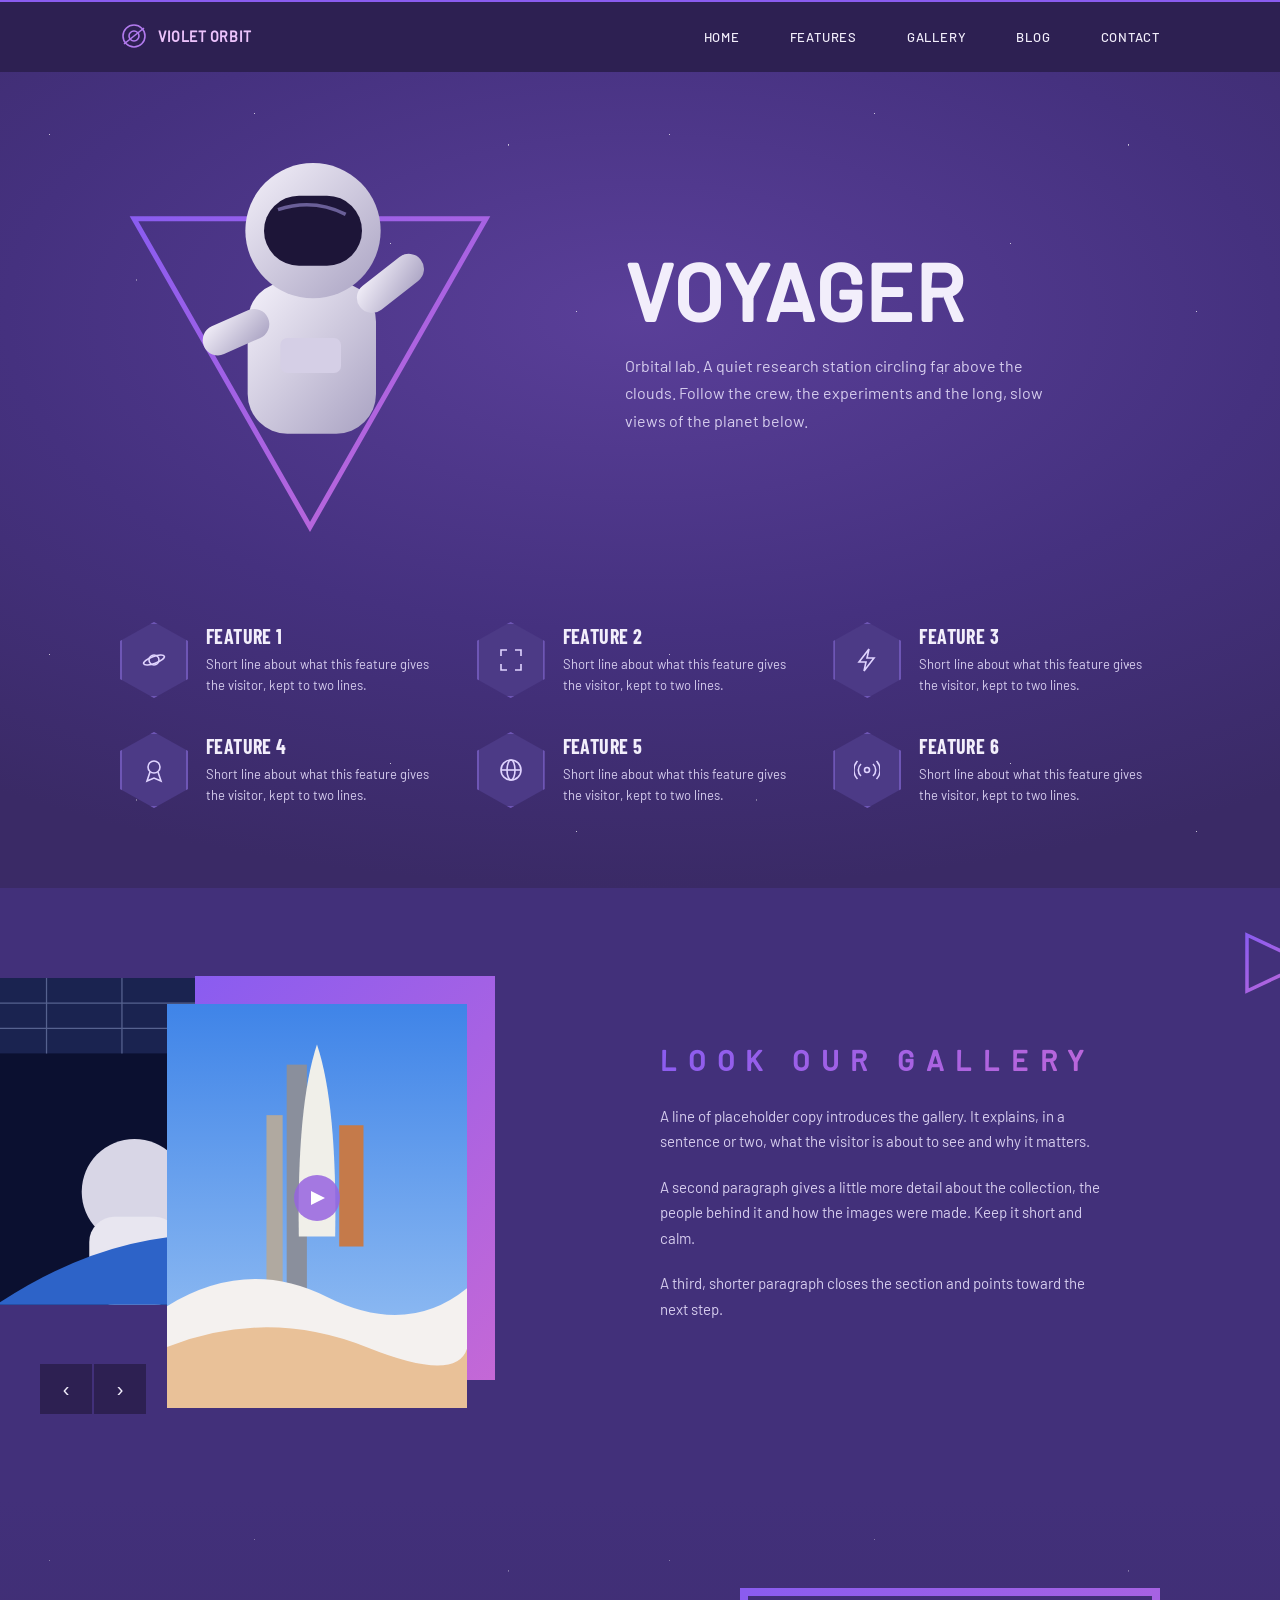
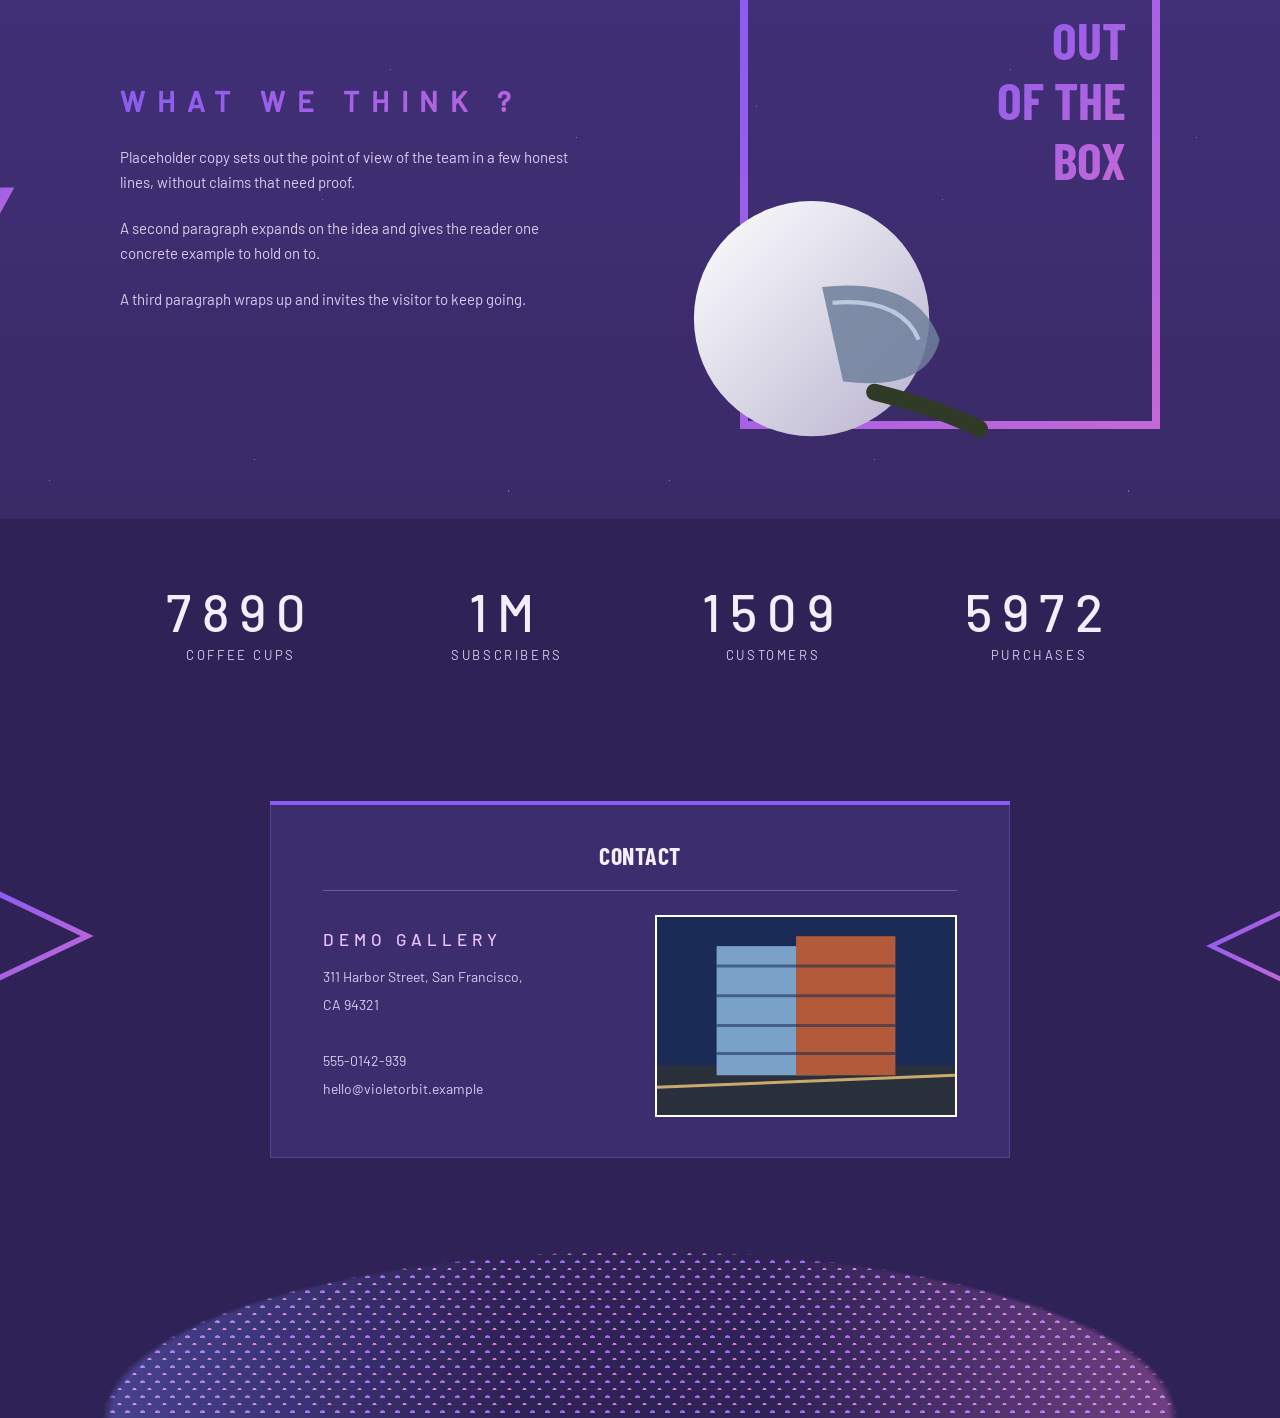
<file: designs/violet-orbit/index.html>
<!doctype html>
<html lang="en">
<head>
<meta charset="utf-8">
<meta name="viewport" content="width=device-width, initial-scale=1">
<title>Violet Orbit</title>
<style>
@font-face{font-family:'Barlow';font-weight:400;font-display:swap;src:url('../../fonts/Barlow-400.woff2') format('woff2');}
@font-face{font-family:'Barlow';font-weight:500;font-display:swap;src:url('../../fonts/Barlow-500.woff2') format('woff2');}
@font-face{font-family:'Barlow Condensed';font-weight:500;font-display:swap;src:url('../../fonts/BarlowCondensed-500.woff2') format('woff2');}
@font-face{font-family:'Barlow Condensed';font-weight:700;font-display:swap;src:url('../../fonts/BarlowCondensed-700.woff2') format('woff2');}

:root{
  --bg:#3a2a66; --bg-2:#42307a; --bg-3:#2f2256; --nav:#2d2052;
  --ink:#f2eefb; --ink-soft:#d6cdee; --mute:#a99bd6;
  --v1:#8a5cf0; --v2:#c468d6; --grad:linear-gradient(135deg,var(--v1),var(--v2));
  --display:'Barlow Condensed','Arial Narrow',sans-serif; --body:'Barlow',system-ui,sans-serif;
  --wrap:min(1040px,calc(100% - 48px)); --ease:cubic-bezier(.16,1,.3,1);
}
*{box-sizing:border-box;margin:0}
body{background:var(--bg);color:var(--ink);font:400 1rem/1.7 var(--body);-webkit-font-smoothing:antialiased;overflow-x:hidden}
a{color:inherit;text-decoration:none}
::selection{background:var(--v2);color:#1d1238}
:focus-visible{outline:2px solid #e3b7ff;outline-offset:3px}
.wrap{width:var(--wrap);margin:0 auto;position:relative}
.stars{position:absolute;inset:0;pointer-events:none;opacity:.7;
  background-image:radial-gradient(1.5px 1.5px at 8% 12%,#fff 50%,transparent 52%),radial-gradient(1px 1px at 22% 40%,#fff 50%,transparent 52%),radial-gradient(1.3px 1.3px at 41% 8%,#fff 50%,transparent 52%),radial-gradient(1px 1px at 63% 33%,#fff 50%,transparent 52%),radial-gradient(1.4px 1.4px at 82% 14%,#fff 50%,transparent 52%),radial-gradient(1px 1px at 93% 46%,#fff 50%,transparent 52%),radial-gradient(1px 1px at 52% 58%,#fff 50%,transparent 52%);
  background-size:620px 520px}
.tri{position:absolute;pointer-events:none}
.tri svg{display:block;width:100%;height:100%;fill:none;stroke:url(#g);stroke-width:5}

/* nav */
.nav{background:var(--nav);border-top:2px solid var(--v1)}
.nav .wrap{display:flex;align-items:center;justify-content:space-between;padding:14px 0}
.logo{display:flex;align-items:center;gap:10px;font:700 .875rem var(--body);letter-spacing:.04em;color:#ecc2fb;text-transform:uppercase}
.logo svg{width:28px;height:28px;stroke:#b17aed;fill:none;stroke-width:1.6}
.nav ul{list-style:none;padding:0;display:flex;gap:clamp(18px,4vw,50px);font:500 .8125rem var(--body);letter-spacing:.06em;text-transform:uppercase}
.nav a{padding:6px 0;border-bottom:2px solid transparent;transition:border-color .3s var(--ease)}
.nav a:hover{border-color:var(--v2)}

/* hero */
.hero{position:relative;overflow:hidden;background:radial-gradient(90% 70% at 50% 30%,#5a3f99 0%,#45317f 55%,var(--bg) 100%);padding:clamp(40px,6vw,70px) 0 0}
.hero__top{display:grid;grid-template-columns:1fr 1.15fr;gap:40px;align-items:center;position:relative}
.badge{position:relative;aspect-ratio:1/1;max-width:400px;margin-left:-10px}
.badge .tri{inset:6% 0 0 0}
.badge .astro{position:absolute;left:14%;top:0;width:70%}
.hero__copy small{display:block;font:500 .9375rem var(--body);letter-spacing:.42em;text-transform:uppercase;color:#e0b4f8;margin-bottom:12px}
.hero__copy h1{font:700 clamp(3rem,7vw,5rem)/1 var(--body);letter-spacing:.02em;text-transform:uppercase;margin-bottom:22px}
.hero__copy p{color:var(--ink-soft);max-width:48ch}
.features{display:grid;position:relative;grid-template-columns:repeat(3,1fr);gap:34px 30px;padding:clamp(50px,7vw,80px) 0 clamp(50px,7vw,80px);position:relative}
.feature{display:flex;gap:18px;align-items:flex-start}
.hex{flex:none;width:68px;height:76px;background:#4c3a86;clip-path:polygon(50% 0,100% 25%,100% 75%,50% 100%,0 75%,0 25%);display:grid;place-items:center;box-shadow:inset 0 0 0 2px #6e56b5}
.hex svg{width:26px;height:26px;stroke:#e0d4ff;fill:none;stroke-width:1.6}
.feature small{display:block;font:500 .75rem var(--body);letter-spacing:.3em;text-transform:uppercase;color:#e0b4f8}
.feature h3{font:700 1.25rem/1.2 var(--display);letter-spacing:.02em;text-transform:uppercase;margin:2px 0 6px}
.feature p{font-size:.8125rem;line-height:1.6;color:var(--ink-soft)}

/* gallery */
.gallery{background:var(--bg-2);padding:clamp(56px,8vw,90px) 0;position:relative;overflow:hidden}
.gallery__grid{display:grid;grid-template-columns:1fr 1.05fr;gap:clamp(30px,5vw,70px);align-items:center}
.collage{position:relative;height:clamp(300px,42vw,430px);margin-left:calc((100vw - min(1040px,100vw - 48px)) / -2)}
.collage .back{position:absolute;left:0;top:0;width:62%;height:76%;overflow:hidden}
.collage .frame{position:absolute;left:clamp(130px,28%,310px);top:6%;width:min(60%,300px);height:94%}
.collage .frame::before{content:"";position:absolute;right:-28px;top:-28px;width:100%;height:100%;background:var(--grad)}
.collage .frame > svg,.collage .back > svg{position:relative;width:100%;height:100%;display:block}
.playb{position:absolute;left:50%;top:48%;transform:translate(-50%,-50%);width:46px;height:46px;border-radius:50%;background:rgba(151,100,224,.85);display:grid;place-items:center;border:0;cursor:pointer;transition:transform .3s var(--ease)}
.playb:hover{transform:translate(-50%,-50%) scale(1.1)}
.playb svg{width:14px;height:14px;fill:#fff;margin-left:2px}
.arrows{position:absolute;left:clamp(24px,4vw,40px);bottom:-6px;display:flex;gap:2px}
.arrows button{width:52px;height:50px;background:var(--nav);color:var(--ink);border:0;font-size:1.25rem;cursor:pointer;transition:background-color .3s}
.arrows button:hover{background:#5a3f99}
h2.label{font:700 clamp(1.25rem,2.6vw,1.75rem)/1.2 var(--body);letter-spacing:.42em;text-transform:uppercase;background:var(--grad);-webkit-background-clip:text;background-clip:text;color:transparent;margin-bottom:26px}
.prose p{color:var(--ink-soft);font-size:.9375rem;margin-bottom:20px;max-width:56ch}

/* think */
.think{position:relative;padding:clamp(56px,8vw,90px) 0;background:linear-gradient(180deg,var(--bg-2),var(--bg))}
.think__grid{display:grid;grid-template-columns:1.1fr 1fr;gap:clamp(30px,5vw,70px);align-items:center}
.box{position:relative;justify-self:end;width:min(100%,420px);aspect-ratio:1/1.05;border:8px solid transparent;border-image:linear-gradient(135deg,var(--v1),var(--v2)) 1;border-bottom-color:transparent}
.box h3{position:absolute;right:26px;top:14px;text-align:right;font:700 clamp(2.25rem,5vw,3.25rem)/1.15 var(--display);text-transform:uppercase;background:var(--grad);-webkit-background-clip:text;background-clip:text;color:transparent}
.box svg{position:absolute;left:-18%;bottom:-8%;width:78%}

/* stats */
.stats{background:var(--bg-3);padding:clamp(40px,6vw,64px) 0}
.stats .wrap{display:grid;grid-template-columns:repeat(4,1fr);text-align:center;gap:24px}
.stats b{display:block;font:500 clamp(2.25rem,5vw,3.25rem)/1.1 var(--body);letter-spacing:.2em}
.stats span{font:400 .8125rem var(--body);letter-spacing:.2em;text-transform:uppercase;color:var(--ink-soft)}

/* contact */
.contact{position:relative;padding:clamp(40px,6vw,70px) 0 0;overflow:hidden;background:var(--bg-3)}
.card{width:min(740px,calc(100% - 48px));margin:0 auto;background:#3c2d6e;border:1px solid #54428f;border-top:0;position:relative;padding:40px clamp(20px,5vw,52px) 40px}
.card::before{content:"";position:absolute;left:-1px;right:-1px;top:0;height:4px;background:var(--v1)}
.card h2{font:700 1.5rem var(--display);text-align:center;letter-spacing:.02em;text-transform:uppercase;padding-bottom:20px;border-bottom:1px solid #6b58a8;margin-bottom:24px}
.card__grid{display:grid;grid-template-columns:1fr 1fr;gap:30px;align-items:center}
.card h3{font:500 1.0625rem var(--body);letter-spacing:.3em;text-transform:uppercase;color:#ecc2fb;margin-bottom:14px}
.card address{font-style:normal;font-size:.875rem;color:var(--ink-soft);line-height:2}
.building{aspect-ratio:1.5;border:2px solid #fff;overflow:hidden}
.building svg{width:100%;height:100%;display:block}
.dots{height:clamp(150px,22vw,230px);margin-top:30px;position:relative;
  background:radial-gradient(circle at 50% 100%,#a66cf0 0 2.4px,transparent 3px) 0 0 / 15px 15px,radial-gradient(circle at 50% 100%,#d178d8 0 1.8px,transparent 2.4px) 7px 7px / 15px 15px;
  -webkit-mask:radial-gradient(75% 130% at 50% 100%,#000 55%,transparent 56%);mask:radial-gradient(75% 130% at 50% 100%,#000 55%,transparent 56%)}
.dots::after{content:"";position:absolute;inset:0;background:linear-gradient(90deg,#6f7cf0,transparent 40%,transparent 60%,#e075c8);mix-blend-mode:screen;opacity:.45}

@media (max-width:820px){
  .nav ul{display:none}
  .hero__top,.gallery__grid,.think__grid,.card__grid{grid-template-columns:1fr}
  .features{grid-template-columns:1fr}
  .stats .wrap{grid-template-columns:repeat(2,1fr)}
  .collage{margin-left:0}
  .badge{margin:0 auto}
  .box{justify-self:center}
}
@media (prefers-reduced-motion:reduce){*{transition:none!important}}
.visually-hidden{position:absolute;width:1px;height:1px;overflow:hidden;clip-path:inset(50%);white-space:nowrap}
.features .visually-hidden{grid-column:1/-1}
</style>
</head>
<body>
<svg width="0" height="0" style="position:absolute" aria-hidden="true"><defs><linearGradient id="g" x1="0" y1="0" x2="1" y2="1"><stop offset="0" stop-color="#8a5cf0"/><stop offset="1" stop-color="#c468d6"/></linearGradient></defs></svg>

<header class="nav">
  <div class="wrap">
    <a class="logo" href="#"><svg viewBox="0 0 28 28"><circle cx="14" cy="14" r="11"/><circle cx="14" cy="14" r="5"/><path d="M4 22L24 6"/></svg>Violet Orbit</a>
    <ul><li><a href="#">Home</a></li><li><a href="#features">Features</a></li><li><a href="#gallery">Gallery</a></li><li><a href="#">Blog</a></li><li><a href="#contact">Contact</a></li></ul>
  </div>
</header>

<section class="hero">
  <div class="stars"></div>
  <div class="wrap">
    <div class="hero__top">
      <div class="badge" aria-hidden="true">
        <div class="tri"><svg viewBox="0 0 100 100" preserveAspectRatio="none"><path d="M6 14H94L50 96Z" stroke-width="5" vector-effect="non-scaling-stroke"/></svg></div>
        <svg class="astro" viewBox="0 0 240 280"><defs><linearGradient id="suit" x1="0" y1="0" x2="1" y2="1"><stop offset="0" stop-color="#f4f1fa"/><stop offset="1" stop-color="#a9a2c2"/></linearGradient></defs>
          <rect x="70" y="120" width="110" height="130" rx="34" fill="url(#suit)"/>
          <rect x="30" y="150" width="60" height="26" rx="13" fill="url(#suit)" transform="rotate(-24 60 163)"/>
          <rect x="160" y="110" width="66" height="26" rx="13" fill="url(#suit)" transform="rotate(-38 190 123)"/>
          <circle cx="126" cy="76" r="58" fill="url(#suit)"/>
          <rect x="84" y="46" width="84" height="60" rx="30" fill="#1d1538"/>
          <path d="M96 58 Q126 48 154 62" stroke="#8a7fc0" stroke-width="3" fill="none" opacity=".7"/>
          <rect x="98" y="168" width="52" height="30" rx="6" fill="#d5cfe6"/></svg>
      </div>
      <div class="hero__copy">
        
        <h1>Voyager</h1>
        <p>Orbital lab. A quiet research station circling far above the clouds. Follow the crew, the experiments and the long, slow views of the planet below.</p>
      </div>
    </div>
    <div class="features" id="features"><h2 class="visually-hidden">Features</h2>
      <div class="feature"><div class="hex"><svg viewBox="0 0 26 26"><circle cx="13" cy="13" r="5"/><ellipse cx="13" cy="13" rx="11" ry="3.5" transform="rotate(-20 13 13)"/></svg></div><div><h3>Feature 1</h3><p>Short line about what this feature gives the visitor, kept to two lines.</p></div></div>
      <div class="feature"><div class="hex"><svg viewBox="0 0 26 26"><path d="M3 9V3h6M17 3h6v6M23 17v6h-6M9 23H3v-6"/></svg></div><div><h3>Feature 2</h3><p>Short line about what this feature gives the visitor, kept to two lines.</p></div></div>
      <div class="feature"><div class="hex"><svg viewBox="0 0 26 26"><path d="M15 2L5 15h7l-2 9 10-13h-7z"/></svg></div><div><h3>Feature 3</h3><p>Short line about what this feature gives the visitor, kept to two lines.</p></div></div>
      <div class="feature"><div class="hex"><svg viewBox="0 0 26 26"><circle cx="13" cy="10" r="6"/><path d="M9 15l-3 9 7-3 7 3-3-9"/></svg></div><div><h3>Feature 4</h3><p>Short line about what this feature gives the visitor, kept to two lines.</p></div></div>
      <div class="feature"><div class="hex"><svg viewBox="0 0 26 26"><circle cx="13" cy="13" r="10"/><ellipse cx="13" cy="13" rx="4" ry="10"/><path d="M3 13h20"/></svg></div><div><h3>Feature 5</h3><p>Short line about what this feature gives the visitor, kept to two lines.</p></div></div>
      <div class="feature"><div class="hex"><svg viewBox="0 0 26 26"><circle cx="13" cy="13" r="2.5"/><path d="M7 7a8 8 0 000 12M19 7a8 8 0 010 12M3.5 4a13 13 0 000 18M22.5 4a13 13 0 010 18"/></svg></div><div><h3>Feature 6</h3><p>Short line about what this feature gives the visitor, kept to two lines.</p></div></div>
    </div>
  </div>
</section>

<section class="gallery" id="gallery">
  <div class="tri" style="right:-30px;top:40px;width:70px;height:70px"><svg viewBox="0 0 100 100"><path d="M10 10L95 50 10 90Z"/></svg></div>
  <div class="wrap gallery__grid">
    <div class="collage">
      <div class="back"><svg viewBox="0 0 300 260" preserveAspectRatio="xMidYMid slice" aria-hidden="true"><rect width="300" height="260" fill="#0b1030"/><rect x="0" y="0" width="300" height="60" fill="#1a2350"/><path d="M0 40 H300 M0 20 H300" stroke="#56628f" stroke-width="1"/><path d="M40 0V60M100 0V60M160 0V60M220 0V60" stroke="#56628f"/><circle cx="110" cy="170" r="42" fill="#d8d6e6"/><rect x="74" y="190" width="72" height="70" rx="20" fill="#e8e6f0"/><path d="M0 260 Q150 160 300 240 V260Z" fill="#2d63c8"/></svg></div>
      <div class="frame"><svg viewBox="0 0 300 400" preserveAspectRatio="xMidYMid slice" aria-hidden="true"><defs><linearGradient id="sky" x1="0" y1="0" x2="0" y2="1"><stop offset="0" stop-color="#3f84e8"/><stop offset="1" stop-color="#9fc6f4"/></linearGradient></defs><rect width="300" height="400" fill="url(#sky)"/><rect x="120" y="60" width="20" height="240" fill="#8a8f9c"/><path d="M150 40 Q170 100 168 230 H132 Q130 100 150 40Z" fill="#f0efe9"/><rect x="172" y="120" width="24" height="120" fill="#c57a4a"/><rect x="100" y="110" width="16" height="170" fill="#b0a9a0"/><path d="M0 300 Q80 250 160 290 T300 280 V400 H0Z" fill="#f4f1ef"/><path d="M0 340 Q100 300 200 340 T300 330 V400 H0Z" fill="#e8b98a" opacity=".85"/></svg>
        <button class="playb" type="button" aria-label="Play film"><svg viewBox="0 0 14 14"><path d="M0 0l14 7-14 7z"/></svg></button></div>
      <div class="arrows"><button type="button" aria-label="Previous">&lsaquo;</button><button type="button" aria-label="Next">&rsaquo;</button></div>
    </div>
    <div class="prose">
      <h2 class="label">Look our gallery</h2>
      <p>A line of placeholder copy introduces the gallery. It explains, in a sentence or two, what the visitor is about to see and why it matters.</p>
      <p>A second paragraph gives a little more detail about the collection, the people behind it and how the images were made. Keep it short and calm.</p>
      <p>A third, shorter paragraph closes the section and points toward the next step.</p>
    </div>
  </div>
</section>

<section class="think">
  <div class="stars" style="opacity:.35"></div>
  <div class="tri" style="left:-18px;top:46%;width:34px;height:34px"><svg viewBox="0 0 100 100"><path d="M5 10h90L50 92Z" fill="url(#g)" stroke="none"/></svg></div>
  <div class="wrap think__grid">
    <div class="prose">
      <h2 class="label">What we think ?</h2>
      <p>Placeholder copy sets out the point of view of the team in a few honest lines, without claims that need proof.</p>
      <p>A second paragraph expands on the idea and gives the reader one concrete example to hold on to.</p>
      <p>A third paragraph wraps up and invites the visitor to keep going.</p>
    </div>
    <div class="box">
      <h3>Out<br>of the<br>box</h3>
      <svg viewBox="0 0 300 260" aria-hidden="true"><defs><linearGradient id="hm" x1="0" y1="0" x2="1" y2="1"><stop offset="0" stop-color="#ffffff"/><stop offset="1" stop-color="#b8b2cf"/></linearGradient></defs><circle cx="130" cy="130" r="112" fill="url(#hm)"/><path d="M140 100 Q230 90 252 150 Q240 200 160 190Z" fill="#6f7f9c" opacity=".85"/><path d="M150 115 Q215 110 232 150" stroke="#dbe3f5" stroke-width="4" fill="none" opacity=".7"/><path d="M190 200 Q250 215 290 235" stroke="#2f3a27" stroke-width="16" fill="none" stroke-linecap="round"/></svg>
    </div>
  </div>
</section>

<section class="stats" aria-label="Numbers">
  <div class="wrap">
    <div><b>7890</b><span>Coffee cups</span></div>
    <div><b>1M</b><span>Subscribers</span></div>
    <div><b>1509</b><span>Customers</span></div>
    <div><b>5972</b><span>Purchases</span></div>
  </div>
</section>

<section class="contact" id="contact">
  <div class="tri" style="left:-14px;top:150px;width:110px;height:110px"><svg viewBox="0 0 100 100"><path d="M8 10L92 50 8 90Z"/></svg></div>
  <div class="tri" style="right:-14px;top:170px;width:90px;height:90px"><svg viewBox="0 0 100 100"><path d="M92 10L8 50 92 90Z"/></svg></div>
  <div class="card">
    <h2>Contact</h2>
    <div class="card__grid">
      <div>
        <h3>Demo Gallery</h3>
        <address>311 Harbor Street, San Francisco,<br>CA 94321<br><br>555-0142-939<br>hello@violetorbit.example</address>
      </div>
      <div class="building" role="img" aria-label="Office building"><svg viewBox="0 0 300 200" preserveAspectRatio="xMidYMid slice"><rect width="300" height="200" fill="#1a2b55"/><rect y="150" width="300" height="50" fill="#2a2f3c"/><rect x="60" y="30" width="110" height="130" fill="#7aa2c8"/><rect x="140" y="20" width="100" height="140" fill="#b25a3a"/><path d="M60 50H240M60 80H240M60 110H240M60 138H240" stroke="#1a2b55" stroke-width="3" opacity=".55"/><path d="M0 172L300 160" stroke="#f3c979" stroke-width="3" opacity=".8"/></svg></div>
    </div>
  </div>
  <div class="dots" aria-hidden="true"></div>
</section>
</body>
</html>
</file>
<file: designs/_shared/fonts.css>
/* Fonts used by the mock pages in designs/. Paths are relative to this file. */
@font-face{font-family:'Barlow';font-weight:400;font-display:swap;src:url('../../fonts/Barlow-400.woff2') format('woff2');}
@font-face{font-family:'Barlow';font-weight:500;font-display:swap;src:url('../../fonts/Barlow-500.woff2') format('woff2');}
@font-face{font-family:'Barlow Condensed';font-weight:500;font-display:swap;src:url('../../fonts/BarlowCondensed-500.woff2') format('woff2');}
@font-face{font-family:'Barlow Condensed';font-weight:700;font-display:swap;src:url('../../fonts/BarlowCondensed-700.woff2') format('woff2');}
@font-face{font-family:'Archivo Black';font-weight:400;font-display:swap;src:url('../../fonts/ArchivoBlack-400.woff2') format('woff2');}
@font-face{font-family:'Manrope';font-weight:400 800;font-display:swap;src:url('../../fonts/Manrope-400-800.woff2') format('woff2');}
@font-face{font-family:'Michroma';font-weight:400;font-display:swap;src:url('../../fonts/Michroma-400.woff2') format('woff2');}
@font-face{font-family:'Montserrat';font-weight:400 800;font-display:swap;src:url('../../fonts/Montserrat-400-800.woff2') format('woff2');}
</file>
